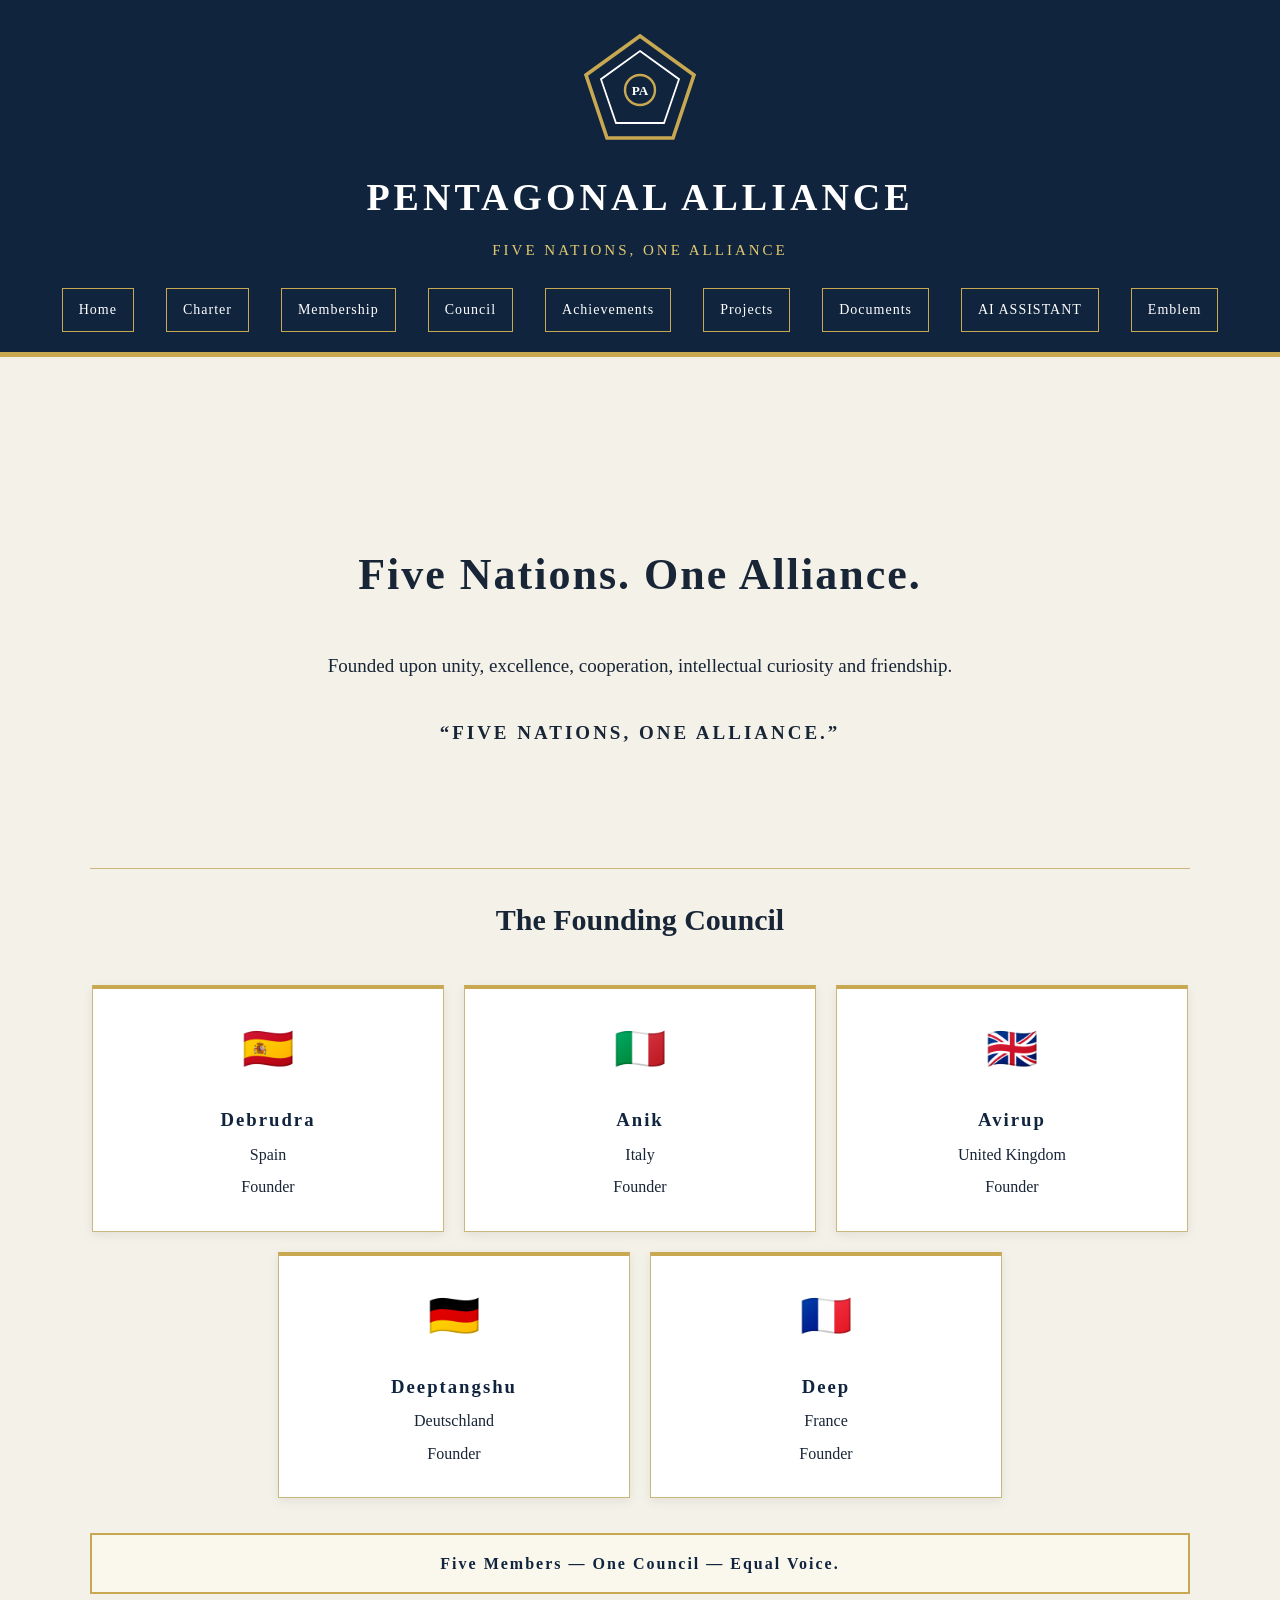
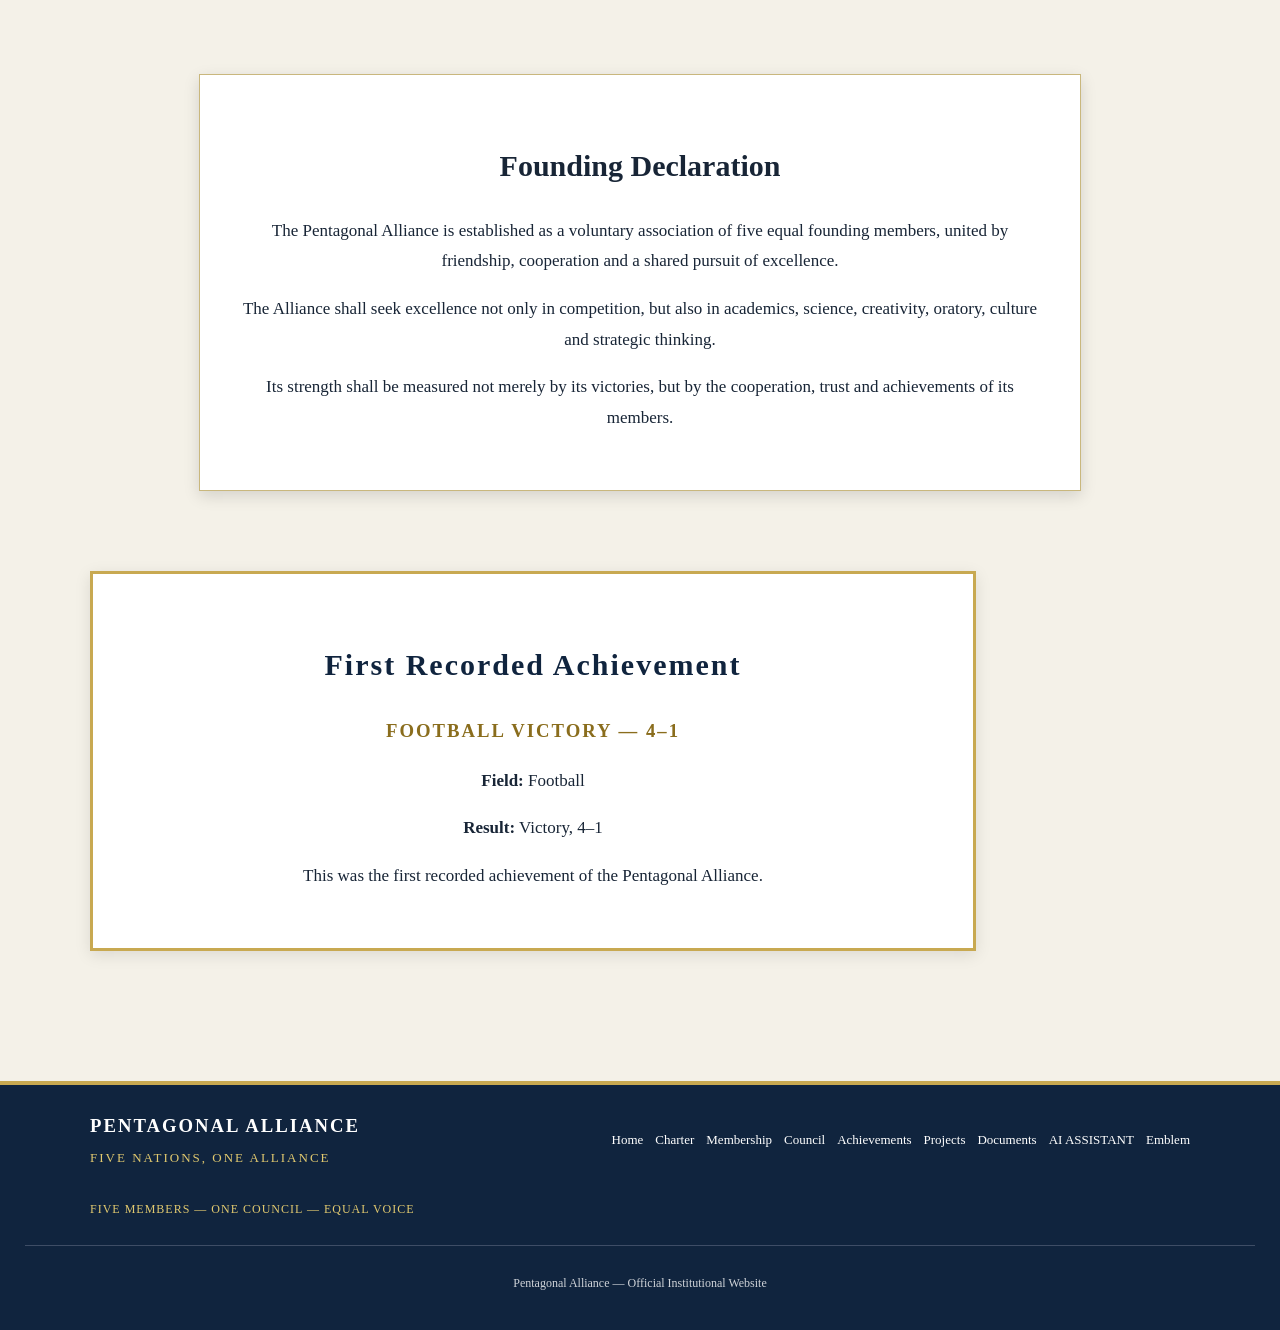
<file: index.html>
<!DOCTYPE html>
<html>

<head>
    <title>Pentagonal Alliance</title>
    <meta name="google-site-verification" content="V7TKDYLYKjox0ZuSymIshBcGemnYX03zlpI-O2CF2qI" />
    <link rel="stylesheet" href="style.css">
</head>

<body>

<header>
<div class="alliance-emblem">

    <svg viewBox="0 0 200 200" aria-label="Pentagonal Alliance emblem">

        <polygon
            points="100,10 190,75 155,180 45,180 10,75"
            fill="none"
            stroke="#c8a951"
            stroke-width="6"
        />

        <polygon
            points="100,35 165,82 140,155 60,155 35,82"
            fill="none"
            stroke="#ffffff"
            stroke-width="3"
        />

        <circle
            cx="100"
            cy="100"
            r="25"
            fill="none"
            stroke="#c8a951"
            stroke-width="4"
        />

        <text
            x="100"
            y="108"
            text-anchor="middle"
            fill="#ffffff"
            font-size="22"
            font-family="Georgia, serif"
            font-weight="bold">
            PA
        </text>

    </svg>

</div>
    <h1>PENTAGONAL ALLIANCE</h1>

    <p>FIVE NATIONS, ONE ALLIANCE</p>

    <nav>
        <a href="home.html">Home</a>
        <a href="charter.html">Charter</a>
        <a href="membership.html">Membership</a>
        <a href="council.html">Council</a>
        <a href="achievements.html">Achievements</a>
        <a href="projects.html">Projects</a>
        <a href="documents.html">Documents</a>
        <a href="ai.html">AI ASSISTANT</a>
        <a href="logo.html">Emblem</a>

    </nav>

</header>


<main>

    <!-- HERO SECTION -->

    <section class="hero">

        <h2>Five Nations. One Alliance.</h2>

        <p>
            Founded upon unity, excellence, cooperation,
            intellectual curiosity and friendship.
        </p>

        <p class="motto">
            “FIVE NATIONS, ONE ALLIANCE.”
        </p>

    </section>


    <!-- FOUNDING COUNCIL -->

    <section>

        <h2>The Founding Council</h2>

        <div class="founders">

            <div class="founder-card">
                <div class="flag">🇪🇸</div>
                <h3>Debrudra</h3>
                <p>Spain</p>
                <p>Founder</p>
            </div>

            <div class="founder-card">
                <div class="flag">🇮🇹</div>
                <h3>Anik</h3>
                <p>Italy</p>
                <p>Founder</p>
            </div>

            <div class="founder-card">
                <div class="flag">🇬🇧</div>
                <h3>Avirup</h3>
                <p>United Kingdom</p>
                <p>Founder</p>
            </div>

            <div class="founder-card">
                <div class="flag">🇩🇪</div>
                <h3>Deeptangshu</h3>
                <p>Deutschland</p>
                <p>Founder</p>
            </div>

            <div class="founder-card">
                <div class="flag">🇫🇷</div>
                <h3>Deep</h3>
                <p>France</p>
                <p>Founder</p>
            </div>

        </div>

        <p class="principle">
            Five Members — One Council — Equal Voice.
        </p>

    </section>


    <!-- FOUNDING DECLARATION -->

    <section class="declaration">

        <h2>Founding Declaration</h2>

        <p>
            The Pentagonal Alliance is established as a
            voluntary association of five equal founding members,
            united by friendship, cooperation and a shared pursuit
            of excellence.
        </p>

        <p>
            The Alliance shall seek excellence not only in
            competition, but also in academics, science,
            creativity, oratory, culture and strategic thinking.
        </p>

        <p>
            Its strength shall be measured not merely by its
            victories, but by the cooperation, trust and
            achievements of its members.
        </p>

    </section>


    <!-- FIRST ACHIEVEMENT -->

    <section class="achievement">

        <h2>First Recorded Achievement</h2>

        <h3>FOOTBALL VICTORY — 4–1</h3>

        <p>
            <strong>Field:</strong> Football
        </p>

        <p>
            <strong>Result:</strong> Victory, 4–1
        </p>

        <p>
            This was the first recorded achievement of the
            Pentagonal Alliance.
        </p>

    </section>

</main>


<footer>

    <div class="footer-inner">

        <div class="footer-brand">

            <h3>PENTAGONAL ALLIANCE</h3>

            <p>
                FIVE NATIONS, ONE ALLIANCE
            </p>

        </div>


        <div class="footer-links">

            <a href="home.html">Home</a>
            <a href="charter.html">Charter</a>
            <a href="membership.html">Membership</a>
            <a href="council.html">Council</a>
            <a href="achievements.html">Achievements</a>
            <a href="projects.html">Projects</a>
            <a href="documents.html">Documents</a>
            <a href="ai.html">AI ASSISTANT</a>
            <a href="logo.html">Emblem</a>

        </div>


        <div class="footer-principle">

            <p>
                FIVE MEMBERS — ONE COUNCIL — EQUAL VOICE
            </p>

        </div>

    </div>


    <div class="footer-bottom">

        <p>
             Pentagonal Alliance — Official Institutional Website
        </p>

    </div>

</footer>


</body>

</html>
</file>
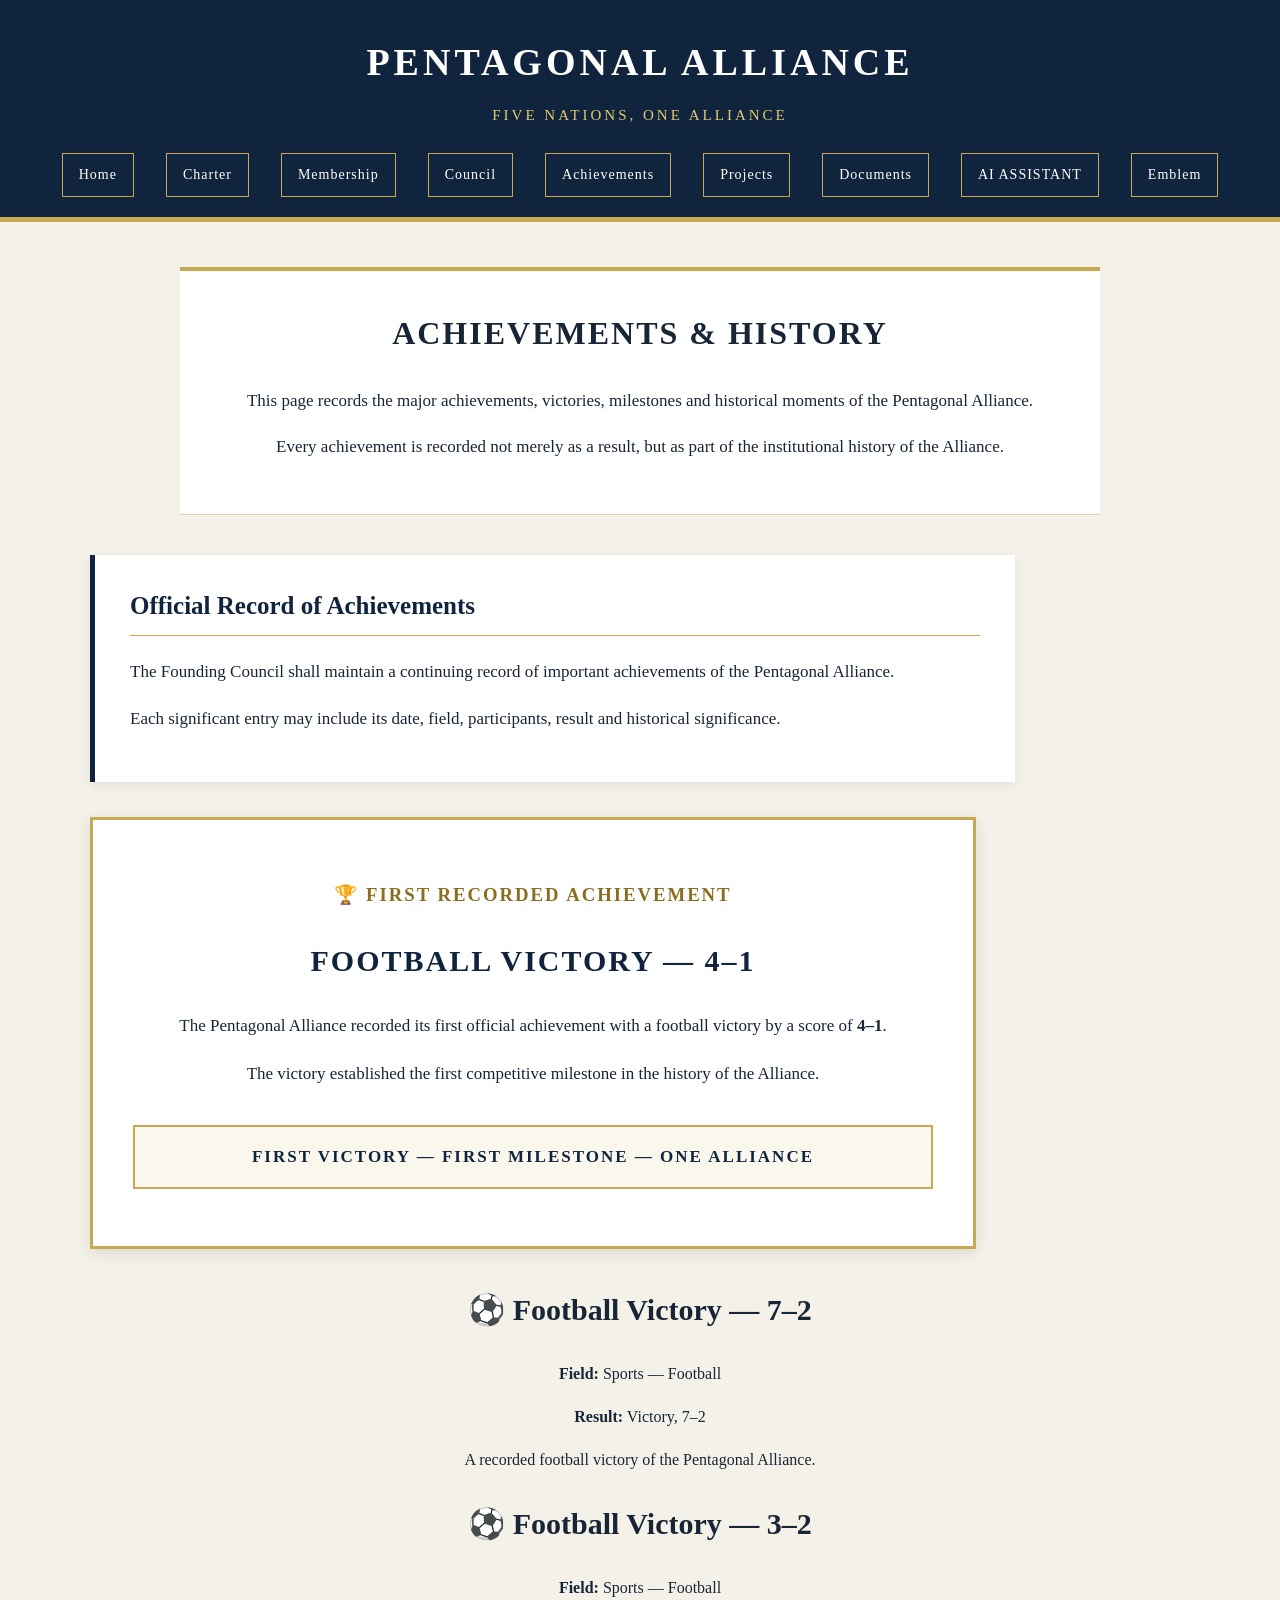
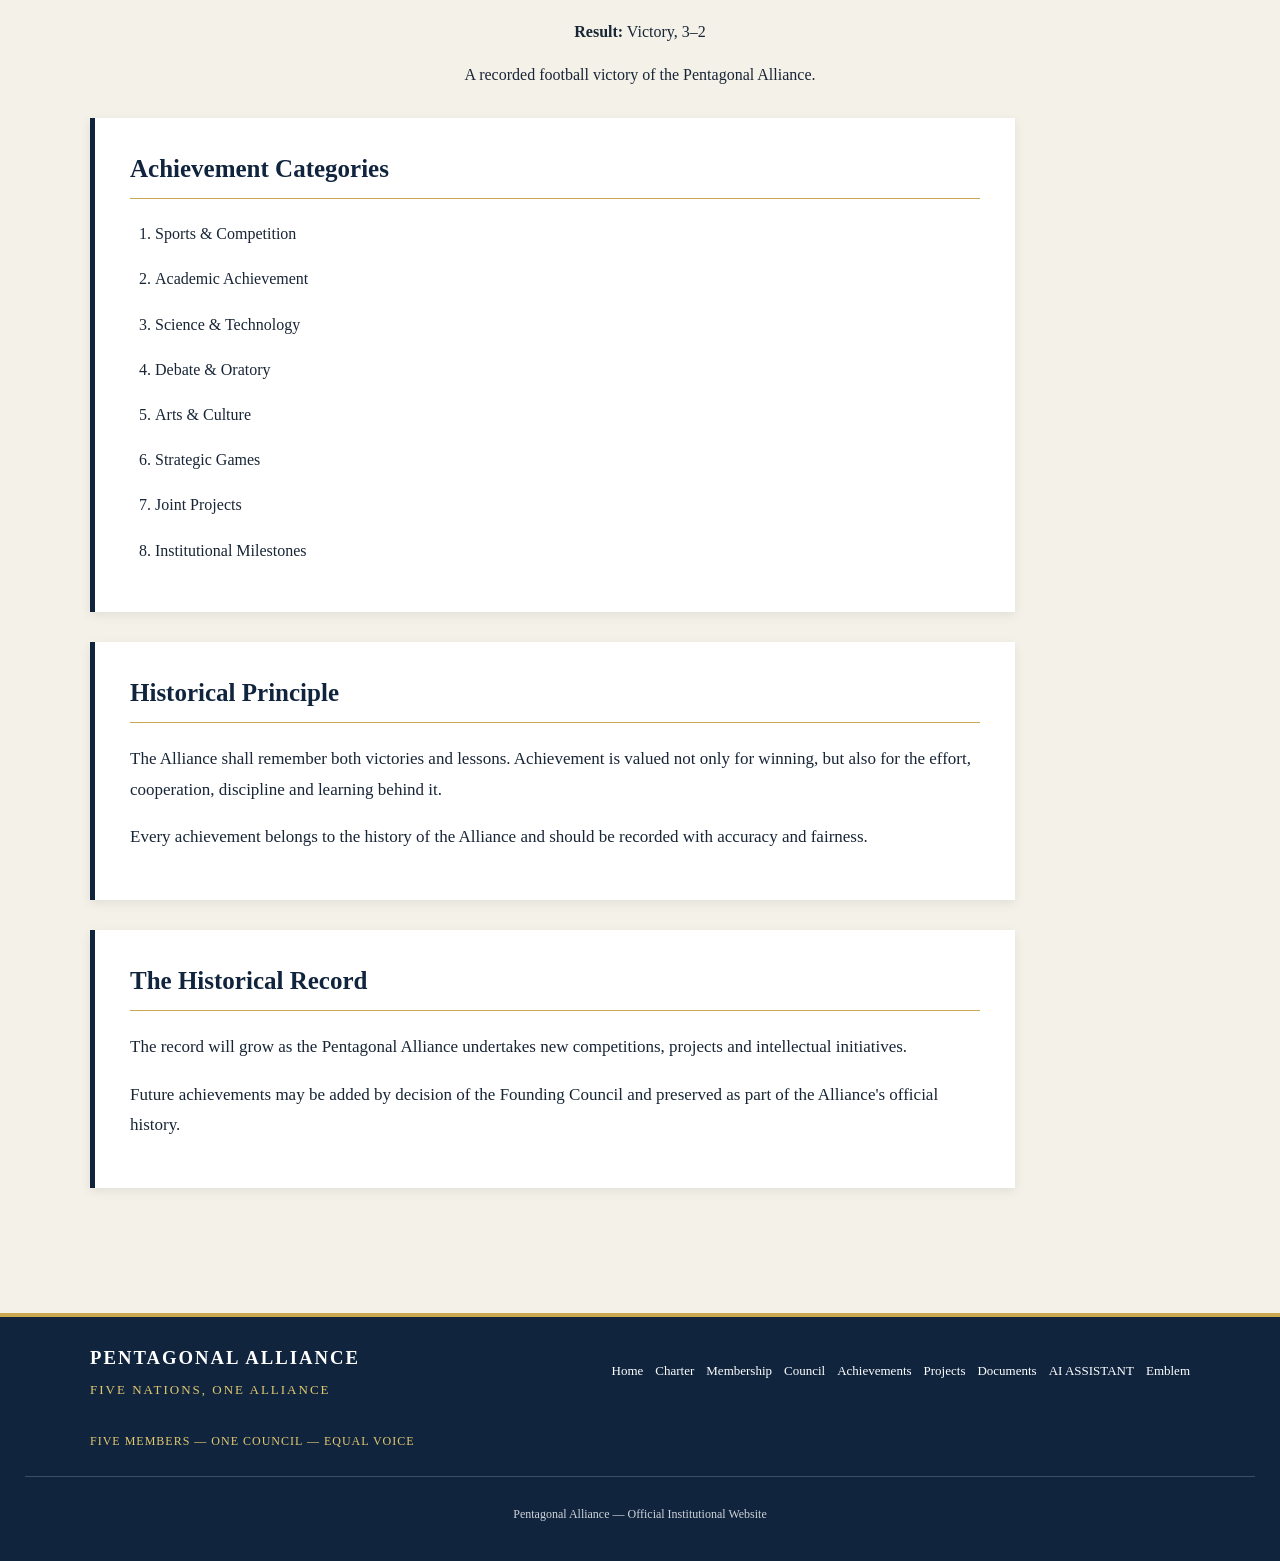
<file: achievements.html>
<!DOCTYPE html>
<html>
<head>
    <title>Achievements — Pentagonal Alliance</title>
    <link rel="stylesheet" href="style.css">
</head>

<body>

<header>
    <h1>PENTAGONAL ALLIANCE</h1>
    <p>FIVE NATIONS, ONE ALLIANCE</p>

    <nav>
        <a href="home.html">Home</a>
        <a href="charter.html">Charter</a>
        <a href="membership.html">Membership</a>
        <a href="council.html">Council</a>
        <a href="achievements.html">Achievements</a>
        <a href="projects.html">Projects</a>
        <a href="documents.html">Documents</a>
        <a href="ai.html">AI ASSISTANT</a>
        <a href="logo.html">Emblem</a>

    </nav>
</header>

<main>

    <section class="page-intro">

        <h2>ACHIEVEMENTS &amp; HISTORY</h2>

        <p>
            This page records the major achievements, victories,
            milestones and historical moments of the Pentagonal Alliance.
        </p>

        <p>
            Every achievement is recorded not merely as a result,
            but as part of the institutional history of the Alliance.
        </p>

    </section>


    <section class="article">

        <h2>Official Record of Achievements</h2>

        <p>
            The Founding Council shall maintain a continuing record of
            important achievements of the Pentagonal Alliance.
        </p>

        <p>
            Each significant entry may include its date, field,
            participants, result and historical significance.
        </p>

    </section>


    <section class="achievement">

        <h3>🏆 FIRST RECORDED ACHIEVEMENT</h3>

        <h2>FOOTBALL VICTORY — 4–1</h2>

        <p>
            The Pentagonal Alliance recorded its first official
            achievement with a football victory by a score of
            <strong>4–1</strong>.
        </p>

        <p>
            The victory established the first competitive milestone
            in the history of the Alliance.
        </p>

        <p class="principle">
            FIRST VICTORY — FIRST MILESTONE — ONE ALLIANCE
        </p>

    </section>
    <section class="achievement-card">
    <h2>⚽ Football Victory — 7–2</h2>
    <p><strong>Field:</strong> Sports — Football</p>
    <p><strong>Result:</strong> Victory, 7–2</p>
    <p>A recorded football victory of the Pentagonal Alliance.</p>
</section>

<section class="achievement-card">
    <h2>⚽ Football Victory — 3–2</h2>
    <p><strong>Field:</strong> Sports — Football</p>
    <p><strong>Result:</strong> Victory, 3–2</p>
    <p>A recorded football victory of the Pentagonal Alliance.</p>
</section>


    <section class="article">

        <h2>Achievement Categories</h2>

        <ol>
            <li>Sports &amp; Competition</li>
            <li>Academic Achievement</li>
            <li>Science &amp; Technology</li>
            <li>Debate &amp; Oratory</li>
            <li>Arts &amp; Culture</li>
            <li>Strategic Games</li>
            <li>Joint Projects</li>
            <li>Institutional Milestones</li>
        </ol>

    </section>


    <section class="article">

        <h2>Historical Principle</h2>

        <p>
            The Alliance shall remember both victories and lessons.
            Achievement is valued not only for winning, but also for
            the effort, cooperation, discipline and learning behind it.
        </p>

        <p>
            Every achievement belongs to the history of the Alliance
            and should be recorded with accuracy and fairness.
        </p>

    </section>


    <section class="article">

        <h2>The Historical Record</h2>

        <p>
            The record will grow as the Pentagonal Alliance undertakes
            new competitions, projects and intellectual initiatives.
        </p>

        <p>
            Future achievements may be added by decision of the
            Founding Council and preserved as part of the Alliance's
            official history.
        </p>

    </section>

</main>


<footer>

    <div class="footer-inner">

        <div class="footer-brand">

            <h3>PENTAGONAL ALLIANCE</h3>

            <p>
                FIVE NATIONS, ONE ALLIANCE
            </p>

        </div>


        <div class="footer-links">

            <a href="home.html">Home</a>
            <a href="charter.html">Charter</a>
            <a href="membership.html">Membership</a>
            <a href="council.html">Council</a>
            <a href="achievements.html">Achievements</a>
            <a href="projects.html">Projects</a>
            <a href="documents.html">Documents</a>
            <a href="ai.html">AI ASSISTANT</a>
            <a href="logo.html">Emblem</a>


        </div>


        <div class="footer-principle">

            <p>
                FIVE MEMBERS — ONE COUNCIL — EQUAL VOICE
            </p>

        </div>

    </div>


    <div class="footer-bottom">

        <p>
             Pentagonal Alliance — Official Institutional Website
        </p>

    </div>

</footer>

</body>
</html>
</file>
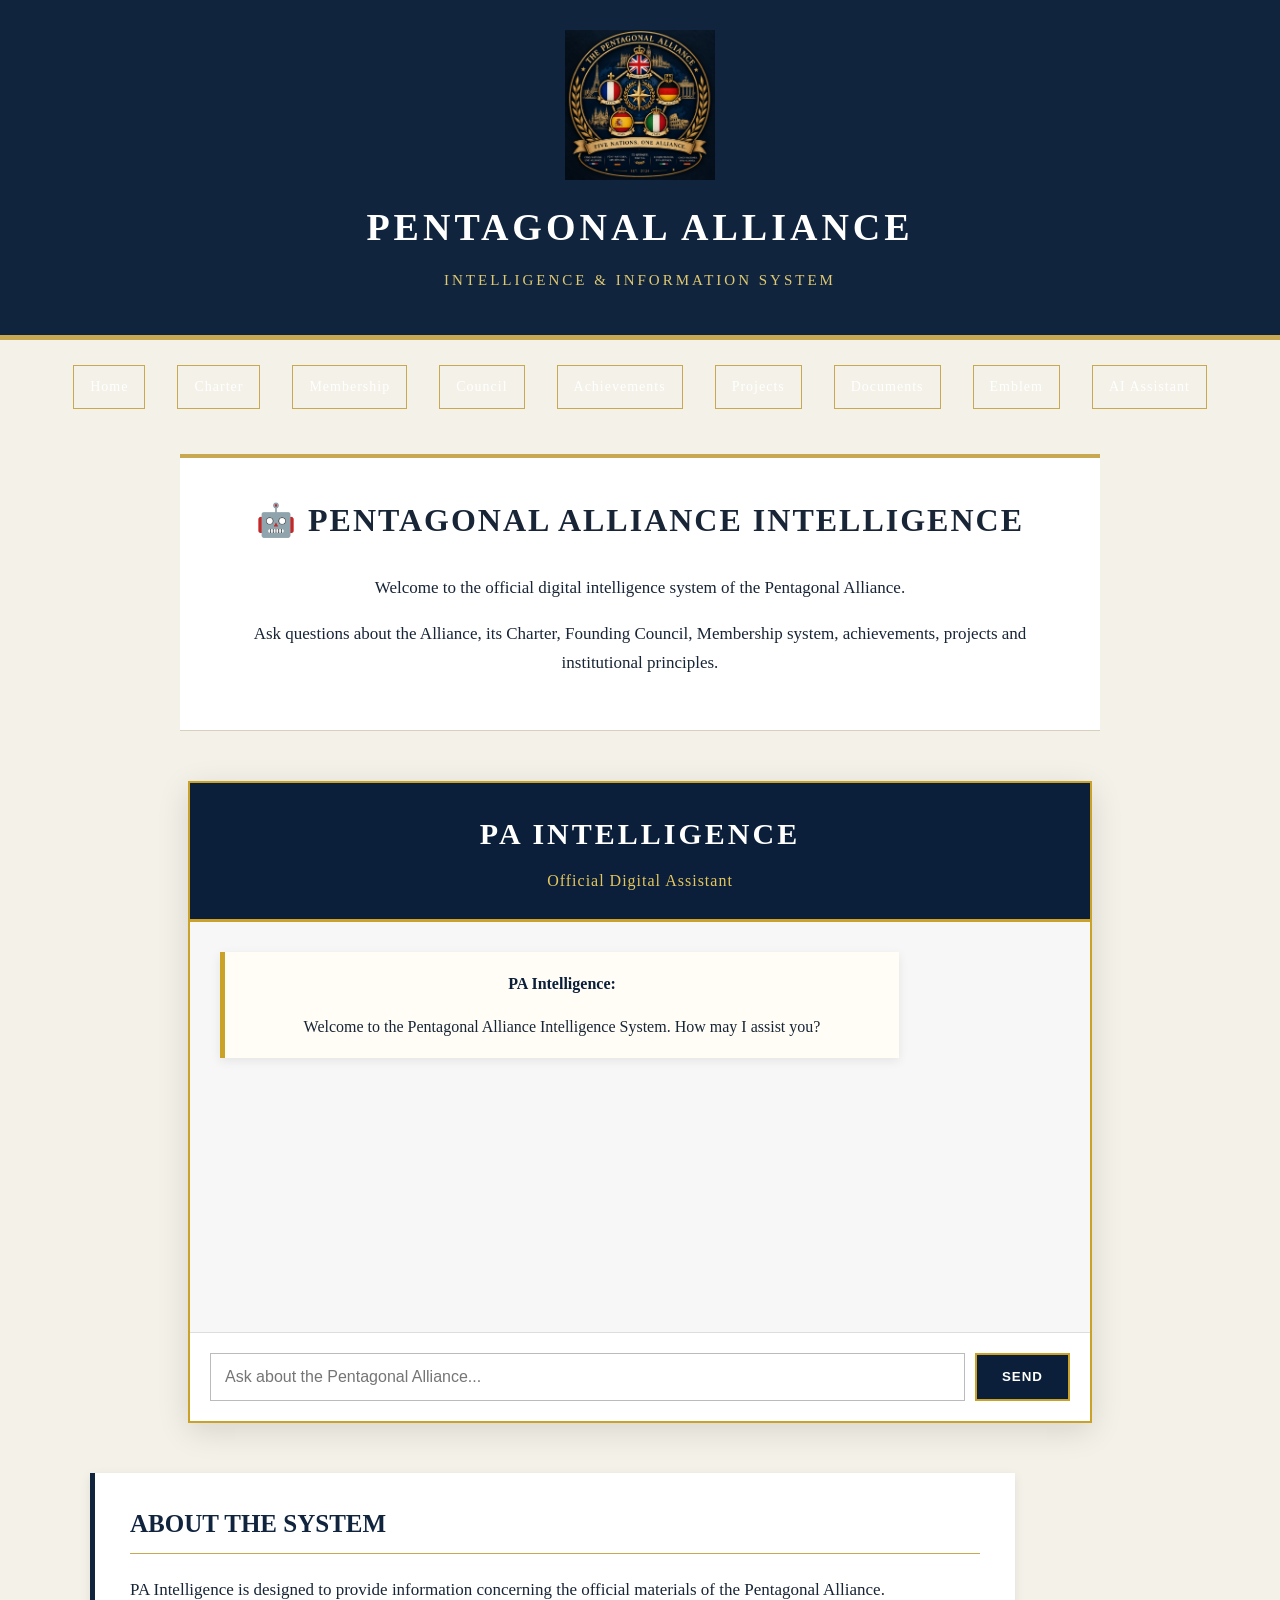
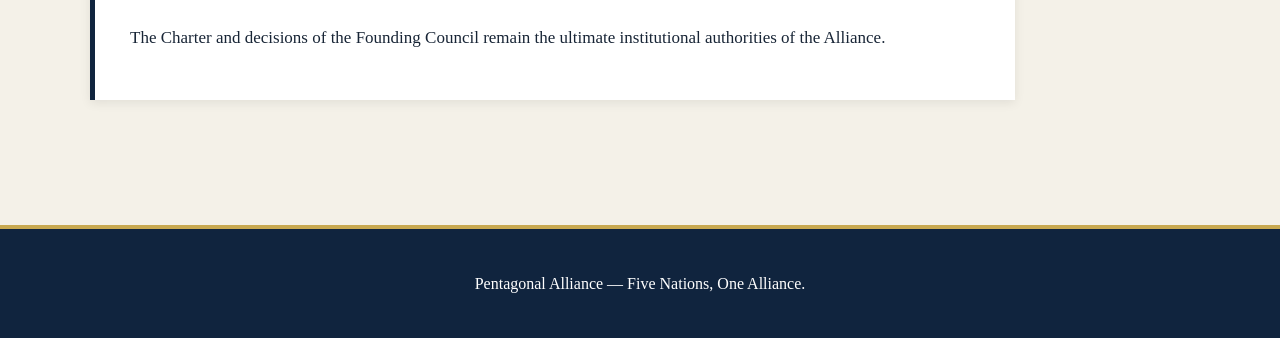
<file: ai.html>
<!DOCTYPE html>
<html lang="en">
<head>
    <meta charset="UTF-8">

    <title>Pentagonal Alliance Intelligence</title>

    <link rel="stylesheet" href="style.css">
</head>

<body>

<header class="site-header">

    <div class="official-logo">
        <img src="PENTAGONALALLIANCELOGO.png"
             alt="Official Pentagonal Alliance Logo">
    </div>

    <h1>PENTAGONAL ALLIANCE</h1>

    <p class="header-subtitle">
        INTELLIGENCE & INFORMATION SYSTEM
    </p>

</header>


<nav class="main-nav">

    <a href="home.html">Home</a>
    <a href="charter.html">Charter</a>
    <a href="membership.html">Membership</a>
    <a href="council.html">Council</a>
    <a href="achievements.html">Achievements</a>
    <a href="projects.html">Projects</a>
    <a href="documents.html">Documents</a>
    <a href="logo.html">Emblem</a>
    <a href="ai.html">AI Assistant</a>

</nav>


<main class="page-content">

    <section class="page-intro">

        <h2>🤖 PENTAGONAL ALLIANCE INTELLIGENCE</h2>

        <p>
            Welcome to the official digital intelligence system
            of the Pentagonal Alliance.
        </p>

        <p>
            Ask questions about the Alliance, its Charter,
            Founding Council, Membership system, achievements,
            projects and institutional principles.
        </p>

    </section>


    <section class="ai-panel">

        <div class="ai-header">
            <h2>PA INTELLIGENCE</h2>
            <p>Official Digital Assistant</p>
        </div>


        <div class="chat-window">

            <div class="bot-message">

                <strong>PA Intelligence:</strong>

                <p>
                    Welcome to the Pentagonal Alliance Intelligence
                    System. How may I assist you?
                </p>

            </div>

        </div>


        <div class="chat-input-area">

            <input
                type="text"
                id="userInput"
                placeholder="Ask about the Pentagonal Alliance..."
            >

            <button id="sendButton">
                SEND
            </button>

        </div>

    </section>


    <section class="article">

        <h2>ABOUT THE SYSTEM</h2>

        <p>
            PA Intelligence is designed to provide information
            concerning the official materials of the Pentagonal
            Alliance.
        </p>

        <p>
            The Charter and decisions of the Founding Council remain
            the ultimate institutional authorities of the Alliance.
        </p>

    </section>

</main>


<footer class="site-footer">

    <p>
         Pentagonal Alliance — Five Nations, One Alliance.
    </p>

</footer>
<script src="knowledge.js"></script>
<script>

const input = document.getElementById("userInput");
const sendButton = document.getElementById("sendButton");
const chatWindow = document.querySelector(".chat-window");

function addUserMessage(text) {

    const message = document.createElement("div");

    message.className = "user-message";

    message.textContent = text;

    chatWindow.appendChild(message);

    chatWindow.scrollTop = chatWindow.scrollHeight;
}


function addBotMessage(text) {

    const message = document.createElement("div");

    message.className = "bot-message";

    message.innerHTML = "<strong>PA Intelligence:</strong><p>" + text + "</p>";

    chatWindow.appendChild(message);

    chatWindow.scrollTop = chatWindow.scrollHeight;
}


function getResponse(question) {

    const q = question.toLowerCase().trim();

    // BASIC IDENTITY
    if (
        q.includes("what is the pentagonal alliance") ||
        q.includes("what is pentagonal alliance") ||
        q.includes("tell me about the alliance")
    ) {
        return `The Pentagonal Alliance is an alliance founded by five members: ${PA_KNOWLEDGE.identity.founders.join(", ")}. Its official motto is "${PA_KNOWLEDGE.identity.motto}".`;
    }

    // FOUNDERS
    if (
        q.includes("founders") ||
        q.includes("founding members") ||
        q.includes("five founders")
    ) {
        return "The five Founding Members are: " +
            PA_KNOWLEDGE.identity.founders.join("; ") + ".";
    }

    // MOTTO
    if (q.includes("motto")) {
        return `The official motto of the Pentagonal Alliance is: "${PA_KNOWLEDGE.identity.motto}"`;
    }

    // FOOTBALL ACHIEVEMENTS
if (
    q.includes("football achievements") ||
    q.includes("football victories") ||
    q.includes("football wins") ||
    q.includes("football matches won")
) {
    return "The recorded football victories of the Pentagonal Alliance are: " +
        PA_KNOWLEDGE.achievements.footballVictories.join(" ");
}
// FIRST ACHIEVEMENT
    if (
        q.includes("first achievement") ||
        q.includes("first victory") ||
        q.includes("4-1") ||
        q.includes("4–1")
    ) {
        return PA_KNOWLEDGE.achievements.first;
    }

    // COUNCIL
    if (
        q.includes("founding council") ||
        q.includes("council")
    ) {
        return PA_KNOWLEDGE.governance.council;
    }

    // PRINCIPLES
    if (
        q.includes("principles") ||
        q.includes("values")
    ) {
        return "The Alliance's principles are: " +
            PA_KNOWLEDGE.principles.join(", ") + ".";
    }

    // OBJECTIVES
    if (
        q.includes("objectives") ||
        q.includes("goals")
    ) {
        return "The Alliance's objectives include: " +
            PA_KNOWLEDGE.objectives.join("; ") + ".";
    }

    // MEMBERSHIP
    if (q.includes("membership")) {
        return PA_KNOWLEDGE.membership.generalRule +
            " The three stages are " +
            PA_KNOWLEDGE.membership.stages.join(", ") +
            ". Final admission requires unanimous approval of all five Founding Council members.";
    }

    // JOINING
    if (
        q.includes("join the alliance") ||
        q.includes("become a member") ||
        q.includes("how to join")
    ) {
        return PA_KNOWLEDGE.membership.selfNomination +
            " The process consists of Nomination, Scrutiny and Formal Decision. " +
            PA_KNOWLEDGE.membership.unanimity;
    }

    // NOMINATION
    if (
        q.includes("nomination") ||
        q.includes("nominate")
    ) {
        return "The nomination standards include: " +
            PA_KNOWLEDGE.membership.nominationCriteria.join(", ") + ".";
    }

    // SCRUTINY
    if (
        q.includes("scrutiny") ||
        q.includes("scrutiny stage")
    ) {
        return "The Scrutiny Stage includes: " +
            PA_KNOWLEDGE.membership.scrutinyCriteria.join(", ") + ".";
    }

    // UNANIMITY
    if (
        q.includes("unanimous") ||
        q.includes("5/5") ||
        q.includes("five out of five")
    ) {
        return PA_KNOWLEDGE.membership.unanimity;
    }

    // AUTOMATIC MEMBERSHIP
    if (
        q.includes("automatic membership") ||
        q.includes("automatic admission")
    ) {
        return PA_KNOWLEDGE.membership.automaticAdmission;
    }

    // AREAS OF COOPERATION
    if (
        q.includes("areas of cooperation") ||
        q.includes("areas") ||
        q.includes("cooperation")
    ) {
        return "The official areas of cooperation are: " +
            PA_KNOWLEDGE.cooperation.areas.join(", ") + ".";
    }

    // SPORTS
    if (q.includes("sports")) {
        return PA_KNOWLEDGE.cooperation.sports;
    }

    // SCIENCE
    if (
        q.includes("science") ||
        q.includes("technology")
    ) {
        return PA_KNOWLEDGE.cooperation.science;
    }

    // GOVERNANCE
    if (
        q.includes("governance") ||
        q.includes("how is the alliance governed")
    ) {
        return PA_KNOWLEDGE.governance.council +
            " " +
            PA_KNOWLEDGE.governance.voting +
            " " +
            PA_KNOWLEDGE.governance.presidency;
    }

    // PRESIDENCY
    if (
        q.includes("president") ||
        q.includes("presidency") ||
        q.includes("chairperson")
    ) {
        return PA_KNOWLEDGE.governance.presidency;
    }

    // SECRETARIAT
    if (q.includes("secretariat")) {
        return PA_KNOWLEDGE.governance.secretariat;
    }

    // SUMMIT
    if (
        q.includes("summit") ||
        q.includes("official meeting")
    ) {
        return PA_KNOWLEDGE.governance.summit;
    }

    // VOTING
    if (
        q.includes("vote") ||
        q.includes("voting")
    ) {
        return PA_KNOWLEDGE.governance.voting;
    }

    // DISPUTES
    if (
        q.includes("dispute") ||
        q.includes("argument") ||
        q.includes("conflict")
    ) {
        return PA_KNOWLEDGE.charter.articleVI;
    }

    // PROJECTS
    if (
        q.includes("project") ||
        q.includes("projects")
    ) {
        return PA_KNOWLEDGE.projects.rule +
            " A project should identify: " +
            PA_KNOWLEDGE.projects.recommendedStructure.join(", ") + ".";
    }

    // SYMBOLS
    if (
        q.includes("symbol") ||
        q.includes("emblem") ||
        q.includes("flag")
    ) {
        return PA_KNOWLEDGE.symbols.official +
            " " +
            PA_KNOWLEDGE.symbols.approval;
    }

    // ANNUAL REVIEW
    if (q.includes("annual review")) {
        return PA_KNOWLEDGE.continuity.annualReview;
    }

    // CONTINUITY
    if (
        q.includes("dissolve") ||
        q.includes("dissolution") ||
        q.includes("end the alliance")
    ) {
        return PA_KNOWLEDGE.continuity.rule;
    }

    // ARTICLE QUESTIONS

let articleNumber = null;

// Numeric articles: Article 6, Article 17, etc.
const numericMatch = q.match(/article\s+(\d+)/i);

if (numericMatch) {
    articleNumber = Number(numericMatch[1]);
}

// Roman-numeral articles: Article VI, Article XVII, etc.
if (!articleNumber) {
    const romanMatch = q.match(/article\s+([ivxlcdm]+)/i);

    if (romanMatch) {
        articleNumber = romanToNumber(romanMatch[1]);
    }
}

// Convert number to Roman numeral
const romanNumerals = [
    "", "I", "II", "III", "IV", "V", "VI", "VII", "VIII", "IX", "X",
    "XI", "XII", "XIII", "XIV", "XV", "XVI", "XVII", "XVIII", "XIX", "XX",
    "XXI", "XXII", "XXIII", "XXIV", "XXV", "XXVI", "XXVII", "XXVIII",
    "XXIX", "XXX", "XXXI"
];

if (
    articleNumber &&
    articleNumber >= 1 &&
    articleNumber <= 31
) {

    const romanNumeral = romanNumerals[articleNumber];
    const articleKey = "article" + romanNumeral;

    if (PA_KNOWLEDGE.charter[articleKey]) {
        return `Article ${romanNumeral}: ${PA_KNOWLEDGE.charter[articleKey]}`;
    }
}
    // GREETINGS
    if (
        q === "hello" ||
        q === "hi" ||
        q === "hey" ||
        q === "greetings"
    ) {
        return "Greetings. Welcome to the Pentagonal Alliance Intelligence System. How may I assist you?";
    }

    // DEFAULT
    return "I could not find a specific answer in the current Pentagonal Alliance knowledge base. Try asking about the Charter, Founding Council, Membership, Motto, Governance, Projects, Achievements, Symbols or Articles I–XXXI.";
}
function romanToNumber(roman) {

    const values = {
        i: 1,
        v: 5,
        x: 10,
        l: 50,
        c: 100
    };

    roman = roman.toLowerCase();

    let total = 0;
    let previous = 0;

    for (let i = roman.length - 1; i >= 0; i--) {

        const value = values[roman[i]];

        if (!value) {
            return null;
        }

        if (value < previous) {
            total -= value;
        } else {
            total += value;
        }

        previous = value;
    }

    return total;
}

function sendMessage() {

    const question = input.value.trim();

    if (question === "") {
        return;
    }

    addUserMessage(question);

    const response = getResponse(question);

    setTimeout(function() {
        addBotMessage(response);
    }, 400);

    input.value = "";

    input.focus();
}


sendButton.addEventListener("click", sendMessage);


input.addEventListener("keydown", function(event) {

    if (event.key === "Enter") {

        sendMessage();

    }

});

</script>
</body>
</html>
</file>
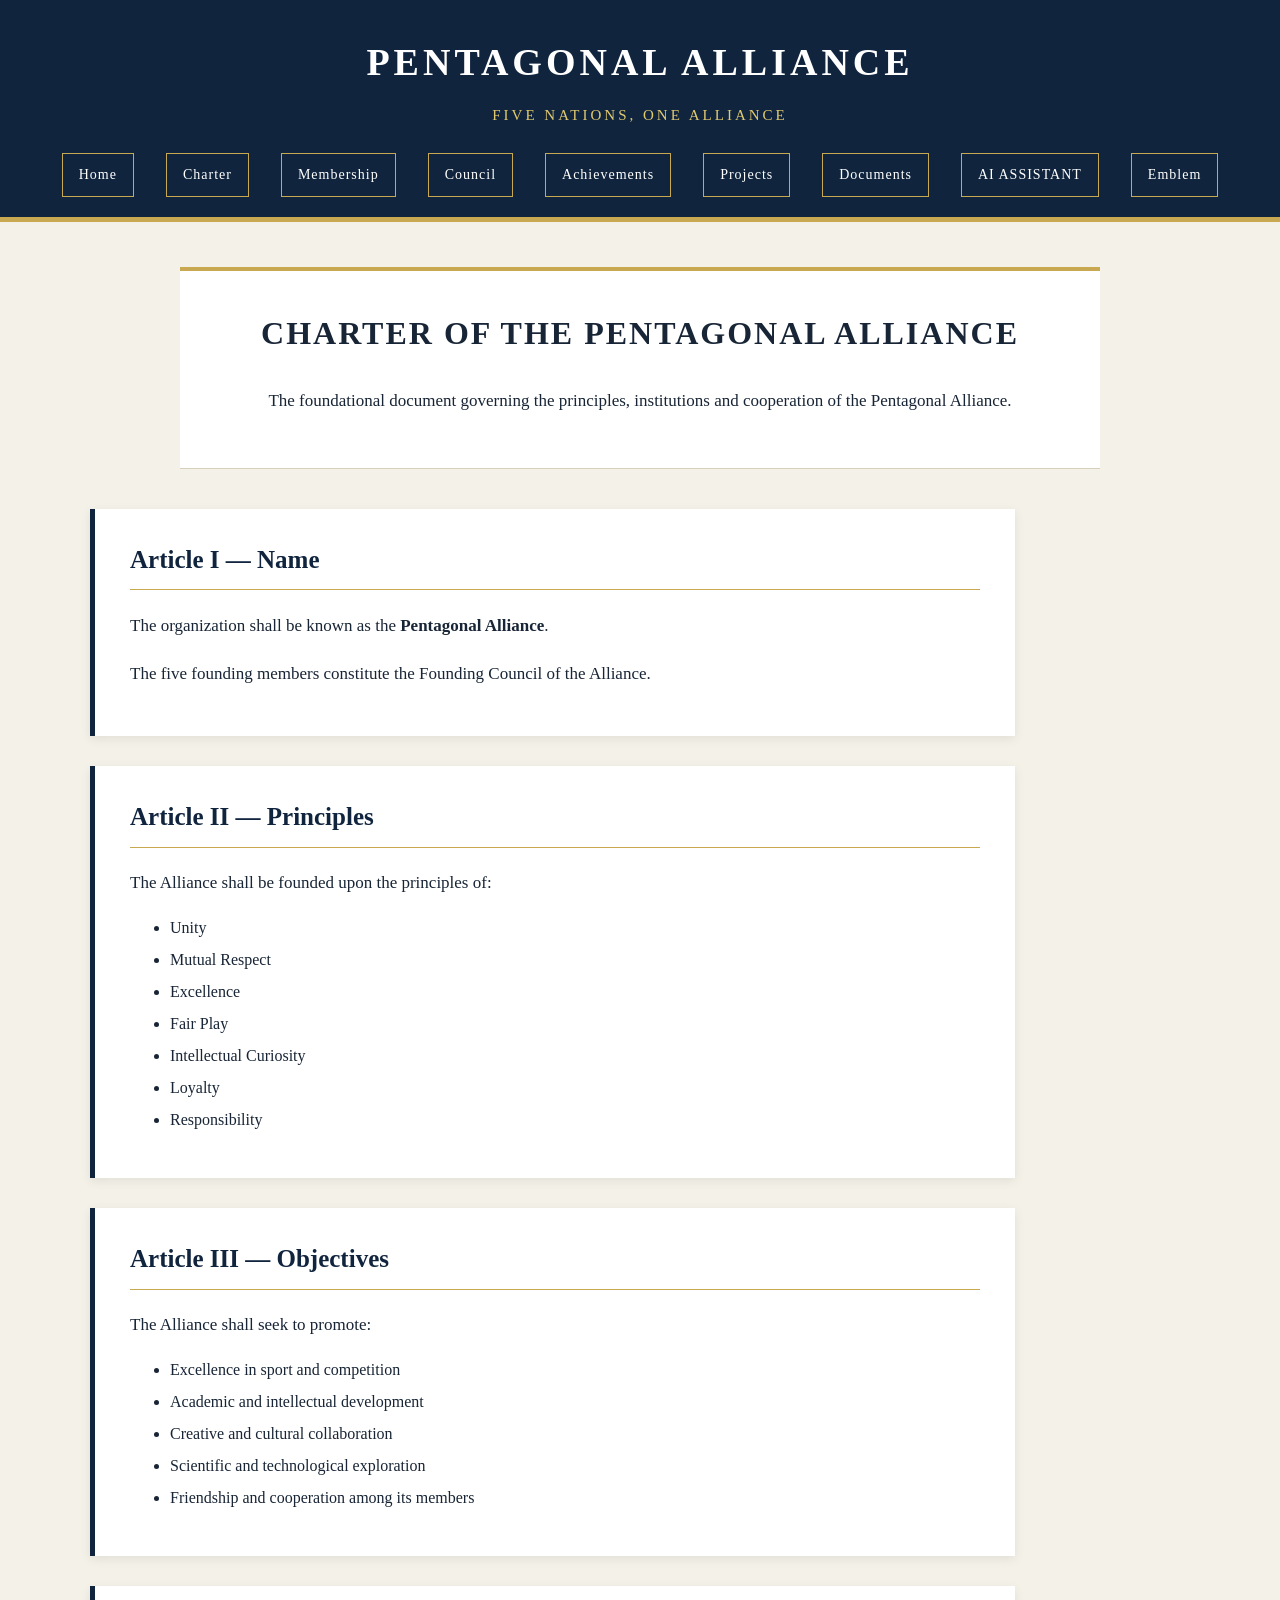
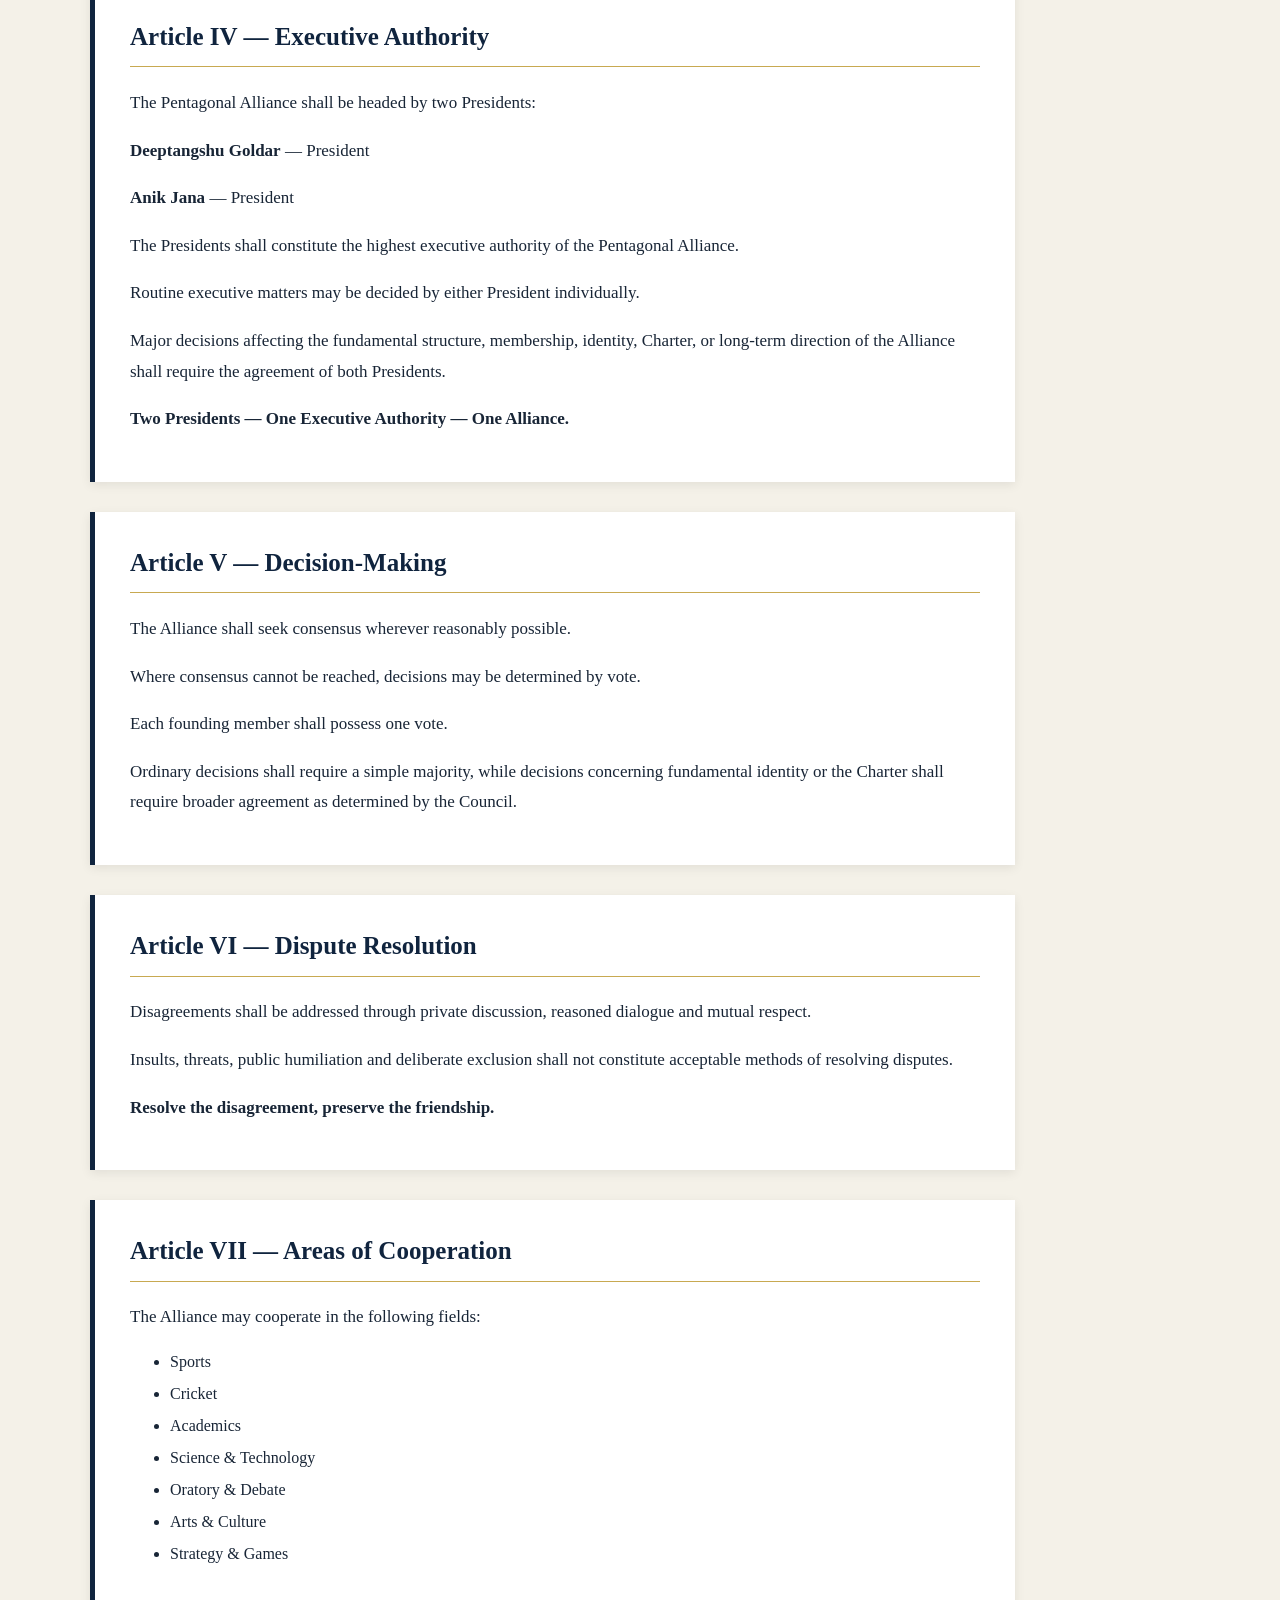
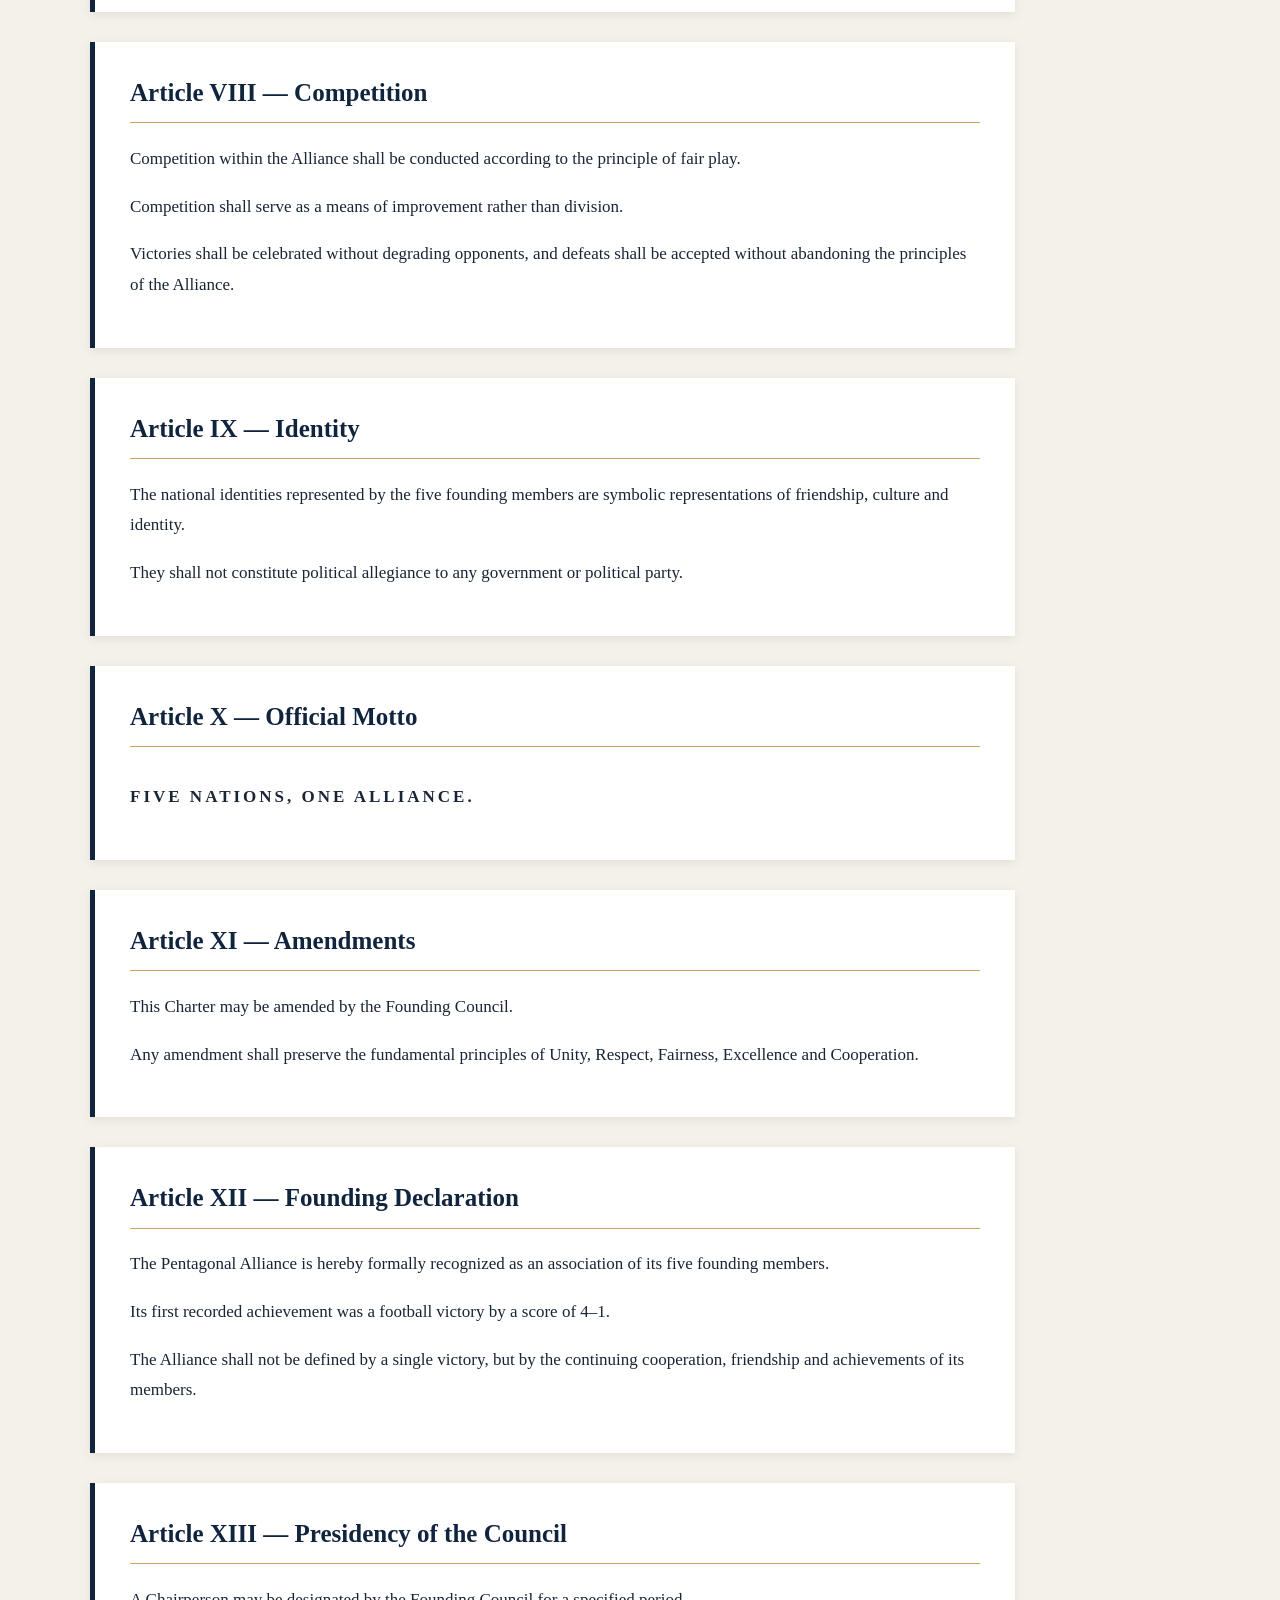
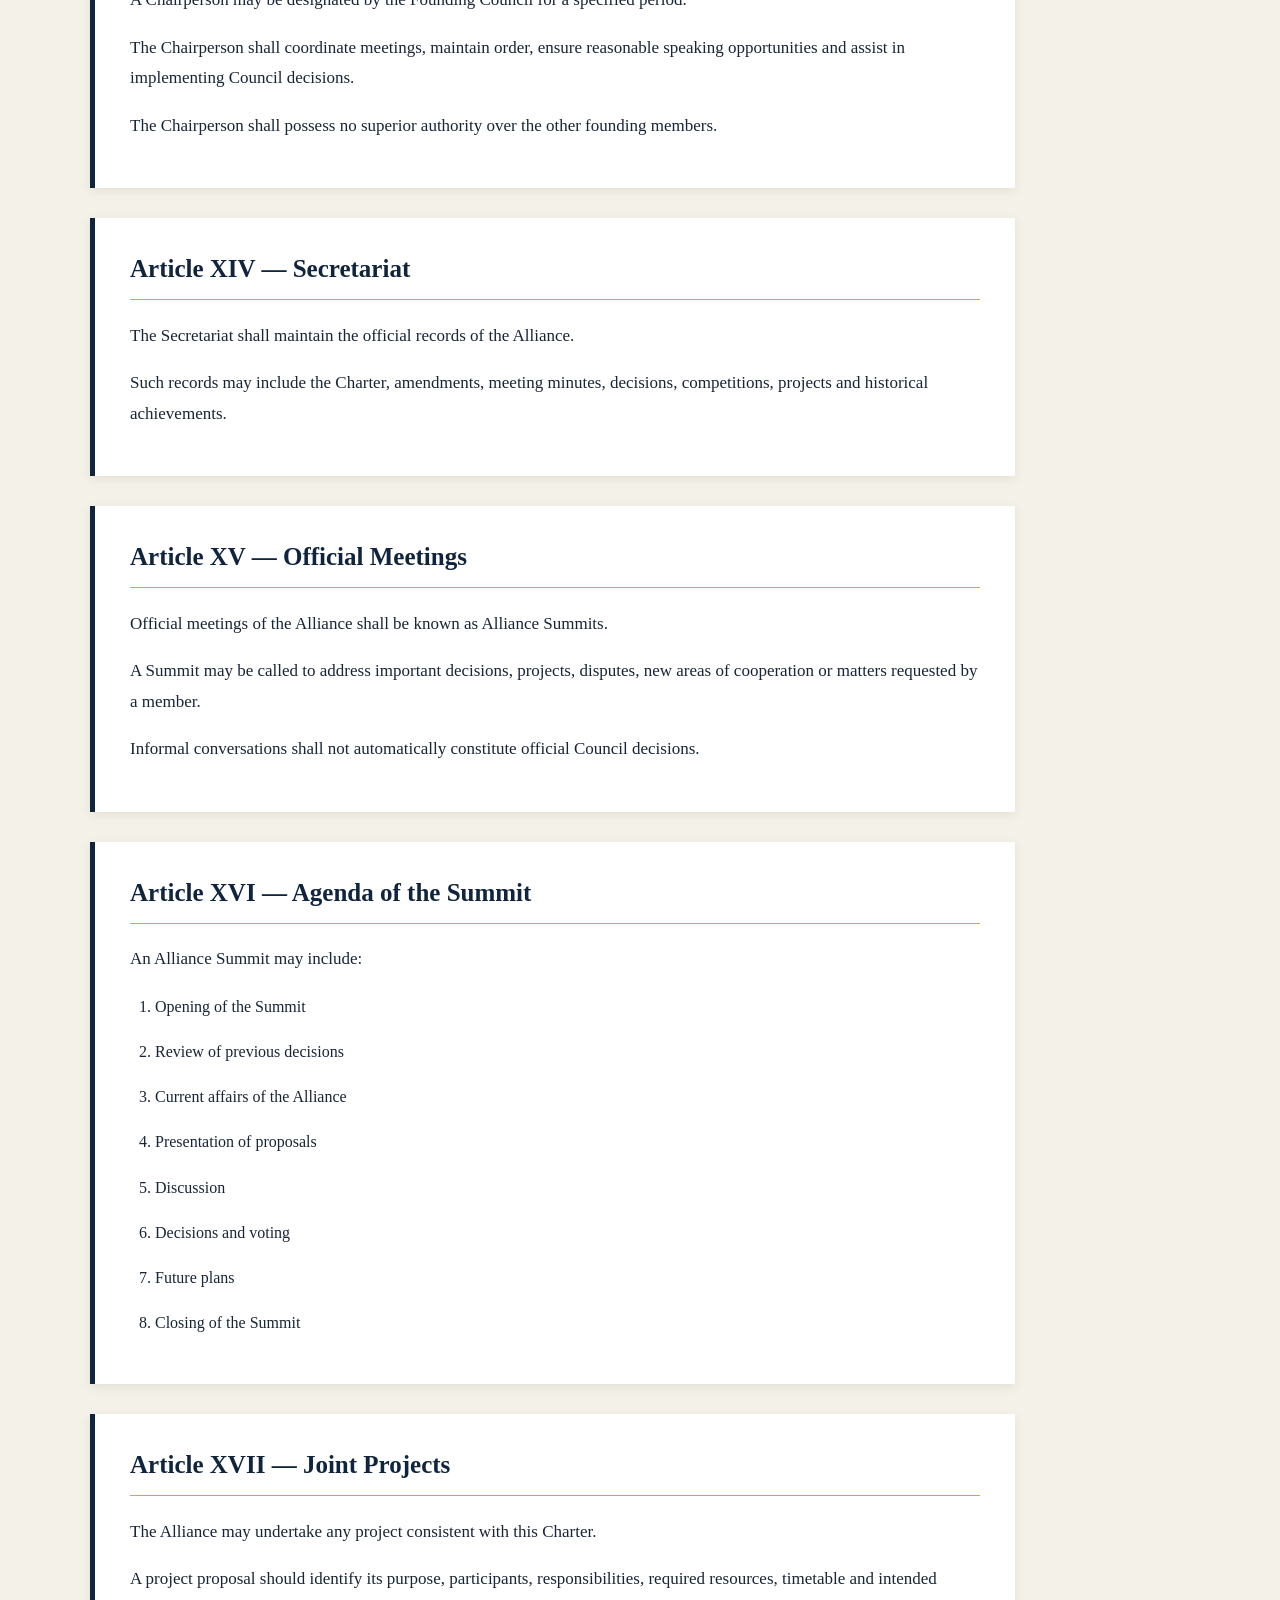
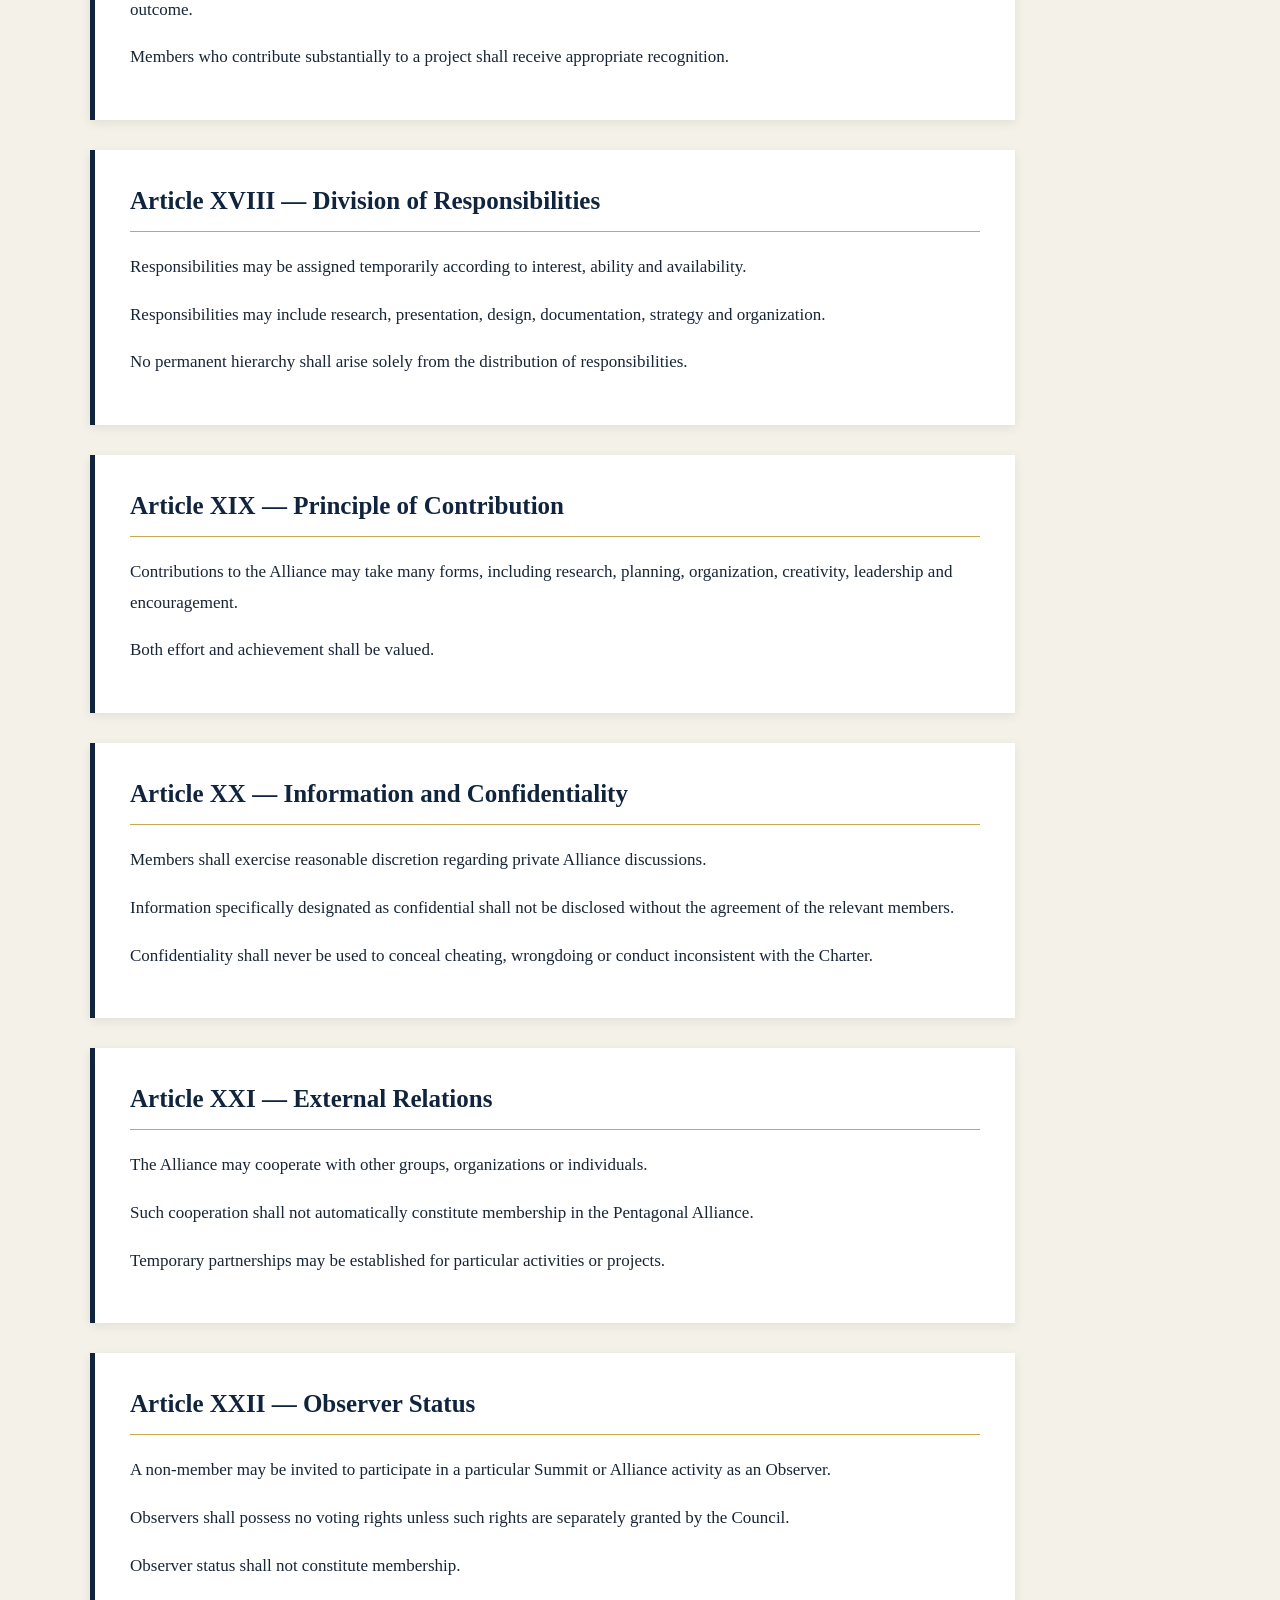
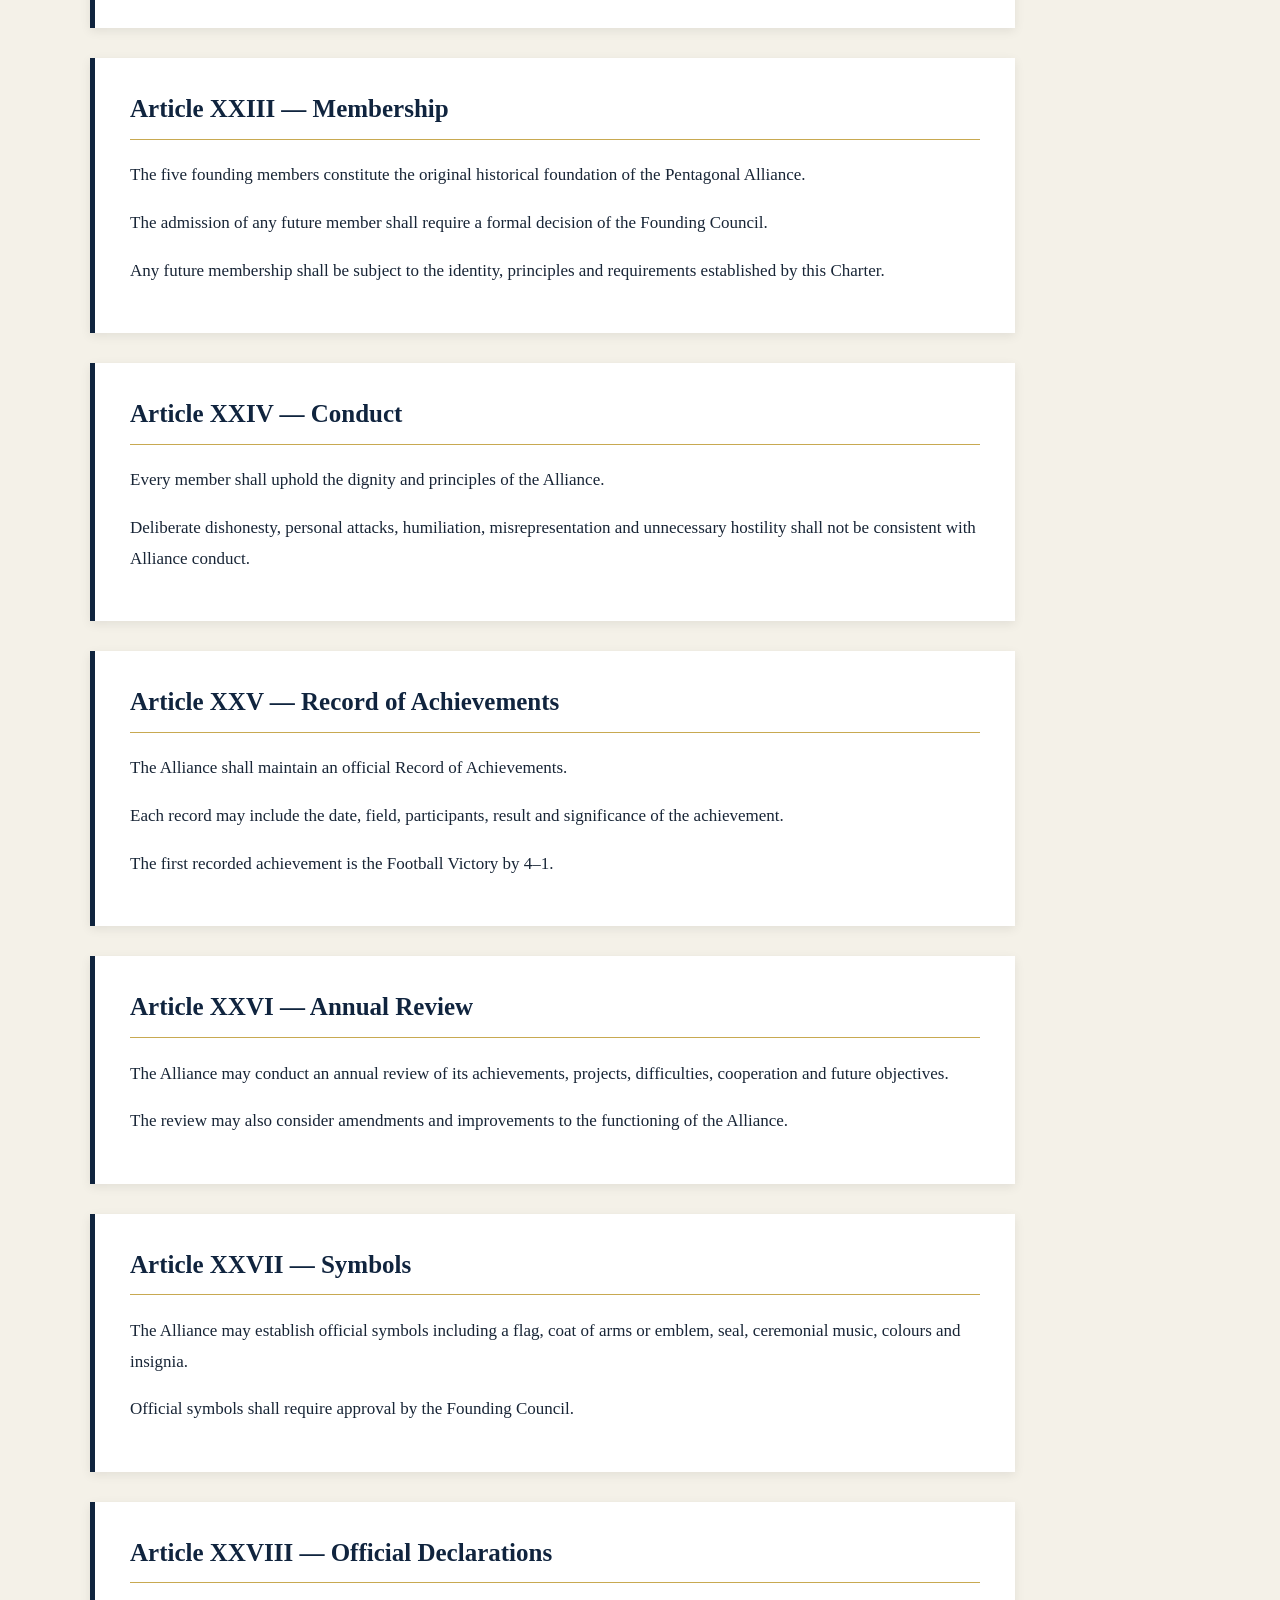
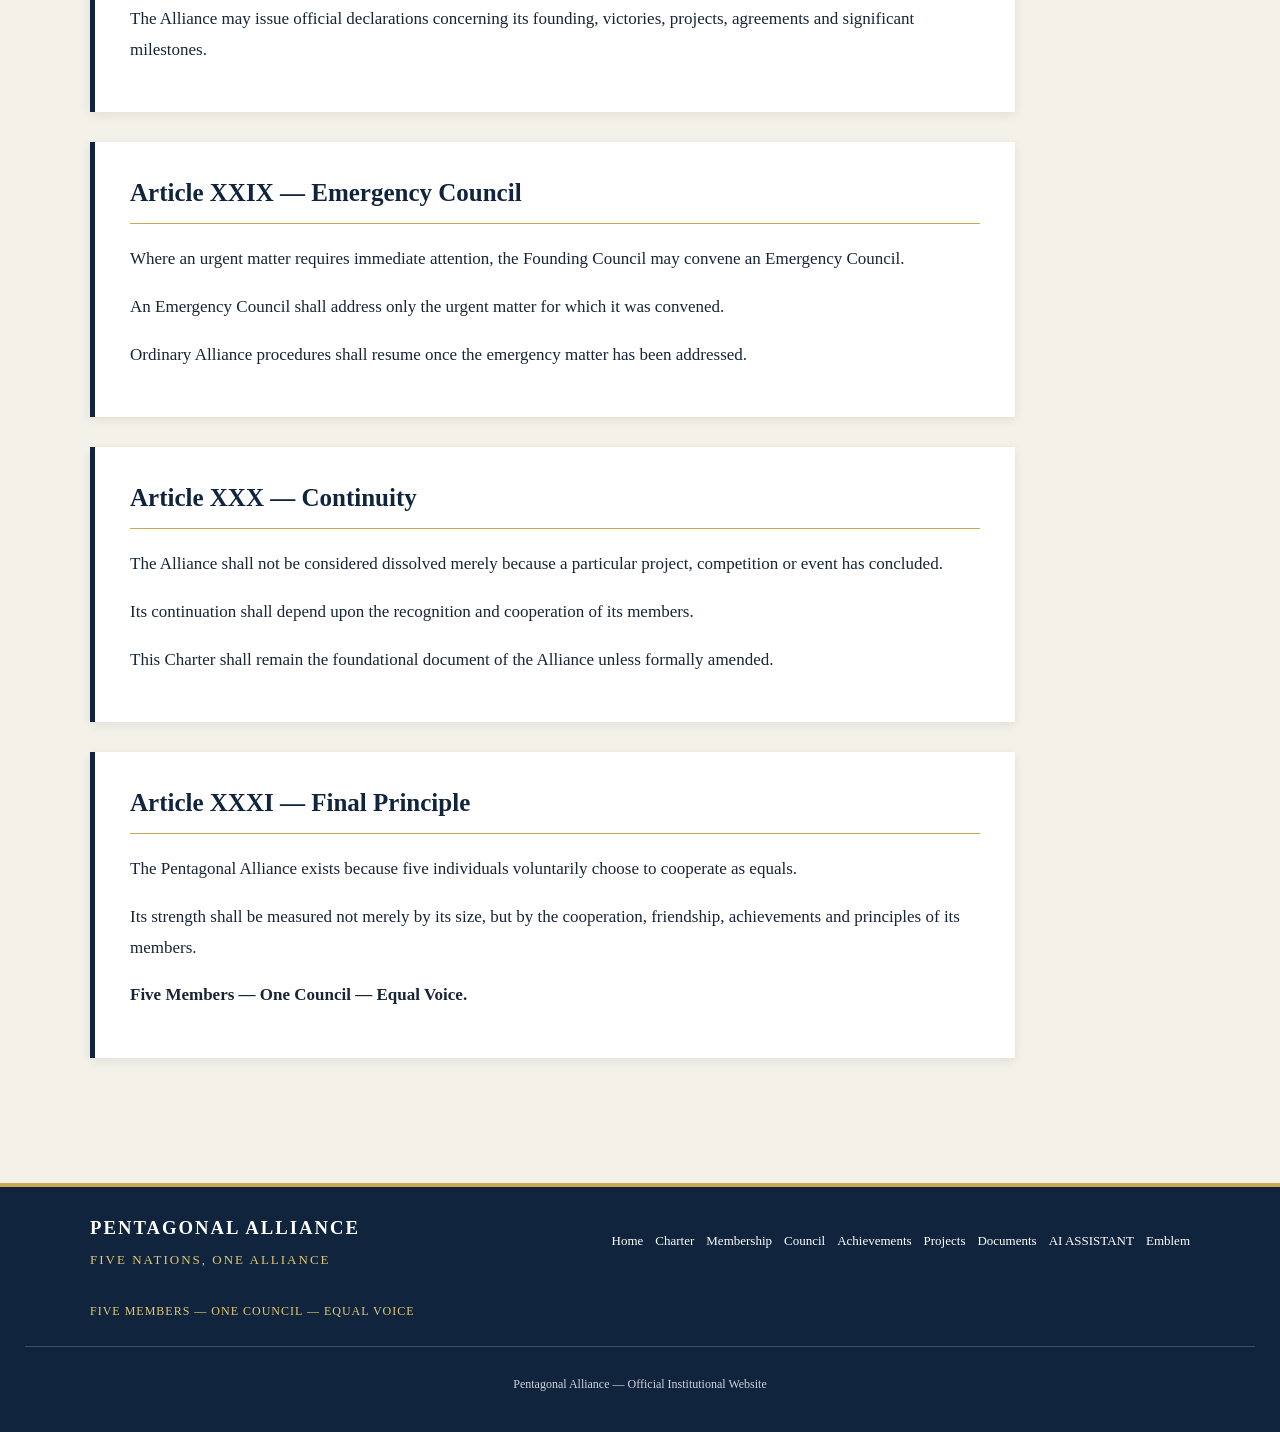
<file: charter.html>
<!DOCTYPE html>
<html>

<head>
    <title>Charter — Pentagonal Alliance</title>
    <link rel="stylesheet" href="style.css">
</head>

<body>

<header>

    <h1>PENTAGONAL ALLIANCE</h1>

    <p>FIVE NATIONS, ONE ALLIANCE</p>

    <nav>
        <a href="home.html">Home</a>
        <a href="charter.html">Charter</a>
        <a href="membership.html">Membership</a>
        <a href="council.html">Council</a>
        <a href="achievements.html">Achievements</a>
        <a href="projects.html">Projects</a>
        <a href="documents.html">Documents</a>
        <a href="ai.html">AI ASSISTANT</a>
        <a href="logo.html">Emblem</a>

    </nav>

</header>


<main>

    <section class="page-intro">

        <h2>CHARTER OF THE PENTAGONAL ALLIANCE</h2>

        <p>
            The foundational document governing the principles,
            institutions and cooperation of the Pentagonal Alliance.
        </p>

    </section>


    <!-- ARTICLE I -->

    <section class="article">

        <h2>Article I — Name</h2>

        <p>
            The organization shall be known as the
            <strong>Pentagonal Alliance</strong>.
        </p>

        <p>
            The five founding members constitute the
            Founding Council of the Alliance.
        </p>

    </section>


    <!-- ARTICLE II -->

    <section class="article">

        <h2>Article II — Principles</h2>

        <p>
            The Alliance shall be founded upon the principles of:
        </p>

        <ul>
            <li>Unity</li>
            <li>Mutual Respect</li>
            <li>Excellence</li>
            <li>Fair Play</li>
            <li>Intellectual Curiosity</li>
            <li>Loyalty</li>
            <li>Responsibility</li>
        </ul>

    </section>


    <!-- ARTICLE III -->

    <section class="article">

        <h2>Article III — Objectives</h2>

        <p>
            The Alliance shall seek to promote:
        </p>

        <ul>
            <li>Excellence in sport and competition</li>
            <li>Academic and intellectual development</li>
            <li>Creative and cultural collaboration</li>
            <li>Scientific and technological exploration</li>
            <li>Friendship and cooperation among its members</li>
        </ul>

    </section>


    <!-- ARTICLE IV -->

    <section class="article">

        <h2>Article IV — Executive Authority</h2>

<p>
    The Pentagonal Alliance shall be headed by two Presidents:
</p>

<p>
    <strong>Deeptangshu Goldar</strong> — President
</p>

<p>
    <strong>Anik Jana</strong> — President
</p>

<p>
    The Presidents shall constitute the highest executive authority
    of the Pentagonal Alliance.
</p>

<p>
    Routine executive matters may be decided by either President
    individually.
</p>

<p>
    Major decisions affecting the fundamental structure, membership,
    identity, Charter, or long-term direction of the Alliance shall
    require the agreement of both Presidents.
</p>

<p>
    <strong>
        Two Presidents — One Executive Authority — One Alliance.
    </strong>
</p>

    </section>


    <!-- ARTICLE V -->

    <section class="article">

        <h2>Article V — Decision-Making</h2>

        <p>
            The Alliance shall seek consensus wherever reasonably
            possible.
        </p>

        <p>
            Where consensus cannot be reached, decisions may be
            determined by vote.
        </p>

        <p>
            Each founding member shall possess one vote.
        </p>

        <p>
            Ordinary decisions shall require a simple majority,
            while decisions concerning fundamental identity or
            the Charter shall require broader agreement as
            determined by the Council.
        </p>

    </section>


    <!-- ARTICLE VI -->

    <section class="article">

        <h2>Article VI — Dispute Resolution</h2>

        <p>
            Disagreements shall be addressed through private
            discussion, reasoned dialogue and mutual respect.
        </p>

        <p>
            Insults, threats, public humiliation and deliberate
            exclusion shall not constitute acceptable methods of
            resolving disputes.
        </p>

        <p>
            <strong>
                Resolve the disagreement, preserve the friendship.
            </strong>
        </p>

    </section>


    <!-- ARTICLE VII -->

    <section class="article">

        <h2>Article VII — Areas of Cooperation</h2>

        <p>
            The Alliance may cooperate in the following fields:
        </p>

        <ul>
            <li>Sports</li>
            <li>Cricket</li>
            <li>Academics</li>
            <li>Science &amp; Technology</li>
            <li>Oratory &amp; Debate</li>
            <li>Arts &amp; Culture</li>
            <li>Strategy &amp; Games</li>
        </ul>

    </section>


    <!-- ARTICLE VIII -->

    <section class="article">

        <h2>Article VIII — Competition</h2>

        <p>
            Competition within the Alliance shall be conducted
            according to the principle of fair play.
        </p>

        <p>
            Competition shall serve as a means of improvement
            rather than division.
        </p>

        <p>
            Victories shall be celebrated without degrading
            opponents, and defeats shall be accepted without
            abandoning the principles of the Alliance.
        </p>

    </section>


    <!-- ARTICLE IX -->

    <section class="article">

        <h2>Article IX — Identity</h2>

        <p>
            The national identities represented by the five
            founding members are symbolic representations of
            friendship, culture and identity.
        </p>

        <p>
            They shall not constitute political allegiance to
            any government or political party.
        </p>

    </section>


    <!-- ARTICLE X -->

    <section class="article">

        <h2>Article X — Official Motto</h2>

        <p class="motto">
            FIVE NATIONS, ONE ALLIANCE.
        </p>

    </section>


    <!-- ARTICLE XI -->

    <section class="article">

        <h2>Article XI — Amendments</h2>

        <p>
            This Charter may be amended by the Founding Council.
        </p>

        <p>
            Any amendment shall preserve the fundamental
            principles of Unity, Respect, Fairness, Excellence
            and Cooperation.
        </p>

    </section>
        <!-- ARTICLE XII -->

    <section class="article">

        <h2>Article XII — Founding Declaration</h2>

        <p>
            The Pentagonal Alliance is hereby formally recognized
            as an association of its five founding members.
        </p>

        <p>
            Its first recorded achievement was a football victory
            by a score of 4–1.
        </p>

        <p>
            The Alliance shall not be defined by a single victory,
            but by the continuing cooperation, friendship and
            achievements of its members.
        </p>

    </section>


    <!-- ARTICLE XIII -->

    <section class="article">

        <h2>Article XIII — Presidency of the Council</h2>

        <p>
            A Chairperson may be designated by the Founding Council
            for a specified period.
        </p>

        <p>
            The Chairperson shall coordinate meetings, maintain
            order, ensure reasonable speaking opportunities and
            assist in implementing Council decisions.
        </p>

        <p>
            The Chairperson shall possess no superior authority
            over the other founding members.
        </p>

    </section>


    <!-- ARTICLE XIV -->

    <section class="article">

        <h2>Article XIV — Secretariat</h2>

        <p>
            The Secretariat shall maintain the official records
            of the Alliance.
        </p>

        <p>
            Such records may include the Charter, amendments,
            meeting minutes, decisions, competitions, projects
            and historical achievements.
        </p>

    </section>


    <!-- ARTICLE XV -->

    <section class="article">

        <h2>Article XV — Official Meetings</h2>

        <p>
            Official meetings of the Alliance shall be known as
            Alliance Summits.
        </p>

        <p>
            A Summit may be called to address important decisions,
            projects, disputes, new areas of cooperation or matters
            requested by a member.
        </p>

        <p>
            Informal conversations shall not automatically
            constitute official Council decisions.
        </p>

    </section>


    <!-- ARTICLE XVI -->

    <section class="article">

        <h2>Article XVI — Agenda of the Summit</h2>

        <p>
            An Alliance Summit may include:
        </p>

        <ol>
            <li>Opening of the Summit</li>
            <li>Review of previous decisions</li>
            <li>Current affairs of the Alliance</li>
            <li>Presentation of proposals</li>
            <li>Discussion</li>
            <li>Decisions and voting</li>
            <li>Future plans</li>
            <li>Closing of the Summit</li>
        </ol>

    </section>


    <!-- ARTICLE XVII -->

    <section class="article">

        <h2>Article XVII — Joint Projects</h2>

        <p>
            The Alliance may undertake any project consistent
            with this Charter.
        </p>

        <p>
            A project proposal should identify its purpose,
            participants, responsibilities, required resources,
            timetable and intended outcome.
        </p>

        <p>
            Members who contribute substantially to a project
            shall receive appropriate recognition.
        </p>

    </section>


    <!-- ARTICLE XVIII -->

    <section class="article">

        <h2>Article XVIII — Division of Responsibilities</h2>

        <p>
            Responsibilities may be assigned temporarily according
            to interest, ability and availability.
        </p>

        <p>
            Responsibilities may include research, presentation,
            design, documentation, strategy and organization.
        </p>

        <p>
            No permanent hierarchy shall arise solely from the
            distribution of responsibilities.
        </p>

    </section>


    <!-- ARTICLE XIX -->

    <section class="article">

        <h2>Article XIX — Principle of Contribution</h2>

        <p>
            Contributions to the Alliance may take many forms,
            including research, planning, organization, creativity,
            leadership and encouragement.
        </p>

        <p>
            Both effort and achievement shall be valued.
        </p>

    </section>


    <!-- ARTICLE XX -->

    <section class="article">

        <h2>Article XX — Information and Confidentiality</h2>

        <p>
            Members shall exercise reasonable discretion regarding
            private Alliance discussions.
        </p>

        <p>
            Information specifically designated as confidential
            shall not be disclosed without the agreement of the
            relevant members.
        </p>

        <p>
            Confidentiality shall never be used to conceal cheating,
            wrongdoing or conduct inconsistent with the Charter.
        </p>

    </section>


    <!-- ARTICLE XXI -->

    <section class="article">

        <h2>Article XXI — External Relations</h2>

        <p>
            The Alliance may cooperate with other groups,
            organizations or individuals.
        </p>

        <p>
            Such cooperation shall not automatically constitute
            membership in the Pentagonal Alliance.
        </p>

        <p>
            Temporary partnerships may be established for
            particular activities or projects.
        </p>

    </section>


    <!-- ARTICLE XXII -->

    <section class="article">

        <h2>Article XXII — Observer Status</h2>

        <p>
            A non-member may be invited to participate in a
            particular Summit or Alliance activity as an Observer.
        </p>

        <p>
            Observers shall possess no voting rights unless such
            rights are separately granted by the Council.
        </p>

        <p>
            Observer status shall not constitute membership.
        </p>

    </section>


    <!-- ARTICLE XXIII -->

    <section class="article">

        <h2>Article XXIII — Membership</h2>

        <p>
            The five founding members constitute the original
            historical foundation of the Pentagonal Alliance.
        </p>

        <p>
            The admission of any future member shall require a
            formal decision of the Founding Council.
        </p>

        <p>
            Any future membership shall be subject to the identity,
            principles and requirements established by this Charter.
        </p>

    </section>


    <!-- ARTICLE XXIV -->

    <section class="article">

        <h2>Article XXIV — Conduct</h2>

        <p>
            Every member shall uphold the dignity and principles
            of the Alliance.
        </p>

        <p>
            Deliberate dishonesty, personal attacks, humiliation,
            misrepresentation and unnecessary hostility shall not
            be consistent with Alliance conduct.
        </p>

    </section>


    <!-- ARTICLE XXV -->

    <section class="article">

        <h2>Article XXV — Record of Achievements</h2>

        <p>
            The Alliance shall maintain an official Record of
            Achievements.
        </p>

        <p>
            Each record may include the date, field, participants,
            result and significance of the achievement.
        </p>

        <p>
            The first recorded achievement is the Football Victory
            by 4–1.
        </p>

    </section>


    <!-- ARTICLE XXVI -->

    <section class="article">

        <h2>Article XXVI — Annual Review</h2>

        <p>
            The Alliance may conduct an annual review of its
            achievements, projects, difficulties, cooperation
            and future objectives.
        </p>

        <p>
            The review may also consider amendments and improvements
            to the functioning of the Alliance.
        </p>

    </section>


    <!-- ARTICLE XXVII -->

    <section class="article">

        <h2>Article XXVII — Symbols</h2>

        <p>
            The Alliance may establish official symbols including
            a flag, coat of arms or emblem, seal, ceremonial music,
            colours and insignia.
        </p>

        <p>
            Official symbols shall require approval by the
            Founding Council.
        </p>

    </section>


    <!-- ARTICLE XXVIII -->

    <section class="article">

        <h2>Article XXVIII — Official Declarations</h2>

        <p>
            The Alliance may issue official declarations concerning
            its founding, victories, projects, agreements and
            significant milestones.
        </p>

    </section>


    <!-- ARTICLE XXIX -->

    <section class="article">

        <h2>Article XXIX — Emergency Council</h2>

        <p>
            Where an urgent matter requires immediate attention,
            the Founding Council may convene an Emergency Council.
        </p>

        <p>
            An Emergency Council shall address only the urgent
            matter for which it was convened.
        </p>

        <p>
            Ordinary Alliance procedures shall resume once the
            emergency matter has been addressed.
        </p>

    </section>


    <!-- ARTICLE XXX -->

    <section class="article">

        <h2>Article XXX — Continuity</h2>

        <p>
            The Alliance shall not be considered dissolved merely
            because a particular project, competition or event
            has concluded.
        </p>

        <p>
            Its continuation shall depend upon the recognition
            and cooperation of its members.
        </p>

        <p>
            This Charter shall remain the foundational document
            of the Alliance unless formally amended.
        </p>

    </section>


    <!-- ARTICLE XXXI -->

    <section class="article">

        <h2>Article XXXI — Final Principle</h2>

        <p>
            The Pentagonal Alliance exists because five individuals
            voluntarily choose to cooperate as equals.
        </p>

        <p>
            Its strength shall be measured not merely by its size,
            but by the cooperation, friendship, achievements and
            principles of its members.
        </p>

        <p>
            <strong>
                Five Members — One Council — Equal Voice.
            </strong>
        </p>

    </section>


</main>


<footer>

    <div class="footer-inner">

        <div class="footer-brand">

            <h3>PENTAGONAL ALLIANCE</h3>

            <p>
                FIVE NATIONS, ONE ALLIANCE
            </p>

        </div>


        <div class="footer-links">

            <a href="home.html">Home</a>
            <a href="charter.html">Charter</a>
            <a href="membership.html">Membership</a>
            <a href="council.html">Council</a>
            <a href="achievements.html">Achievements</a>
            <a href="projects.html">Projects</a>
            <a href="documents.html">Documents</a>
            <a href="ai.html">AI ASSISTANT</a>
            <a href="logo.html">Emblem</a>


        </div>


        <div class="footer-principle">

            <p>
                FIVE MEMBERS — ONE COUNCIL — EQUAL VOICE
            </p>

        </div>

    </div>


    <div class="footer-bottom">

        <p>
             Pentagonal Alliance — Official Institutional Website
        </p>

    </div>

</footer>


</body>

</html>
</file>
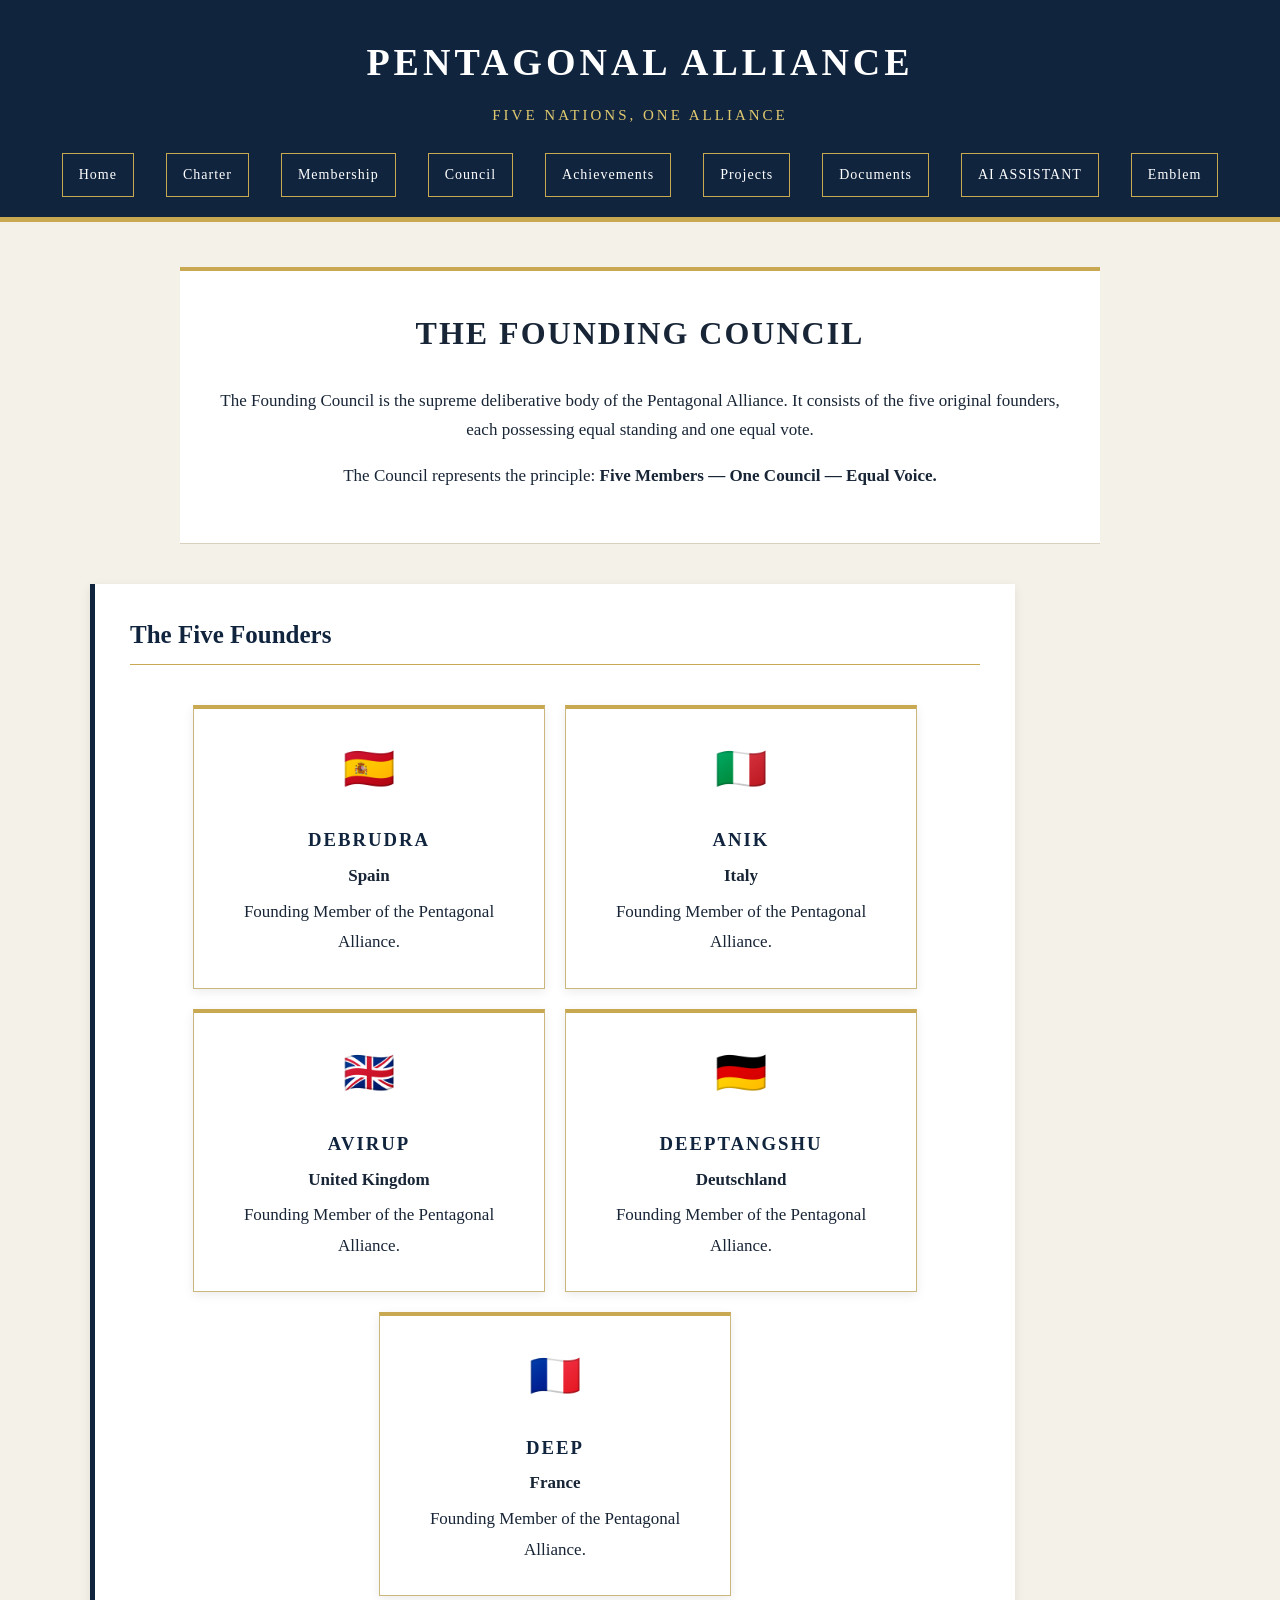
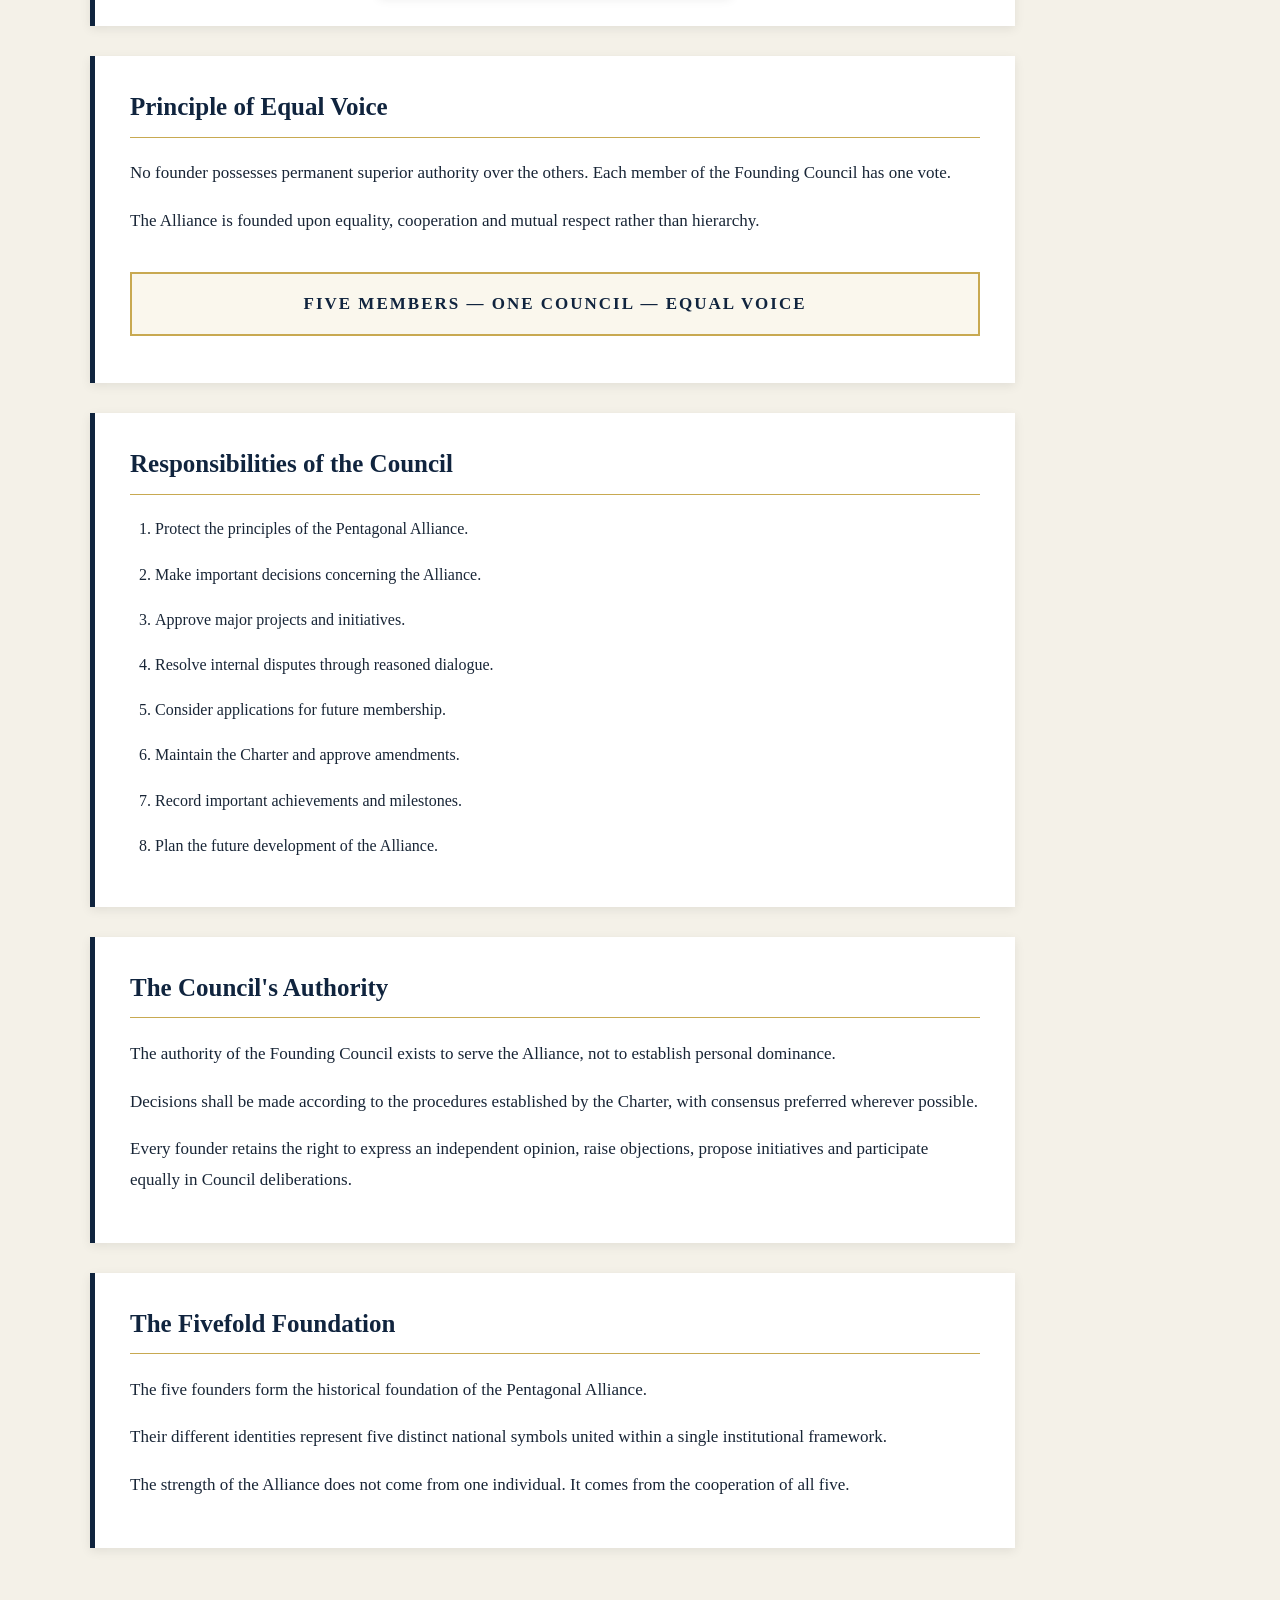
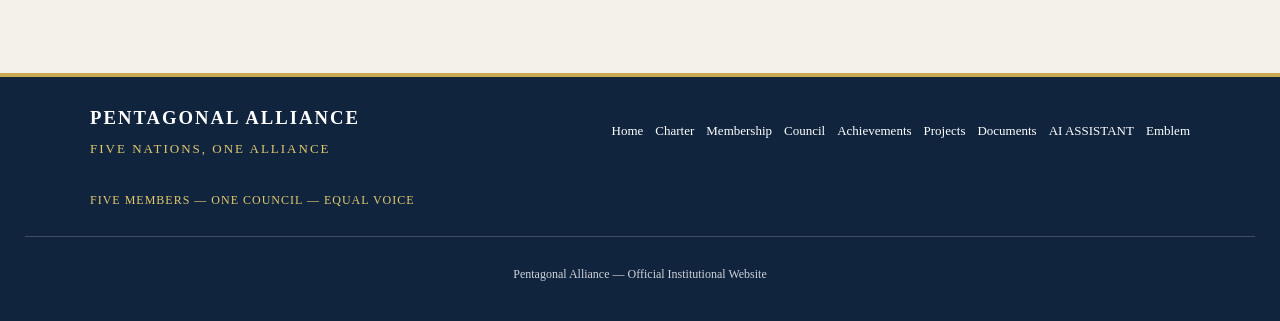
<file: council.html>
<!DOCTYPE html>
<html>
<head>
    <title>Founding Council — Pentagonal Alliance</title>
    <link rel="stylesheet" href="style.css">
</head>

<body>

<header>
    <h1>PENTAGONAL ALLIANCE</h1>
    <p>FIVE NATIONS, ONE ALLIANCE</p>

    <nav>
        <a href="home.html">Home</a>
        <a href="charter.html">Charter</a>
        <a href="membership.html">Membership</a>
        <a href="council.html">Council</a>
        <a href="achievements.html">Achievements</a>
        <a href="projects.html">Projects</a>
        <a href="documents.html">Documents</a>
        <a href="ai.html">AI ASSISTANT</a>
        <a href="logo.html">Emblem</a>
    </nav>
</header>

<main>

    <section class="page-intro">
        <h2>THE FOUNDING COUNCIL</h2>

        <p>
            The Founding Council is the supreme deliberative body of the
            Pentagonal Alliance. It consists of the five original founders,
            each possessing equal standing and one equal vote.
        </p>

        <p>
            The Council represents the principle:
            <strong>Five Members — One Council — Equal Voice.</strong>
        </p>
    </section>


    <section class="article">

        <h2>The Five Founders</h2>

        <div class="founders">

            <div class="founder-card">
                <div class="flag">🇪🇸</div>
                <h3>DEBRUDRA</h3>
                <p><strong>Spain</strong></p>
                <p>Founding Member of the Pentagonal Alliance.</p>
            </div>


            <div class="founder-card">
                <div class="flag">🇮🇹</div>
                <h3>ANIK</h3>
                <p><strong>Italy</strong></p>
                <p>Founding Member of the Pentagonal Alliance.</p>
            </div>


            <div class="founder-card">
                <div class="flag">🇬🇧</div>
                <h3>AVIRUP</h3>
                <p><strong>United Kingdom</strong></p>
                <p>Founding Member of the Pentagonal Alliance.</p>
            </div>


            <div class="founder-card">
                <div class="flag">🇩🇪</div>
                <h3>DEEPTANGSHU</h3>
                <p><strong>Deutschland</strong></p>
                <p>Founding Member of the Pentagonal Alliance.</p>
            </div>


            <div class="founder-card">
                <div class="flag">🇫🇷</div>
                <h3>DEEP</h3>
                <p><strong>France</strong></p>
                <p>Founding Member of the Pentagonal Alliance.</p>
            </div>

        </div>

    </section>


    <section class="article">

        <h2>Principle of Equal Voice</h2>

        <p>
            No founder possesses permanent superior authority over the
            others. Each member of the Founding Council has one vote.
        </p>

        <p>
            The Alliance is founded upon equality, cooperation and mutual
            respect rather than hierarchy.
        </p>

        <p class="principle">
            FIVE MEMBERS — ONE COUNCIL — EQUAL VOICE
        </p>

    </section>


    <section class="article">

        <h2>Responsibilities of the Council</h2>

        <ol>
            <li>Protect the principles of the Pentagonal Alliance.</li>
            <li>Make important decisions concerning the Alliance.</li>
            <li>Approve major projects and initiatives.</li>
            <li>Resolve internal disputes through reasoned dialogue.</li>
            <li>Consider applications for future membership.</li>
            <li>Maintain the Charter and approve amendments.</li>
            <li>Record important achievements and milestones.</li>
            <li>Plan the future development of the Alliance.</li>
        </ol>

    </section>


    <section class="article">

        <h2>The Council's Authority</h2>

        <p>
            The authority of the Founding Council exists to serve the
            Alliance, not to establish personal dominance.
        </p>

        <p>
            Decisions shall be made according to the procedures established
            by the Charter, with consensus preferred wherever possible.
        </p>

        <p>
            Every founder retains the right to express an independent
            opinion, raise objections, propose initiatives and participate
            equally in Council deliberations.
        </p>

    </section>


    <section class="article">

        <h2>The Fivefold Foundation</h2>

        <p>
            The five founders form the historical foundation of the
            Pentagonal Alliance.
        </p>

        <p>
            Their different identities represent five distinct national
            symbols united within a single institutional framework.
        </p>

        <p>
            The strength of the Alliance does not come from one individual.
            It comes from the cooperation of all five.
        </p>

    </section>

</main>


<footer>

    <div class="footer-inner">

        <div class="footer-brand">

            <h3>PENTAGONAL ALLIANCE</h3>

            <p>
                FIVE NATIONS, ONE ALLIANCE
            </p>

        </div>


        <div class="footer-links">

            <a href="home.html">Home</a>
            <a href="charter.html">Charter</a>
            <a href="membership.html">Membership</a>
            <a href="council.html">Council</a>
            <a href="achievements.html">Achievements</a>
            <a href="projects.html">Projects</a>
            <a href="documents.html">Documents</a>
            <a href="ai.html">AI ASSISTANT</a>
            <a href="logo.html">Emblem</a>

        </div>


        <div class="footer-principle">

            <p>
                FIVE MEMBERS — ONE COUNCIL — EQUAL VOICE
            </p>

        </div>

    </div>


    <div class="footer-bottom">

        <p>
             Pentagonal Alliance — Official Institutional Website
        </p>

    </div>

</footer>

</body>
</html>
</file>
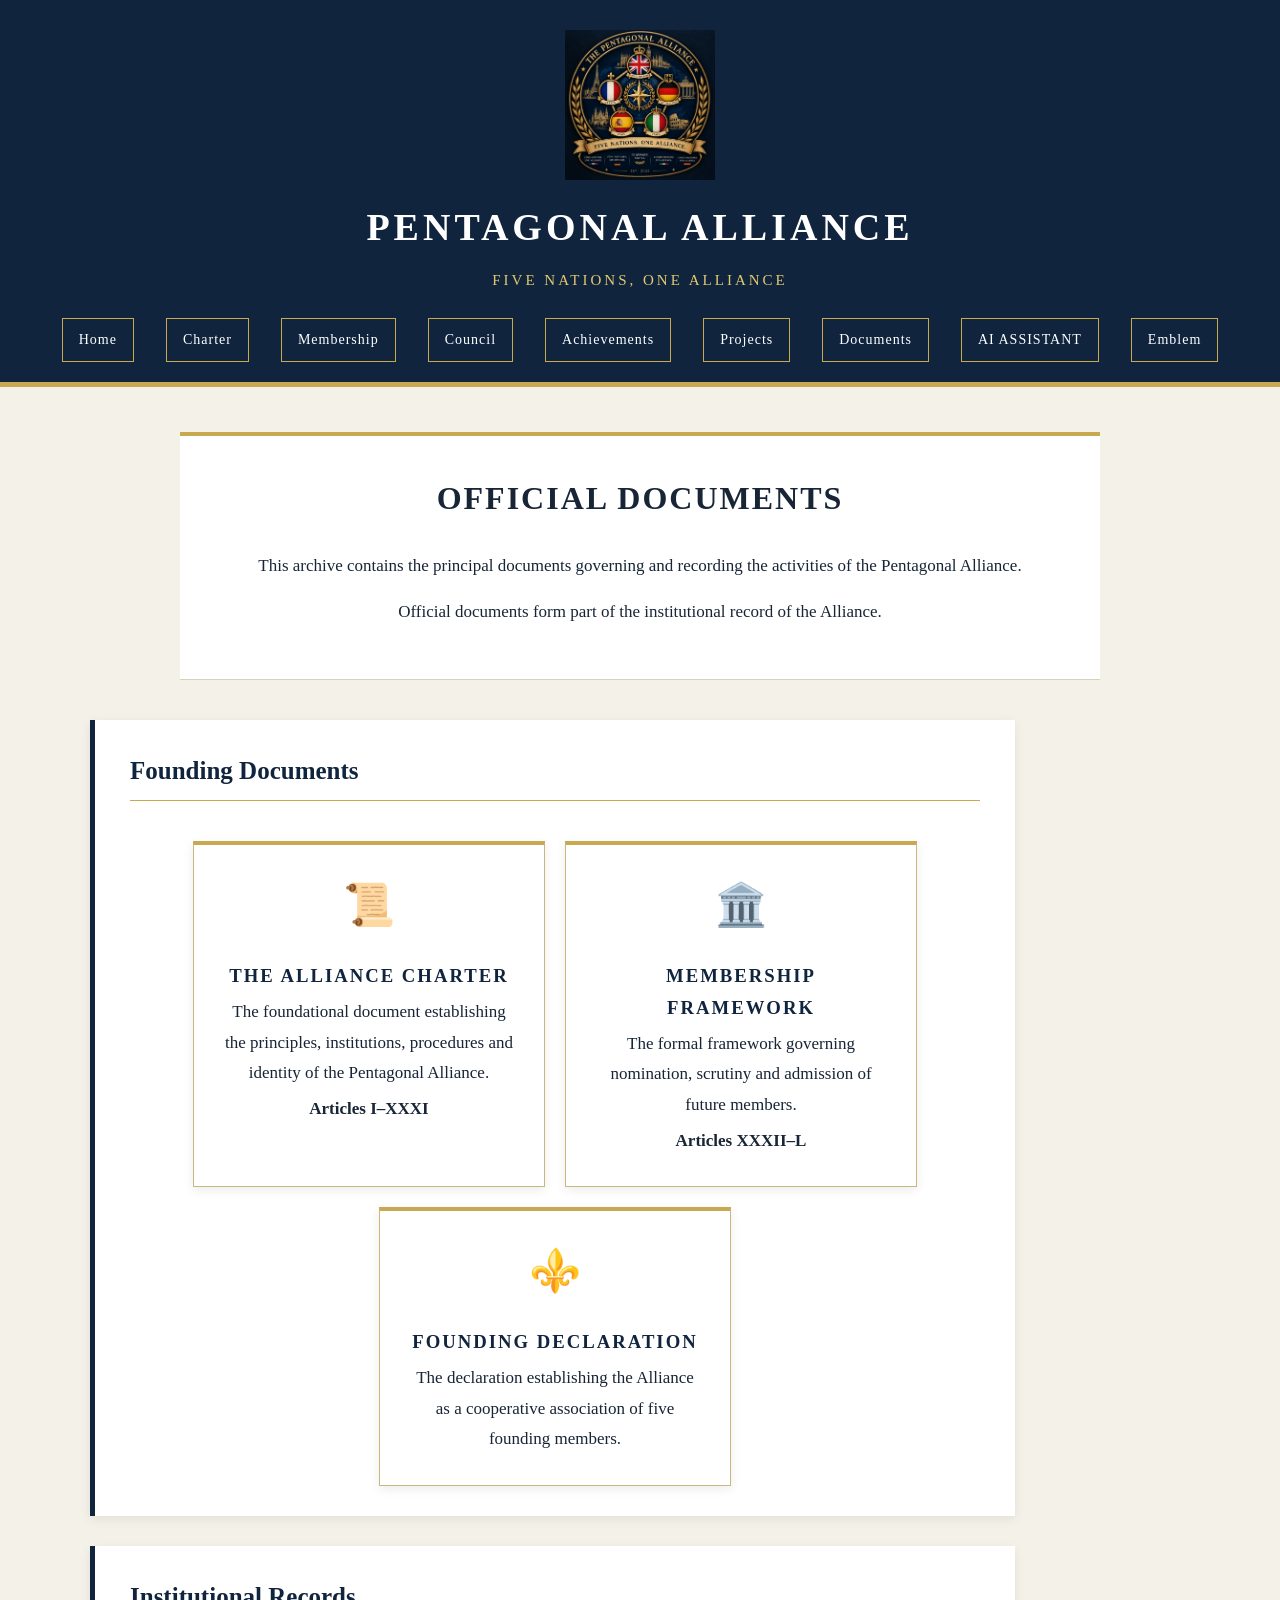
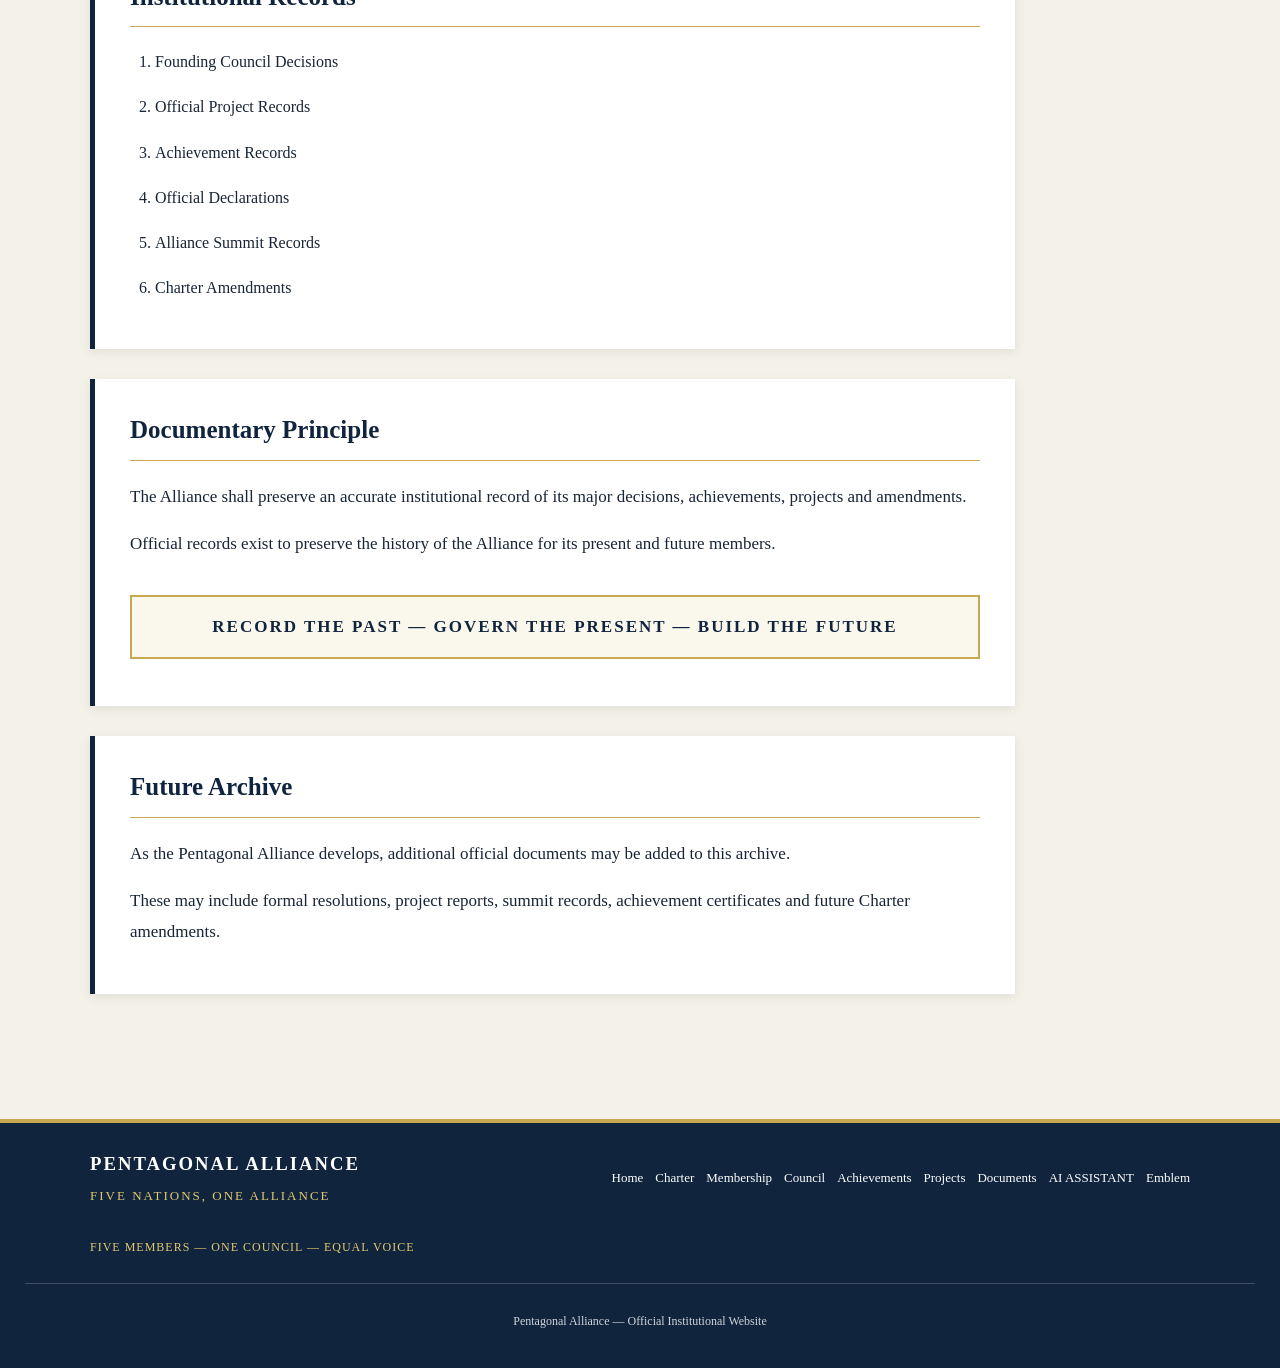
<file: documents.html>
<!DOCTYPE html>
<html>
<head>
    <title>Official Documents — Pentagonal Alliance</title>
    <link rel="stylesheet" href="style.css">
</head>

<body>

<header>

    <div class="official-logo">
        <img src="PENTAGONALALLIANCELOGO.png"
             alt="Official Pentagonal Alliance Logo">
    </div>

    <h1>PENTAGONAL ALLIANCE</h1>
    <p>FIVE NATIONS, ONE ALLIANCE</p>

    <nav>
        <a href="home.html">Home</a>
        <a href="charter.html">Charter</a>
        <a href="membership.html">Membership</a>
        <a href="council.html">Council</a>
        <a href="achievements.html">Achievements</a>
        <a href="projects.html">Projects</a>
        <a href="documents.html">Documents</a>
        <a href="ai.html">AI ASSISTANT</a>
        <a href="logo.html">Emblem</a>
    </nav>

</header>


<main>

    <section class="page-intro">

        <h2>OFFICIAL DOCUMENTS</h2>

        <p>
            This archive contains the principal documents governing
            and recording the activities of the Pentagonal Alliance.
        </p>

        <p>
            Official documents form part of the institutional record
            of the Alliance.
        </p>

    </section>


    <section class="article">

        <h2>Founding Documents</h2>

        <div class="founders">

            <div class="founder-card">

                <div class="flag">📜</div>

                <h3>THE ALLIANCE CHARTER</h3>

                <p>
                    The foundational document establishing the
                    principles, institutions, procedures and identity
                    of the Pentagonal Alliance.
                </p>

                <p>
                    <strong>Articles I–XXXI</strong>
                </p>

            </div>


            <div class="founder-card">

                <div class="flag">🏛️</div>

                <h3>MEMBERSHIP FRAMEWORK</h3>

                <p>
                    The formal framework governing nomination,
                    scrutiny and admission of future members.
                </p>

                <p>
                    <strong>Articles XXXII–L</strong>
                </p>

            </div>


            <div class="founder-card">

                <div class="flag">⚜️</div>

                <h3>FOUNDING DECLARATION</h3>

                <p>
                    The declaration establishing the Alliance as a
                    cooperative association of five founding members.
                </p>

            </div>

        </div>

    </section>


    <section class="article">

        <h2>Institutional Records</h2>

        <ol>

            <li>
                Founding Council Decisions
            </li>

            <li>
                Official Project Records
            </li>

            <li>
                Achievement Records
            </li>

            <li>
                Official Declarations
            </li>

            <li>
                Alliance Summit Records
            </li>

            <li>
                Charter Amendments
            </li>

        </ol>

    </section>


    <section class="article">

        <h2>Documentary Principle</h2>

        <p>
            The Alliance shall preserve an accurate institutional
            record of its major decisions, achievements, projects
            and amendments.
        </p>

        <p>
            Official records exist to preserve the history of the
            Alliance for its present and future members.
        </p>

        <p class="principle">
            RECORD THE PAST — GOVERN THE PRESENT — BUILD THE FUTURE
        </p>

    </section>


    <section class="article">

        <h2>Future Archive</h2>

        <p>
            As the Pentagonal Alliance develops, additional official
            documents may be added to this archive.
        </p>

        <p>
            These may include formal resolutions, project reports,
            summit records, achievement certificates and future
            Charter amendments.
        </p>

    </section>

</main>


<footer>

    <div class="footer-inner">

        <div class="footer-brand">

            <h3>PENTAGONAL ALLIANCE</h3>

            <p>
                FIVE NATIONS, ONE ALLIANCE
            </p>

        </div>


        <div class="footer-links">

            <a href="home.html">Home</a>
            <a href="charter.html">Charter</a>
            <a href="membership.html">Membership</a>
            <a href="council.html">Council</a>
            <a href="achievements.html">Achievements</a>
            <a href="projects.html">Projects</a>
            <a href="documents.html">Documents</a>
            <a href="ai.html">AI ASSISTANT</a>
            <a href="logo.html">Emblem</a>

        </div>


        <div class="footer-principle">

            <p>
                FIVE MEMBERS — ONE COUNCIL — EQUAL VOICE
            </p>

        </div>

    </div>


    <div class="footer-bottom">

        <p>
             Pentagonal Alliance — Official Institutional Website
        </p>

    </div>

</footer>

</body>
</html>
</file>
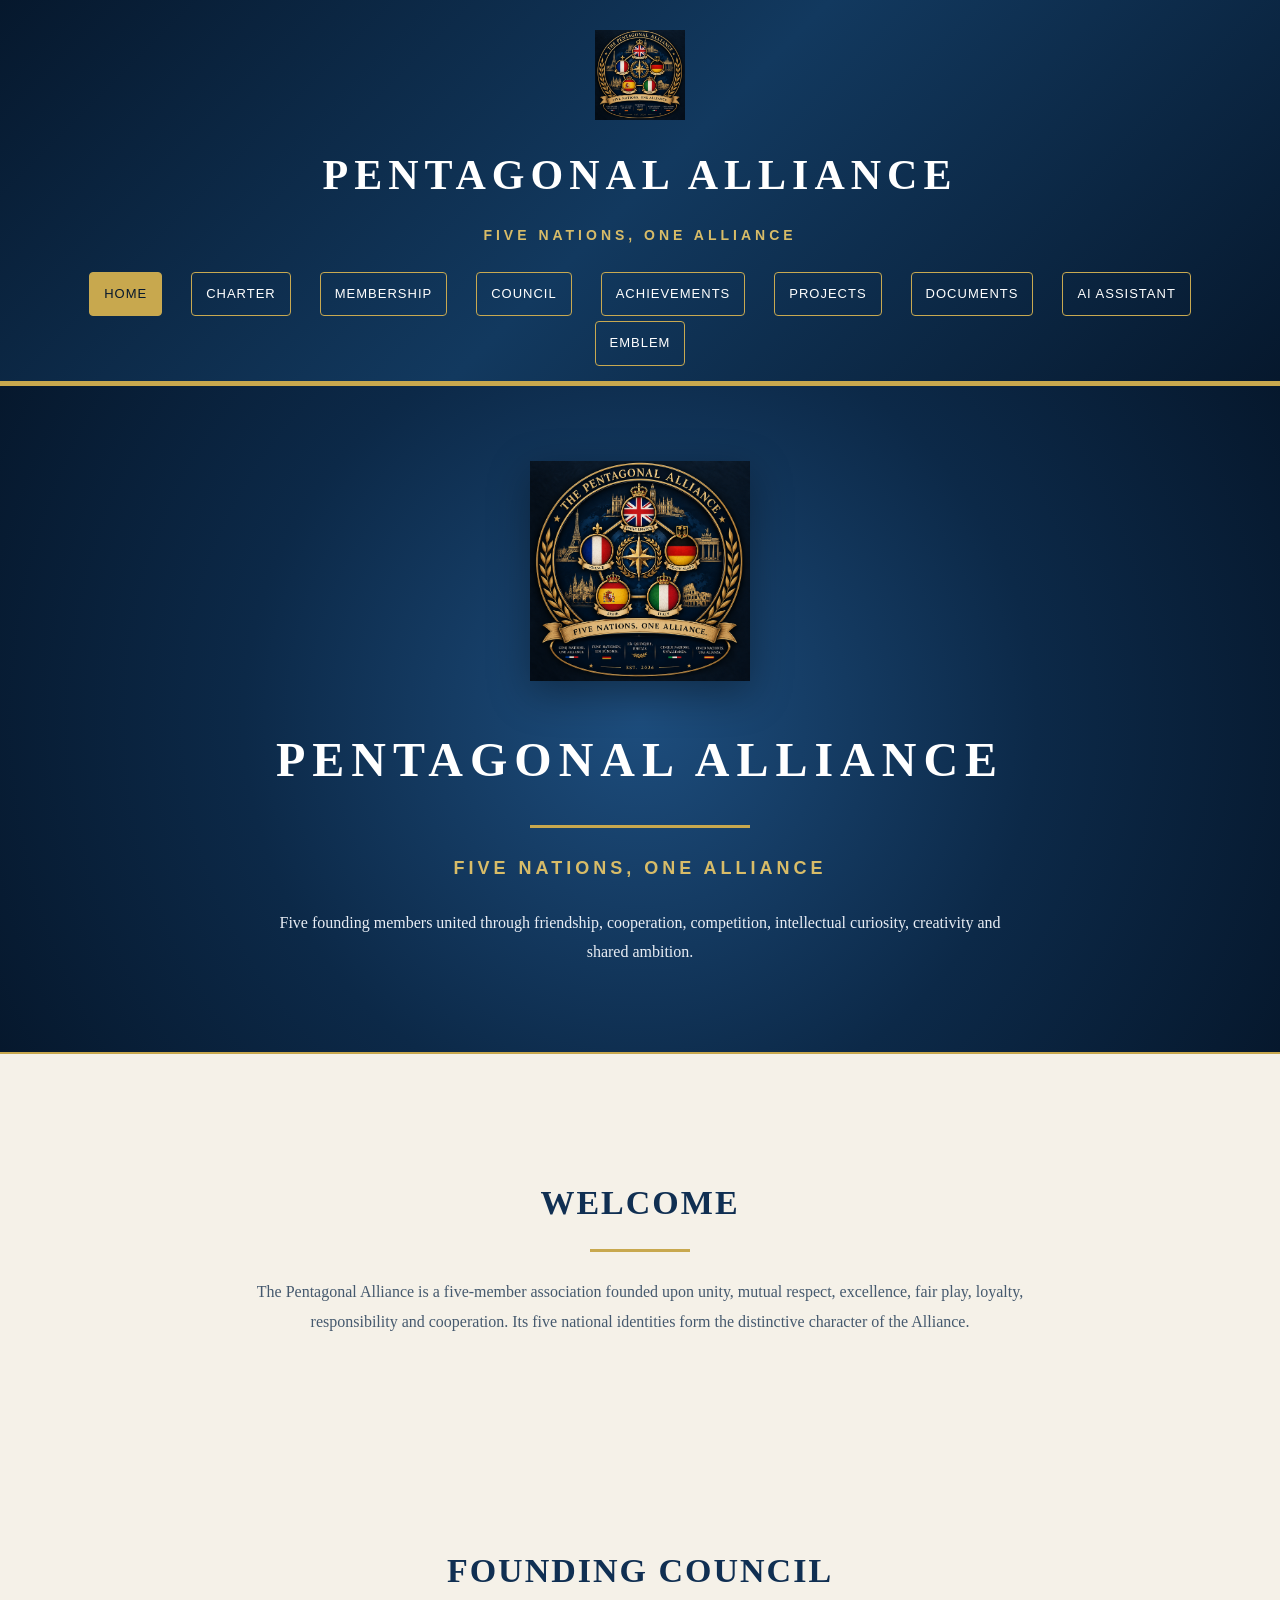
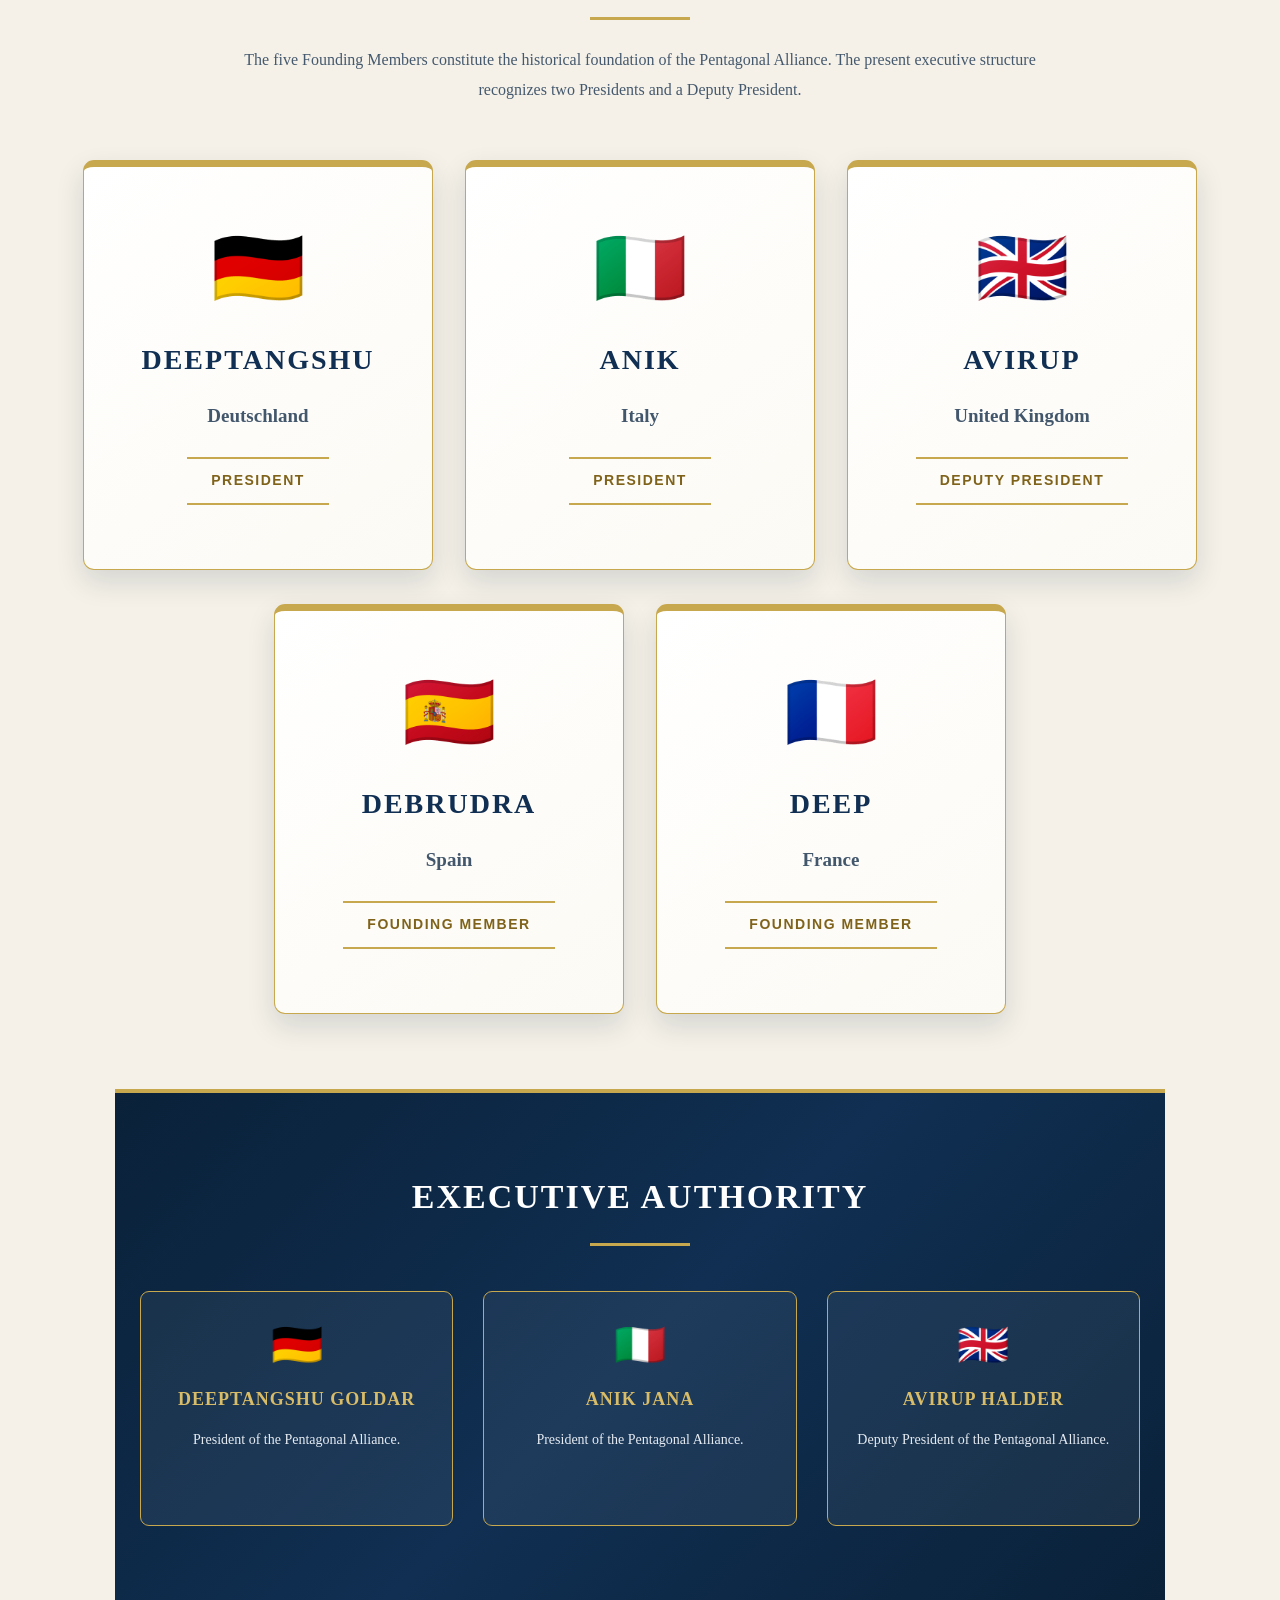
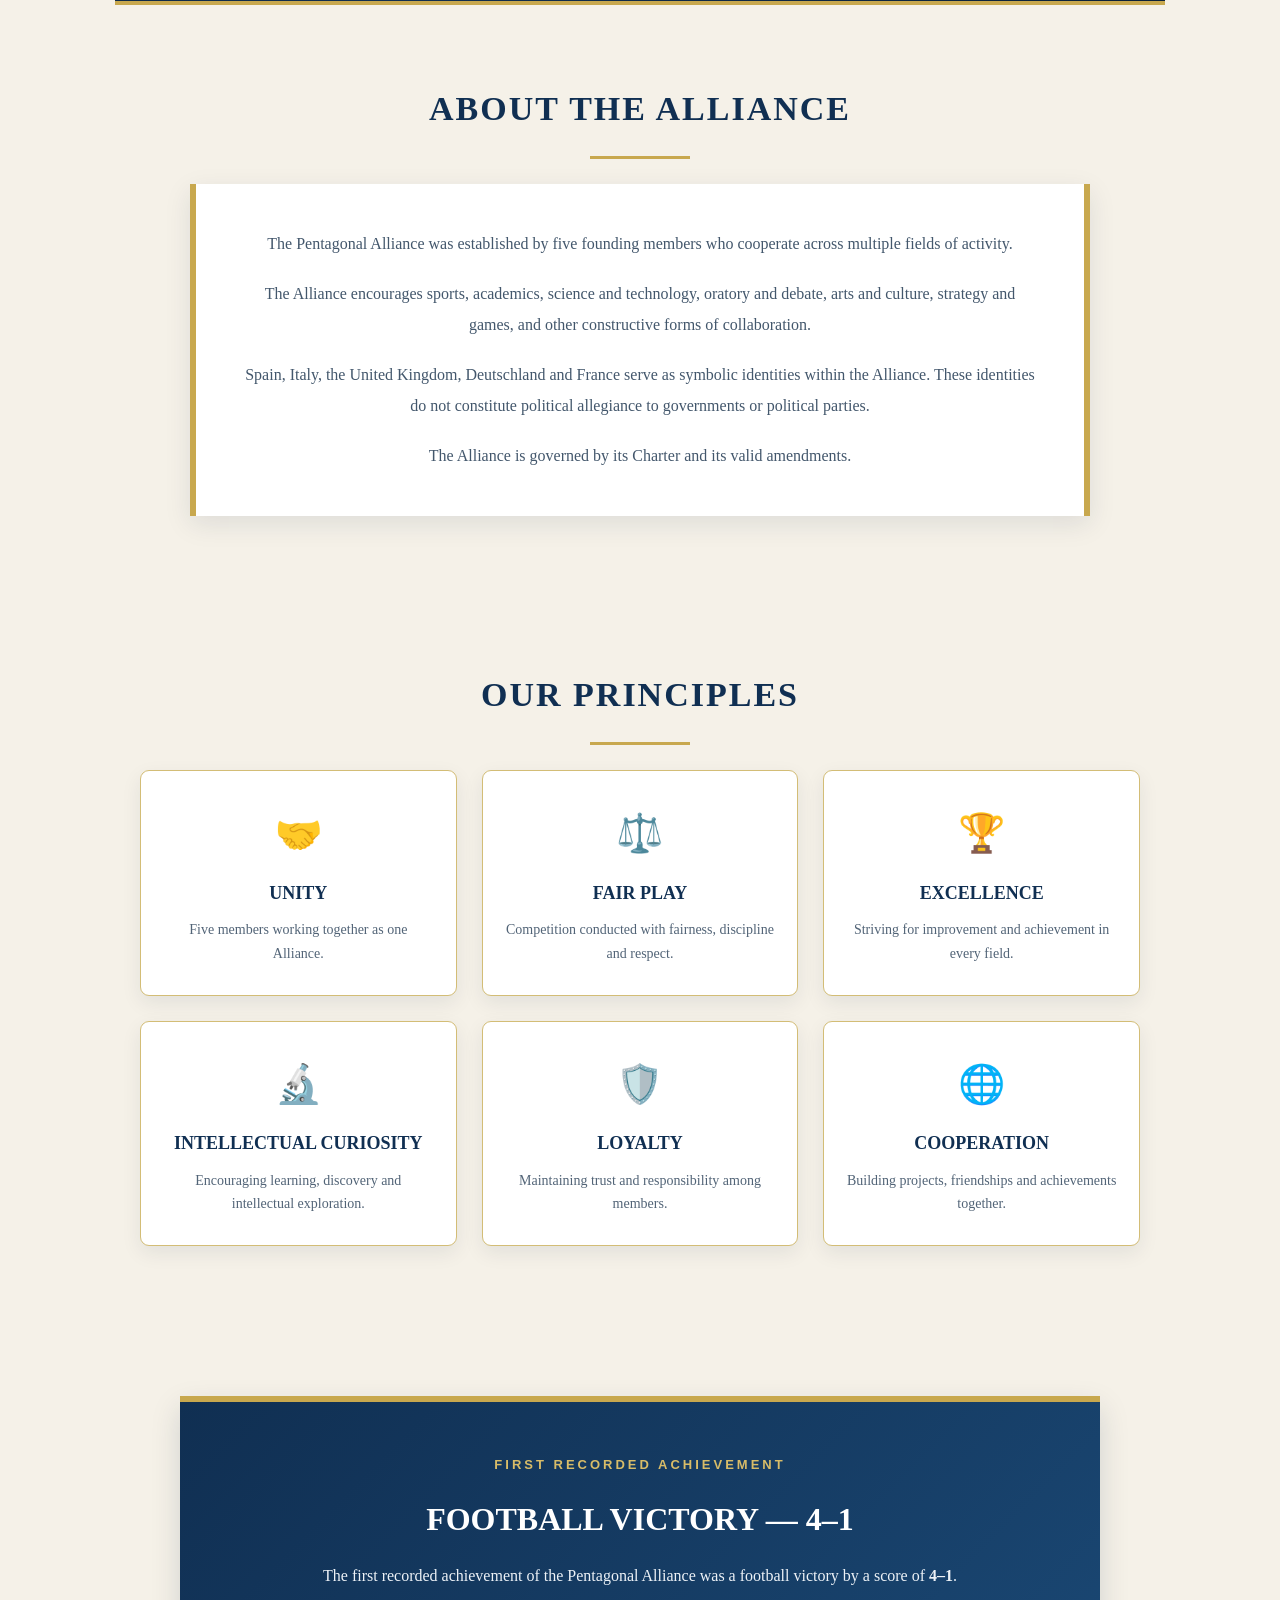
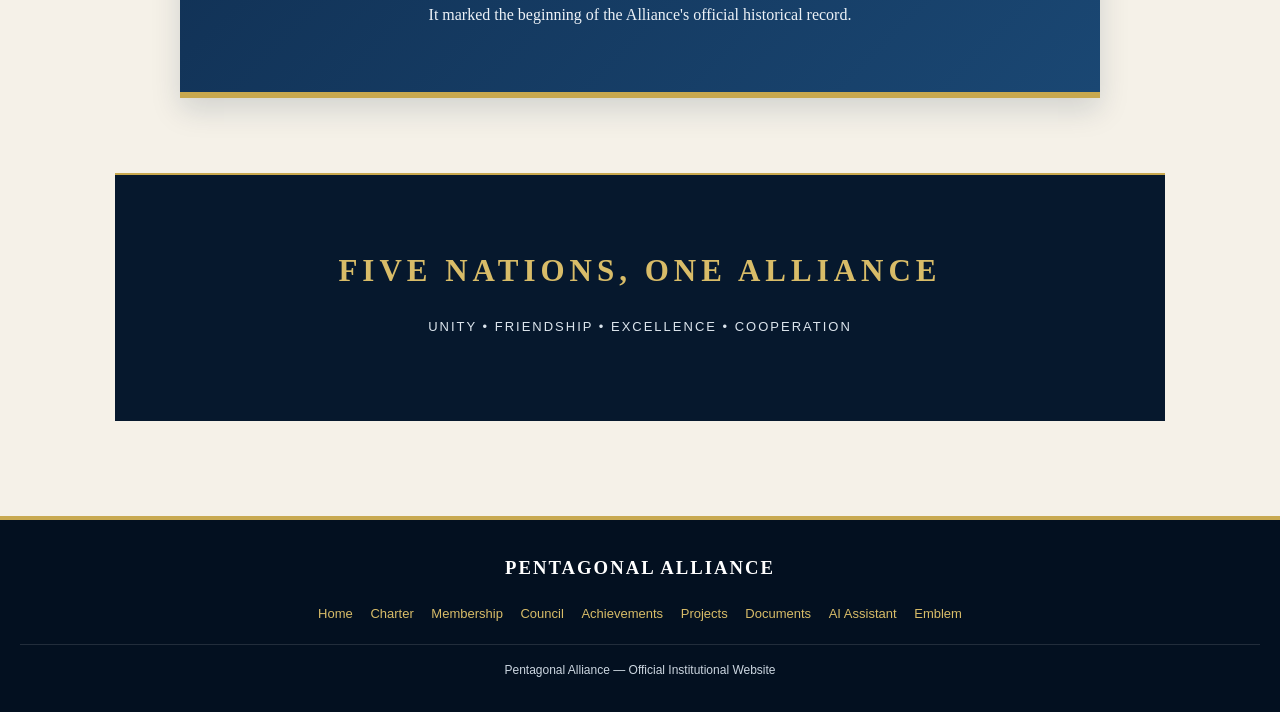
<file: home.html>
<!DOCTYPE html>
<html lang="en">

<head>

    <meta charset="UTF-8">

    <meta name="viewport" content="width=device-width, initial-scale=1.0">

    <title>Home — Pentagonal Alliance</title>

    <link rel="stylesheet" href="style.css">

    <style>

        /* =====================================================
           PENTAGONAL ALLIANCE — HOME PAGE
           ===================================================== */

        .pa-home {
            margin: 0;
            padding: 0;
            background: #f5f1e8;
            color: #102a43;
            font-family: Georgia, "Times New Roman", serif;
        }

        .pa-home *,
        .pa-home *::before,
        .pa-home *::after {
            box-sizing: border-box;
        }


        /* =====================================================
           HEADER
           ===================================================== */

        .pa-header {
            background: linear-gradient(
                135deg,
                #06182d,
                #12395f,
                #06182d
            );

            color: white;
            text-align: center;

            padding: 30px 20px 0;

            border-bottom: 5px solid #c8a84e;

            box-shadow:
                0 5px 20px rgba(0, 0, 0, 0.20);
        }

        .pa-header img {
            width: 90px;
            height: 90px;

            object-fit: contain;

            margin-bottom: 12px;
        }

        .pa-header h1 {
            margin: 0;

            font-size: 42px;

            letter-spacing: 6px;
        }

        .pa-subtitle {
            margin: 12px 0 25px;

            color: #d8bc68;

            font-family: Arial, Helvetica, sans-serif;

            font-size: 14px;

            letter-spacing: 4px;

            font-weight: bold;
        }


        /* =====================================================
           NAVIGATION
           ===================================================== */

        .pa-nav {
            display: flex;

            justify-content: center;

            align-items: center;

            flex-wrap: wrap;

            gap: 5px;

            padding-bottom: 15px;
        }

        .pa-nav a {
            color: white;

            text-decoration: none;

            padding: 10px 14px;

            border-radius: 4px;

            font-family: Arial, Helvetica, sans-serif;

            font-size: 13px;

            transition: 0.2s ease;
        }

        .pa-nav a:hover,
        .pa-nav a.active {
            background: #c8a84e;

            color: #06182d;
        }


        /* =====================================================
           HERO
           ===================================================== */

        .pa-hero {
            background:
                radial-gradient(
                    circle at center,
                    #1d4d7d 0%,
                    #0c2948 55%,
                    #06182d 100%
                );

            color: white;

            text-align: center;

            padding: 75px 25px 85px;

            border-bottom: 2px solid #c8a84e;
        }

        .pa-hero img {
            width: 220px;
            max-width: 70%;

            margin-bottom: 30px;

            filter:
                drop-shadow(
                    0 12px 20px rgba(0,0,0,0.35)
                );
        }

        .pa-hero h2 {
            margin: 0;

            font-size: 48px;

            letter-spacing: 7px;
        }

        .pa-hero-line {
            width: 220px;

            height: 3px;

            background: #c8a84e;

            margin: 25px auto;
        }

        .pa-hero-motto {
            color: #d8bc68;

            font-family: Arial, Helvetica, sans-serif;

            font-size: 18px;

            letter-spacing: 4px;

            font-weight: bold;
        }

        .pa-hero-description {
            max-width: 760px;

            margin: 25px auto 0;

            color: #e8edf4;

            line-height: 1.8;

            font-size: 16px;
        }


        /* =====================================================
           GENERAL SECTIONS
           ===================================================== */

        .pa-section {
            max-width: 1200px;

            margin: 0 auto;

            padding: 75px 25px;
        }

        .pa-section-title {
            margin: 0;

            text-align: center;

            color: #102f52;

            font-size: 34px;

            letter-spacing: 2px;
        }

        .pa-section-line {
            width: 100px;

            height: 3px;

            background: #c8a84e;

            margin: 18px auto 25px;
        }

        .pa-section-intro {
            max-width: 820px;

            margin: 0 auto 55px;

            text-align: center;

            color: #45596e;

            line-height: 1.85;

            font-size: 16px;
        }


        /* =====================================================
           FOUNDING COUNCIL
           ===================================================== */

        .pa-founder-container {
            width: 100%;

            display: flex;

            flex-direction: column;

            gap: 34px;
        }


        /*
           ROW ONE
           Deeptangshu → Anik → Avirup
        */

        .pa-founder-row-one {
            width: 100%;

            display: flex;

            justify-content: center;

            align-items: stretch;

            gap: 32px;
        }


        /*
           ROW TWO
           Debrudra → Deep
        */

        .pa-founder-row-two {
            width: 100%;

            display: flex;

            justify-content: center;

            align-items: stretch;

            gap: 32px;
        }


        /* =====================================================
           LARGE FOUNDER CARDS
           ===================================================== */

        .pa-founder-card {
            width: 350px;

            min-height: 410px;

            flex: 0 0 350px;

            display: flex;

            flex-direction: column;

            justify-content: center;

            align-items: center;

            text-align: center;

            padding: 42px 30px;

            background:
                linear-gradient(
                    145deg,
                    #ffffff 0%,
                    #fcfaf4 100%
                );

            border: 1px solid #c8a84e;

            border-top: 7px solid #c8a84e;

            border-radius: 11px;

            box-shadow:
                0 12px 28px
                rgba(16, 42, 67, 0.14);

            transition:
                transform 0.25s ease,
                box-shadow 0.25s ease;
        }

        .pa-founder-card:hover {
            transform: translateY(-9px);

            box-shadow:
                0 20px 38px
                rgba(16, 42, 67, 0.22);
        }


        /* =====================================================
           FLAGS

           IMPORTANT:
           Uses the same .flag class structure as index.html.
           No custom emoji font is imposed here.
           ===================================================== */

        .pa-founder-card .flag {
            font-size: 76px;

            line-height: 1;

            margin-bottom: 30px;

            display: block;
        }


        /* =====================================================
           FOUNDER NAME
           ===================================================== */

        .pa-founder-card h3 {
            margin: 0 0 16px;

            color: #102f52;

            font-size: 28px;

            letter-spacing: 2px;

            text-transform: uppercase;
        }


        /* =====================================================
           COUNTRY
           ===================================================== */

        .pa-founder-country {
            margin: 0 0 25px;

            color: #43576c;

            font-size: 19px;

            font-weight: bold;
        }


        /* =====================================================
           POSITION
           ===================================================== */

        .pa-founder-position {
            margin: 0;

            padding: 10px 24px;

            color: #80631b;

            border-top: 2px solid #c8a84e;

            border-bottom: 2px solid #c8a84e;

            font-family:
                Arial,
                Helvetica,
                sans-serif;

            font-size: 14px;

            font-weight: bold;

            letter-spacing: 1.5px;

            text-transform: uppercase;
        }


        /* =====================================================
           EXECUTIVE AUTHORITY
           ===================================================== */

        .pa-executive {
            background:
                linear-gradient(
                    135deg,
                    #0a2139,
                    #102f52,
                    #0a2139
                );

            color: white;

            border-top: 4px solid #c8a84e;

            border-bottom: 4px solid #c8a84e;
        }

        .pa-executive .pa-section-title {
            color: white;
        }

        .pa-executive-grid {
            max-width: 1100px;

            margin: 45px auto 0;

            display: flex;

            justify-content: center;

            gap: 30px;
        }

        .pa-executive-card {
            width: 320px;

            min-height: 235px;

            padding: 32px 25px;

            text-align: center;

            background:
                rgba(255,255,255,0.06);

            border: 1px solid #c8a84e;

            border-radius: 9px;
        }

        .pa-executive-card .icon {
            font-size: 42px;

            line-height: 1;

            margin-bottom: 18px;
        }

        .pa-executive-card h3 {
            margin: 0 0 13px;

            color: #d8bc68;

            font-size: 18px;

            letter-spacing: 1px;
        }

        .pa-executive-card p {
            margin: 0;

            color: #e5ebf2;

            line-height: 1.7;

            font-size: 14px;
        }


        /* =====================================================
           ABOUT
           ===================================================== */

        .pa-about-box {
            max-width: 900px;

            margin: 0 auto;

            padding: 45px;

            background: white;

            border-left: 6px solid #c8a84e;

            border-right: 6px solid #c8a84e;

            box-shadow:
                0 8px 25px
                rgba(16,42,67,0.10);
        }

        .pa-about-box p {
            margin: 0 0 20px;

            color: #43576c;

            line-height: 1.9;

            font-size: 16px;
        }

        .pa-about-box p:last-child {
            margin-bottom: 0;
        }


        /* =====================================================
           PRINCIPLES
           ===================================================== */

        .pa-principles {
            max-width: 1100px;

            margin: 0 auto;

            display: grid;

            grid-template-columns:
                repeat(3, 1fr);

            gap: 25px;
        }

        .pa-principle {
            min-height: 190px;

            padding: 30px 22px;

            background: white;

            border: 1px solid #d3bd76;

            border-radius: 9px;

            text-align: center;

            box-shadow:
                0 7px 20px
                rgba(16,42,67,0.08);
        }

        .pa-principle .icon {
            font-size: 38px;

            margin-bottom: 12px;
        }

        .pa-principle h3 {
            margin: 0 0 10px;

            color: #102f52;

            font-size: 18px;
        }

        .pa-principle p {
            margin: 0;

            color: #526477;

            line-height: 1.65;

            font-size: 14px;
        }


        /* =====================================================
           FIRST ACHIEVEMENT
           ===================================================== */

        .pa-achievement {
            max-width: 920px;

            margin: 0 auto;

            padding: 52px 35px;

            background:
                linear-gradient(
                    135deg,
                    #102f52,
                    #1a4773
                );

            color: white;

            text-align: center;

            border-top: 6px solid #c8a84e;

            border-bottom: 6px solid #c8a84e;

            box-shadow:
                0 12px 28px
                rgba(16,42,67,0.15);
        }

        .pa-achievement-label {
            color: #d8bc68;

            font-family:
                Arial,
                Helvetica,
                sans-serif;

            font-size: 13px;

            letter-spacing: 3px;

            font-weight: bold;
        }

        .pa-achievement h2 {
            margin: 16px 0;

            font-size: 32px;
        }

        .pa-achievement p {
            max-width: 720px;

            margin: 10px auto;

            color: #edf2f7;

            line-height: 1.8;
        }


        /* =====================================================
           FINAL MOTTO
           ===================================================== */

        .pa-final {
            padding: 70px 20px;

            background: #06182d;

            color: white;

            text-align: center;

            border-top: 2px solid #c8a84e;
        }

        .pa-final h2 {
            margin: 0;

            color: #d8bc68;

            font-size: 31px;

            letter-spacing: 5px;
        }

        .pa-final p {
            margin-top: 18px;

            color: #dce5ed;

            font-family:
                Arial,
                Helvetica,
                sans-serif;

            font-size: 13px;

            letter-spacing: 2px;
        }


        /* =====================================================
           FOOTER
           ===================================================== */

        .pa-footer {
            padding: 32px 20px;

            background: #031020;

            color: #ccd6e0;

            text-align: center;

            font-family:
                Arial,
                Helvetica,
                sans-serif;
        }

        .pa-footer h3 {
            margin: 0 0 15px;

            color: white;

            font-family:
                Georgia,
                "Times New Roman",
                serif;

            letter-spacing: 2px;
        }

        .pa-footer a {
            color: #d8bc68;

            text-decoration: none;

            margin: 0 7px;

            font-size: 13px;
        }

        .pa-footer a:hover {
            text-decoration: underline;
        }

        .pa-footer-bottom {
            margin-top: 18px;

            padding-top: 15px;

            border-top:
                1px solid
                rgba(255,255,255,0.12);

            font-size: 12px;
        }


        /* =====================================================
           TABLET
           ===================================================== */

        @media (max-width: 1150px) {

            .pa-founder-card {
                width: 310px;

                flex-basis: 310px;
            }

            .pa-founder-row-one,
            .pa-founder-row-two {
                gap: 22px;
            }

        }


        /* =====================================================
           MOBILE
           ===================================================== */

        @media (max-width: 750px) {

            .pa-header h1 {
                font-size: 29px;

                letter-spacing: 3px;
            }

            .pa-subtitle {
                font-size: 11px;

                letter-spacing: 2px;
            }

            .pa-hero {
                padding:
                    50px
                    18px
                    60px;
            }

            .pa-hero img {
                width: 165px;
            }

            .pa-hero h2 {
                font-size: 31px;

                letter-spacing: 3px;
            }

            .pa-founder-row-one,
            .pa-founder-row-two {
                flex-direction: column;

                align-items: center;

                gap: 25px;
            }

            .pa-founder-card {
                width: min(390px, 100%);

                flex-basis: auto;

                min-height: 390px;
            }

            .pa-principles {
                grid-template-columns: 1fr;
            }

            .pa-executive-grid {
                flex-direction: column;

                align-items: center;
            }

            .pa-executive-card {
                width: min(390px, 100%);
            }

            .pa-about-box {
                padding: 30px 22px;
            }

            .pa-final h2 {
                font-size: 23px;

                letter-spacing: 3px;
            }

        }

    </style>

</head>


<body class="pa-home">


<!-- =====================================================
     HEADER
     ===================================================== -->

<header class="pa-header">

    <img
        src="PENTAGONALALLIANCELOGO.png"
        alt="Pentagonal Alliance Official Emblem"
    >

    <h1>
        PENTAGONAL ALLIANCE
    </h1>

    <div class="pa-subtitle">
        FIVE NATIONS, ONE ALLIANCE
    </div>


    <nav class="pa-nav">

        <a href="home.html" class="active">
            HOME
        </a>

        <a href="charter.html">
            CHARTER
        </a>

        <a href="membership.html">
            MEMBERSHIP
        </a>

        <a href="council.html">
            COUNCIL
        </a>

        <a href="achievements.html">
            ACHIEVEMENTS
        </a>

        <a href="projects.html">
            PROJECTS
        </a>

        <a href="documents.html">
            DOCUMENTS
        </a>

        <a href="ai.html">
            AI ASSISTANT
        </a>

        <a href="logo.html">
            EMBLEM
        </a>

    </nav>

</header>



<!-- =====================================================
     HERO
     ===================================================== -->

<section class="pa-hero">

    <img
        src="PENTAGONALALLIANCELOGO.png"
        alt="Pentagonal Alliance Emblem"
    >

    <h2>
        PENTAGONAL ALLIANCE
    </h2>

    <div class="pa-hero-line"></div>

    <div class="pa-hero-motto">
        FIVE NATIONS, ONE ALLIANCE
    </div>

    <p class="pa-hero-description">

        Five founding members united through friendship,
        cooperation, competition, intellectual curiosity,
        creativity and shared ambition.

    </p>

</section>



<main>


<!-- =====================================================
     WELCOME
     ===================================================== -->

<section class="pa-section">

    <h2 class="pa-section-title">
        WELCOME
    </h2>

    <div class="pa-section-line"></div>

    <p class="pa-section-intro">

        The Pentagonal Alliance is a five-member association
        founded upon unity, mutual respect, excellence,
        fair play, loyalty, responsibility and cooperation.

        Its five national identities form the distinctive
        character of the Alliance.

    </p>

</section>



<!-- =====================================================
     FOUNDING COUNCIL
     ===================================================== -->

<section class="pa-section">

    <h2 class="pa-section-title">
        FOUNDING COUNCIL
    </h2>

    <div class="pa-section-line"></div>

    <p class="pa-section-intro">

        The five Founding Members constitute the historical
        foundation of the Pentagonal Alliance.

        The present executive structure recognizes two
        Presidents and a Deputy President.

    </p>


    <div class="pa-founder-container">


        <!-- =================================================
             ROW ONE
             ================================================= -->

        <div class="pa-founder-row-one">


            <!-- DEEPTANGSHU -->

            <div class="pa-founder-card">

                <div class="flag">
                    🇩🇪
                </div>

                <h3>
                    DEEPTANGSHU
                </h3>

                <p class="pa-founder-country">
                    Deutschland
                </p>

                <p class="pa-founder-position">
                    President
                </p>

            </div>



            <!-- ANIK -->

            <div class="pa-founder-card">

                <div class="flag">
                    🇮🇹
                </div>

                <h3>
                    ANIK
                </h3>

                <p class="pa-founder-country">
                    Italy
                </p>

                <p class="pa-founder-position">
                    President
                </p>

            </div>



            <!-- AVIRUP -->

            <div class="pa-founder-card">

                <div class="flag">
                    🇬🇧
                </div>

                <h3>
                    AVIRUP
                </h3>

                <p class="pa-founder-country">
                    United Kingdom
                </p>

                <p class="pa-founder-position">
                    Deputy President
                </p>

            </div>

        </div>



        <!-- =================================================
             ROW TWO
             ================================================= -->

        <div class="pa-founder-row-two">


            <!-- DEBRUDRA -->

            <div class="pa-founder-card">

                <div class="flag">
                    🇪🇸
                </div>

                <h3>
                    DEBRUDRA
                </h3>

                <p class="pa-founder-country">
                    Spain
                </p>

                <p class="pa-founder-position">
                    Founding Member
                </p>

            </div>



            <!-- DEEP -->

            <div class="pa-founder-card">

                <div class="flag">
                    🇫🇷
                </div>

                <h3>
                    DEEP
                </h3>

                <p class="pa-founder-country">
                    France
                </p>

                <p class="pa-founder-position">
                    Founding Member
                </p>

            </div>

        </div>

    </div>

</section>



<!-- =====================================================
     EXECUTIVE AUTHORITY
     ===================================================== -->

<section class="pa-executive">

    <div class="pa-section">

        <h2 class="pa-section-title">
            EXECUTIVE AUTHORITY
        </h2>

        <div class="pa-section-line"></div>


        <div class="pa-executive-grid">


            <!-- DEEPTANGSHU -->

            <div class="pa-executive-card">

                <div class="icon">
                    🇩🇪
                </div>

                <h3>
                    DEEPTANGSHU GOLDAR
                </h3>

                <p>
                    President of the Pentagonal Alliance.
                </p>

            </div>



            <!-- ANIK -->

            <div class="pa-executive-card">

                <div class="icon">
                    🇮🇹
                </div>

                <h3>
                    ANIK JANA
                </h3>

                <p>
                    President of the Pentagonal Alliance.
                </p>

            </div>



            <!-- AVIRUP -->

            <div class="pa-executive-card">

                <div class="icon">
                    🇬🇧
                </div>

                <h3>
                    AVIRUP HALDER
                </h3>

                <p>
                    Deputy President of the
                    Pentagonal Alliance.
                </p>

            </div>


        </div>

    </div>

</section>



<!-- =====================================================
     ABOUT THE ALLIANCE
     ===================================================== -->

<section class="pa-section">

    <h2 class="pa-section-title">
        ABOUT THE ALLIANCE
    </h2>

    <div class="pa-section-line"></div>


    <div class="pa-about-box">

        <p>

            The Pentagonal Alliance was established by five
            founding members who cooperate across multiple
            fields of activity.

        </p>

        <p>

            The Alliance encourages sports, academics,
            science and technology, oratory and debate,
            arts and culture, strategy and games, and other
            constructive forms of collaboration.

        </p>

        <p>

            Spain, Italy, the United Kingdom, Deutschland
            and France serve as symbolic identities within
            the Alliance. These identities do not constitute
            political allegiance to governments or political
            parties.

        </p>

        <p>

            The Alliance is governed by its Charter and its
            valid amendments.

        </p>

    </div>

</section>



<!-- =====================================================
     PRINCIPLES
     ===================================================== -->

<section class="pa-section">

    <h2 class="pa-section-title">
        OUR PRINCIPLES
    </h2>

    <div class="pa-section-line"></div>


    <div class="pa-principles">


        <div class="pa-principle">

            <div class="icon">
                🤝
            </div>

            <h3>
                UNITY
            </h3>

            <p>
                Five members working together as one Alliance.
            </p>

        </div>


        <div class="pa-principle">

            <div class="icon">
                ⚖️
            </div>

            <h3>
                FAIR PLAY
            </h3>

            <p>
                Competition conducted with fairness,
                discipline and respect.
            </p>

        </div>


        <div class="pa-principle">

            <div class="icon">
                🏆
            </div>

            <h3>
                EXCELLENCE
            </h3>

            <p>
                Striving for improvement and achievement
                in every field.
            </p>

        </div>


        <div class="pa-principle">

            <div class="icon">
                🔬
            </div>

            <h3>
                INTELLECTUAL CURIOSITY
            </h3>

            <p>
                Encouraging learning, discovery and
                intellectual exploration.
            </p>

        </div>


        <div class="pa-principle">

            <div class="icon">
                🛡️
            </div>

            <h3>
                LOYALTY
            </h3>

            <p>
                Maintaining trust and responsibility
                among members.
            </p>

        </div>


        <div class="pa-principle">

            <div class="icon">
                🌐
            </div>

            <h3>
                COOPERATION
            </h3>

            <p>
                Building projects, friendships and
                achievements together.
            </p>

        </div>


    </div>

</section>



<!-- =====================================================
     FIRST RECORDED ACHIEVEMENT
     ===================================================== -->

<section class="pa-section">

    <div class="pa-achievement">

        <div class="pa-achievement-label">
            FIRST RECORDED ACHIEVEMENT
        </div>

        <h2>
            FOOTBALL VICTORY — 4–1
        </h2>

        <p>

            The first recorded achievement of the
            Pentagonal Alliance was a football victory
            by a score of <strong>4–1</strong>.

        </p>

        <p>

            It marked the beginning of the Alliance's
            official historical record.

        </p>

    </div>

</section>



<!-- =====================================================
     FINAL MOTTO
     ===================================================== -->

<section class="pa-final">

    <h2>
        FIVE NATIONS, ONE ALLIANCE
    </h2>

    <p>
        UNITY • FRIENDSHIP • EXCELLENCE • COOPERATION
    </p>

</section>


</main>



<!-- =====================================================
     FOOTER
     ===================================================== -->

<footer class="pa-footer">

    <h3>
        PENTAGONAL ALLIANCE
    </h3>

    <div>

        <a href="home.html">
            Home
        </a>

        <a href="charter.html">
            Charter
        </a>

        <a href="membership.html">
            Membership
        </a>

        <a href="council.html">
            Council
        </a>

        <a href="achievements.html">
            Achievements
        </a>

        <a href="projects.html">
            Projects
        </a>

        <a href="documents.html">
            Documents
        </a>

        <a href="ai.html">
            AI Assistant
        </a>

        <a href="logo.html">
            Emblem
        </a>

    </div>

    <div class="pa-footer-bottom">

        Pentagonal Alliance — Official Institutional Website

    </div>

</footer>


</body>

</html>
</file>
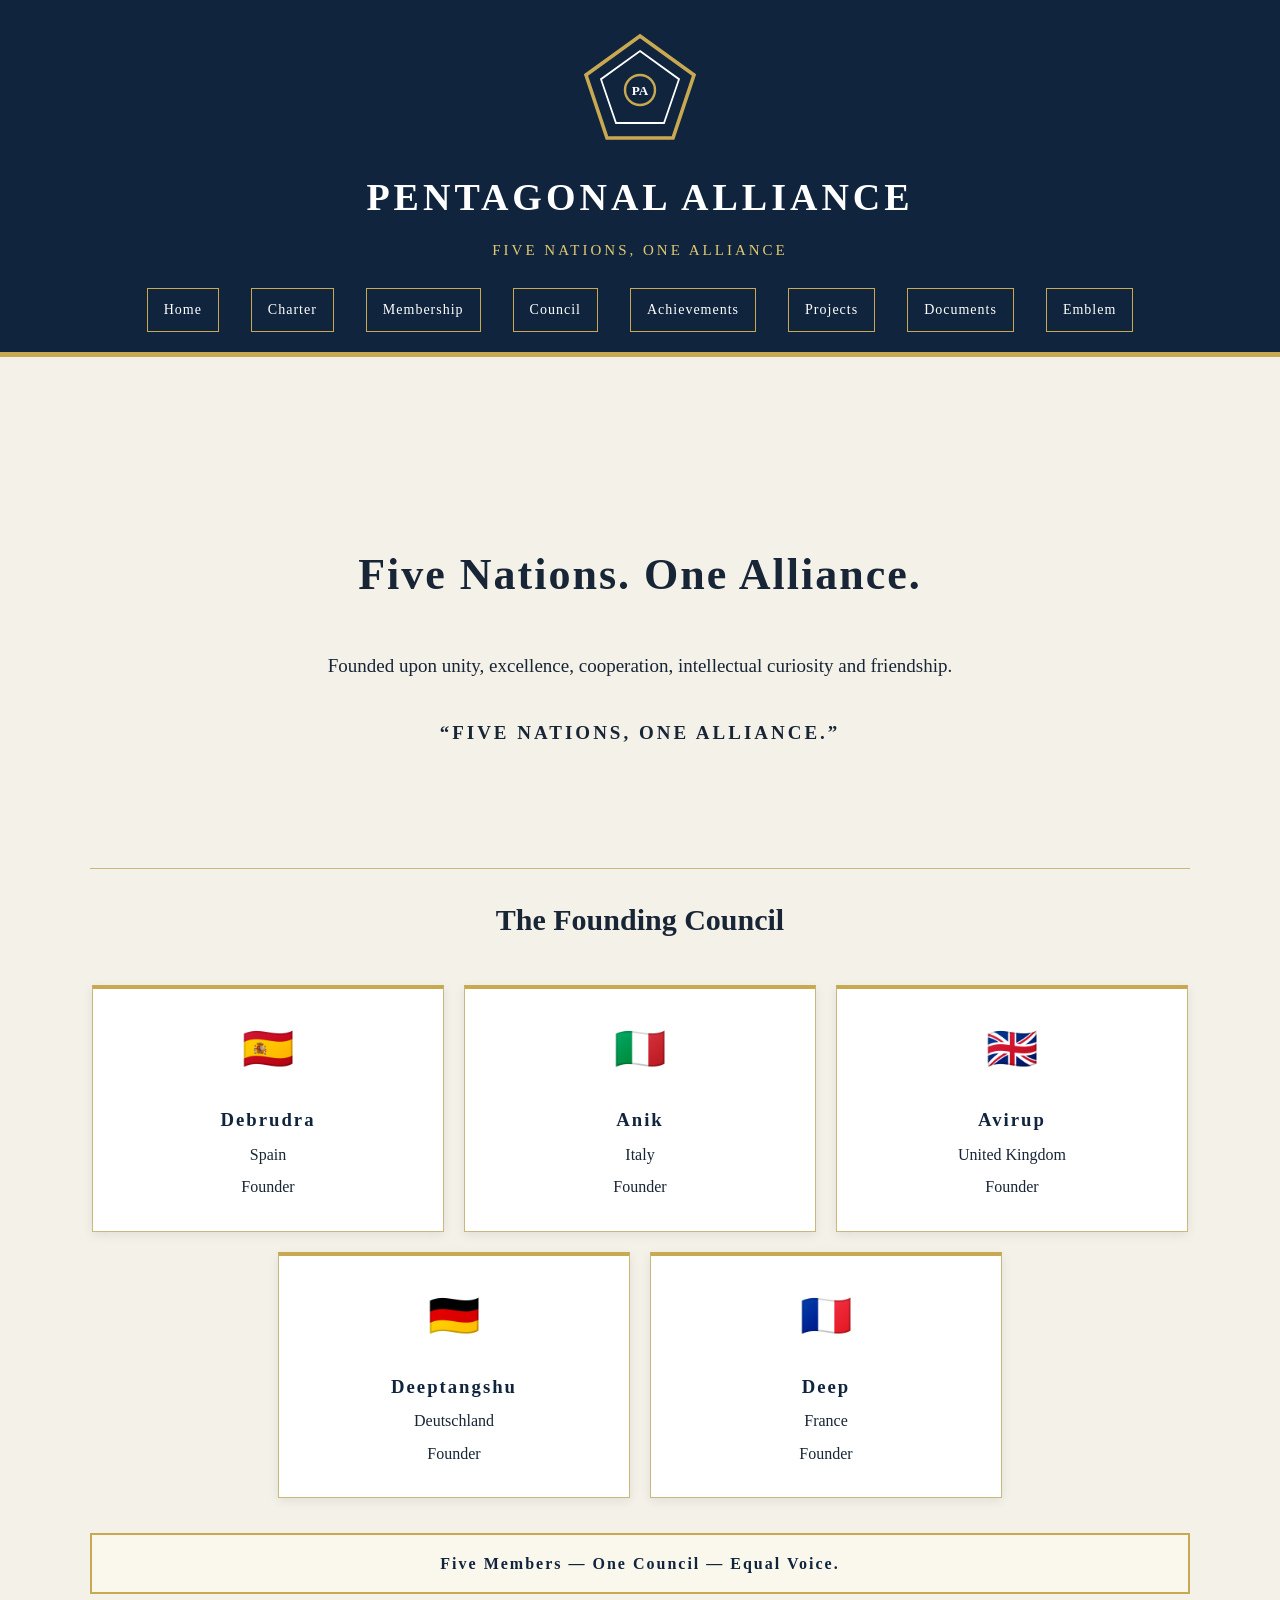
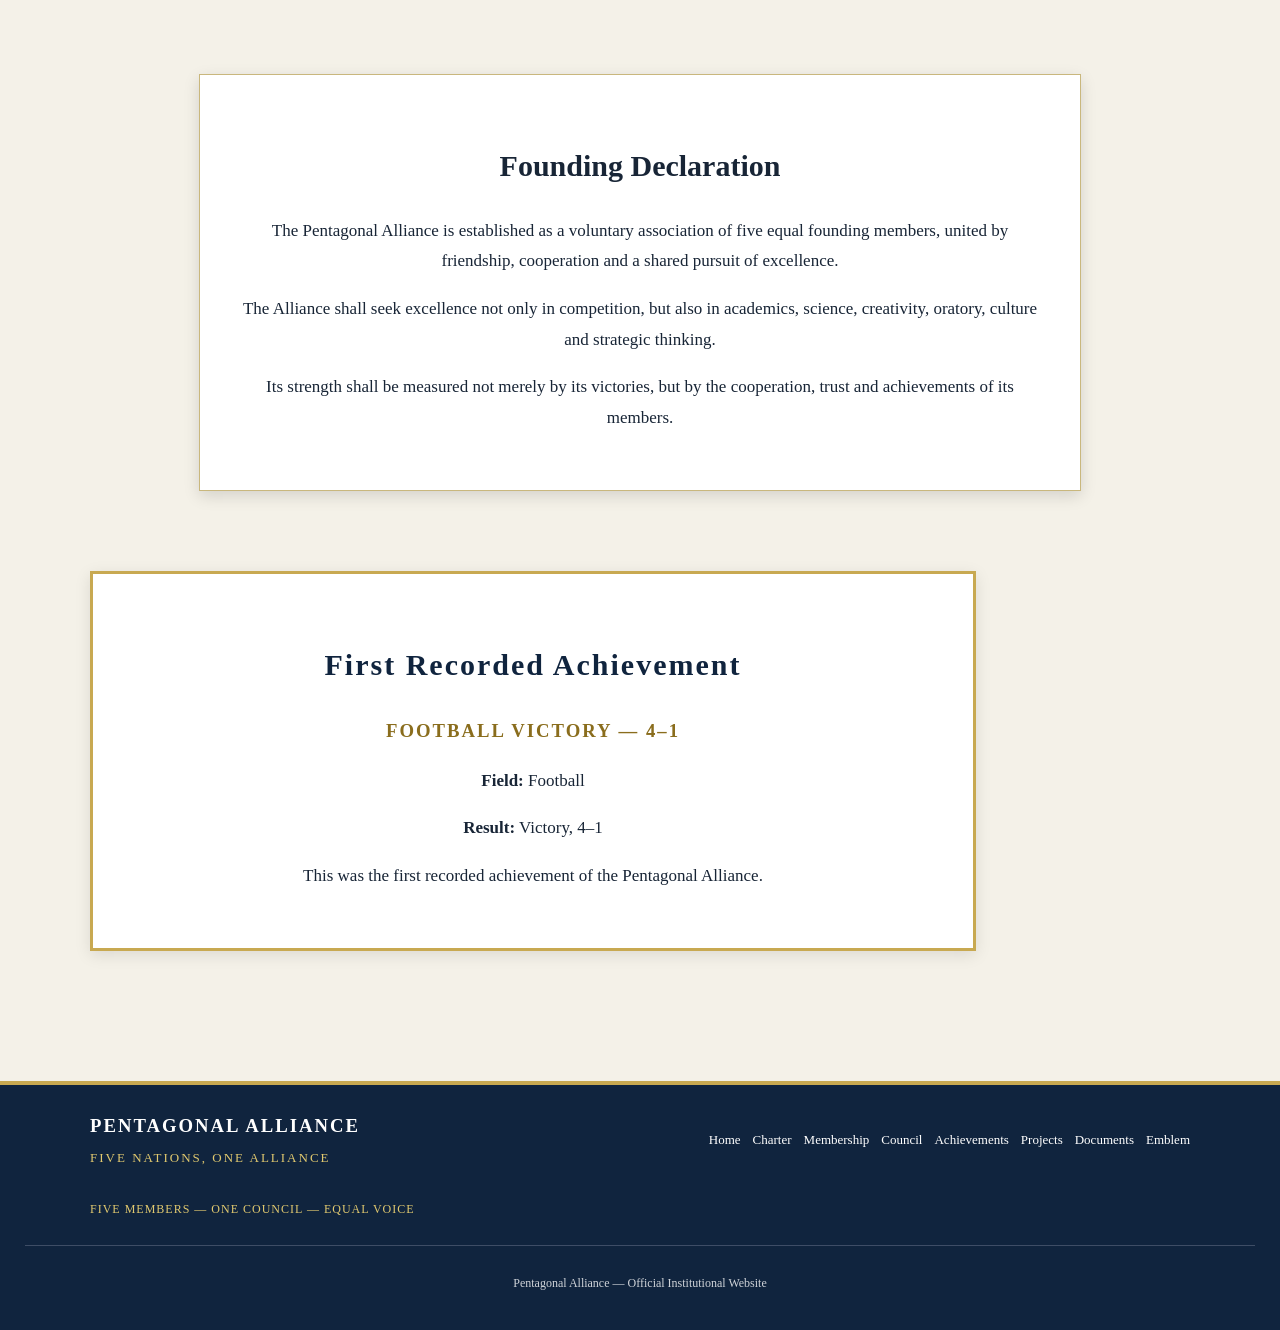
<file: index .html>
<!DOCTYPE html>
<html>

<head>
    <title>Pentagonal Alliance</title>
    <link rel="stylesheet" href="style.css">
</head>

<body>

<header>
<div class="alliance-emblem">

    <svg viewBox="0 0 200 200" aria-label="Pentagonal Alliance emblem">

        <polygon
            points="100,10 190,75 155,180 45,180 10,75"
            fill="none"
            stroke="#c8a951"
            stroke-width="6"
        />

        <polygon
            points="100,35 165,82 140,155 60,155 35,82"
            fill="none"
            stroke="#ffffff"
            stroke-width="3"
        />

        <circle
            cx="100"
            cy="100"
            r="25"
            fill="none"
            stroke="#c8a951"
            stroke-width="4"
        />

        <text
            x="100"
            y="108"
            text-anchor="middle"
            fill="#ffffff"
            font-size="22"
            font-family="Georgia, serif"
            font-weight="bold">
            PA
        </text>

    </svg>

</div>
    <h1>PENTAGONAL ALLIANCE</h1>

    <p>FIVE NATIONS, ONE ALLIANCE</p>

    <nav>
        <a href="home.html">Home</a>
        <a href="charter.html">Charter</a>
        <a href="membership.html">Membership</a>
        <a href="council.html">Council</a>
        <a href="achievements.html">Achievements</a>
        <a href="projects.html">Projects</a>
        <a href="documents.html">Documents</a>
        <a href="logo.html">Emblem</a>

    </nav>

</header>


<main>

    <!-- HERO SECTION -->

    <section class="hero">

        <h2>Five Nations. One Alliance.</h2>

        <p>
            Founded upon unity, excellence, cooperation,
            intellectual curiosity and friendship.
        </p>

        <p class="motto">
            “FIVE NATIONS, ONE ALLIANCE.”
        </p>

    </section>


    <!-- FOUNDING COUNCIL -->

    <section>

        <h2>The Founding Council</h2>

        <div class="founders">

            <div class="founder-card">
                <div class="flag">🇪🇸</div>
                <h3>Debrudra</h3>
                <p>Spain</p>
                <p>Founder</p>
            </div>

            <div class="founder-card">
                <div class="flag">🇮🇹</div>
                <h3>Anik</h3>
                <p>Italy</p>
                <p>Founder</p>
            </div>

            <div class="founder-card">
                <div class="flag">🇬🇧</div>
                <h3>Avirup</h3>
                <p>United Kingdom</p>
                <p>Founder</p>
            </div>

            <div class="founder-card">
                <div class="flag">🇩🇪</div>
                <h3>Deeptangshu</h3>
                <p>Deutschland</p>
                <p>Founder</p>
            </div>

            <div class="founder-card">
                <div class="flag">🇫🇷</div>
                <h3>Deep</h3>
                <p>France</p>
                <p>Founder</p>
            </div>

        </div>

        <p class="principle">
            Five Members — One Council — Equal Voice.
        </p>

    </section>


    <!-- FOUNDING DECLARATION -->

    <section class="declaration">

        <h2>Founding Declaration</h2>

        <p>
            The Pentagonal Alliance is established as a
            voluntary association of five equal founding members,
            united by friendship, cooperation and a shared pursuit
            of excellence.
        </p>

        <p>
            The Alliance shall seek excellence not only in
            competition, but also in academics, science,
            creativity, oratory, culture and strategic thinking.
        </p>

        <p>
            Its strength shall be measured not merely by its
            victories, but by the cooperation, trust and
            achievements of its members.
        </p>

    </section>


    <!-- FIRST ACHIEVEMENT -->

    <section class="achievement">

        <h2>First Recorded Achievement</h2>

        <h3>FOOTBALL VICTORY — 4–1</h3>

        <p>
            <strong>Field:</strong> Football
        </p>

        <p>
            <strong>Result:</strong> Victory, 4–1
        </p>

        <p>
            This was the first recorded achievement of the
            Pentagonal Alliance.
        </p>

    </section>

</main>


<footer>

    <div class="footer-inner">

        <div class="footer-brand">

            <h3>PENTAGONAL ALLIANCE</h3>

            <p>
                FIVE NATIONS, ONE ALLIANCE
            </p>

        </div>


        <div class="footer-links">

            <a href="home.html">Home</a>
            <a href="charter.html">Charter</a>
            <a href="membership.html">Membership</a>
            <a href="council.html">Council</a>
            <a href="achievements.html">Achievements</a>
            <a href="projects.html">Projects</a>
            <a href="documents.html">Documents</a>
            <a href="logo.html">Emblem</a>

        </div>


        <div class="footer-principle">

            <p>
                FIVE MEMBERS — ONE COUNCIL — EQUAL VOICE
            </p>

        </div>

    </div>


    <div class="footer-bottom">

        <p>
             Pentagonal Alliance — Official Institutional Website
        </p>

    </div>

</footer>


</body>

</html>
</file>
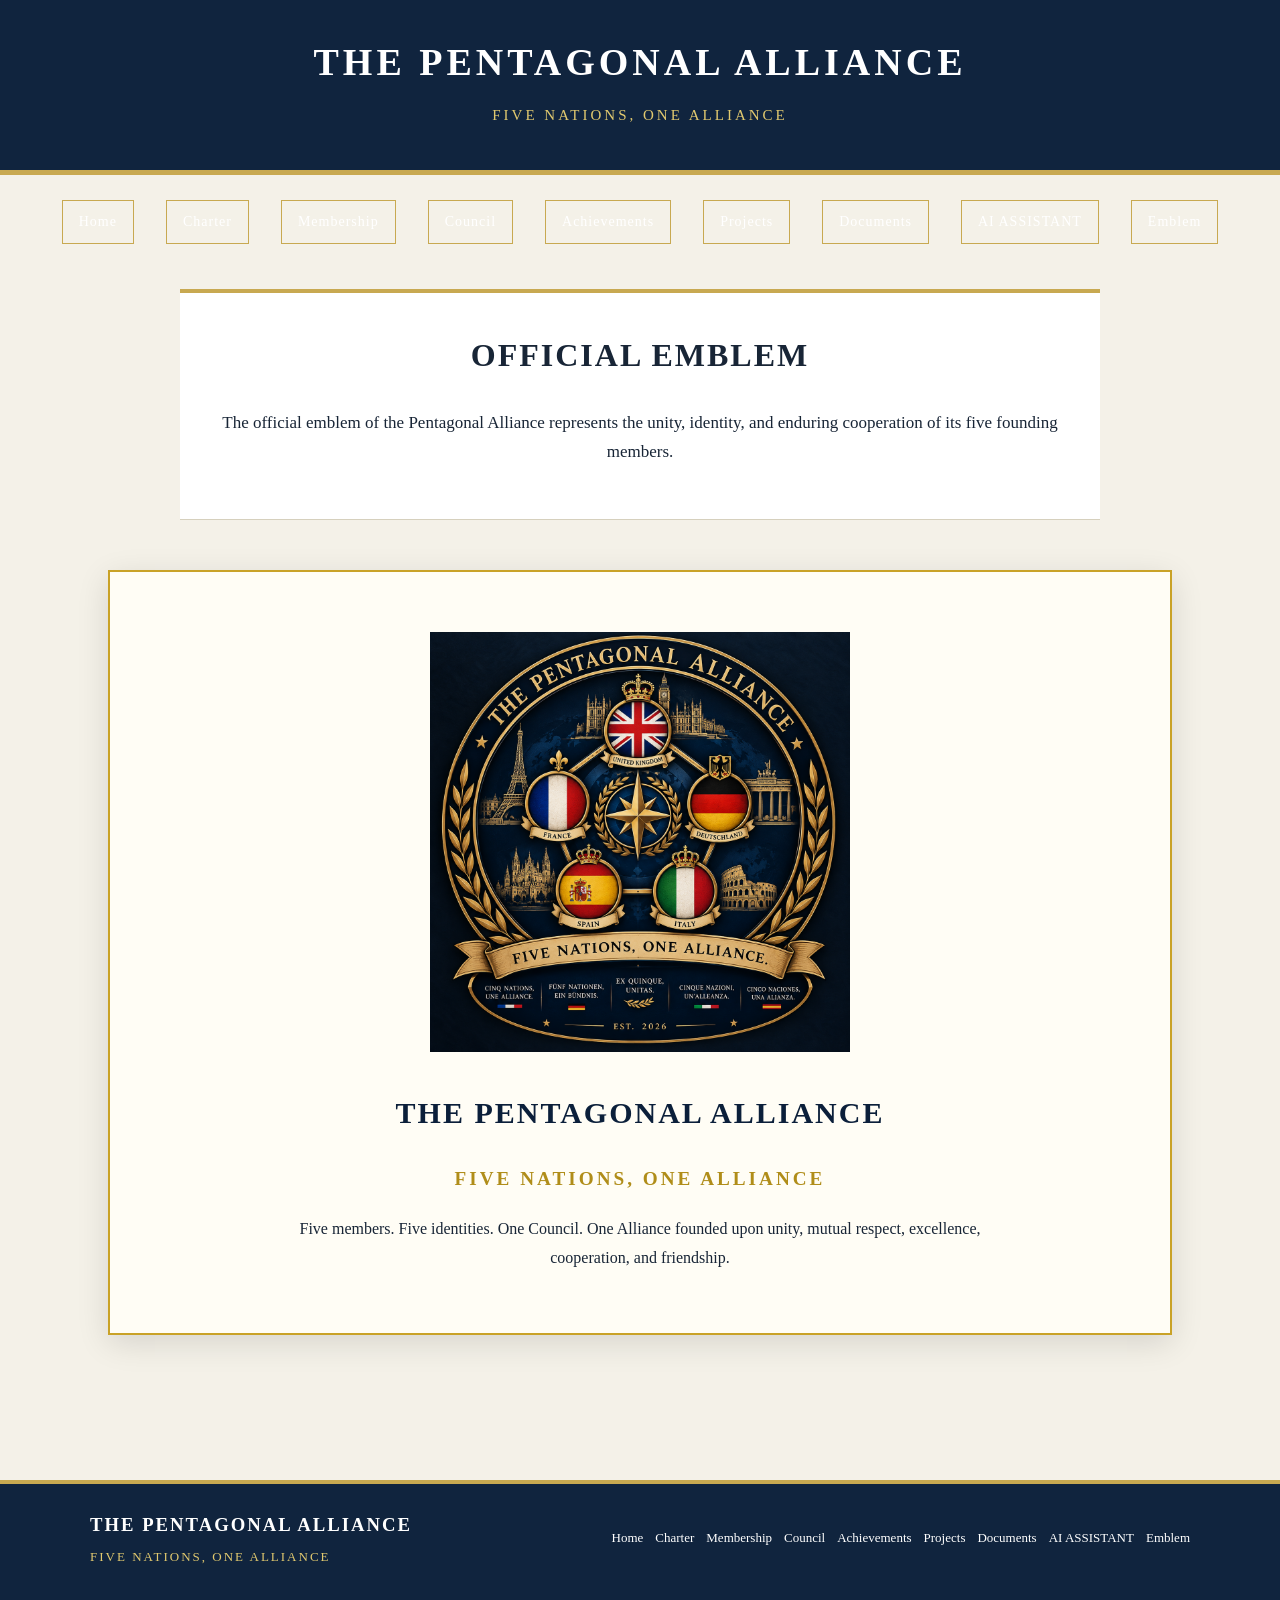
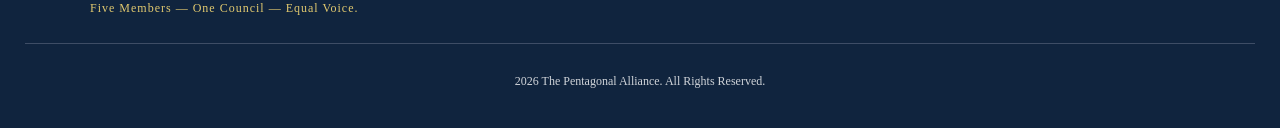
<file: logo.html>
<!DOCTYPE html>
<html lang="en">
<head>
    <meta charset="UTF-8">
    <meta name="viewport" content="width=device-width, initial-scale=1.0">
    <title>Official Emblem | The Pentagonal Alliance</title>
    <link rel="stylesheet" href="style.css">
</head>

<body>

<header>
    <h1>THE PENTAGONAL ALLIANCE</h1>
    <p>FIVE NATIONS, ONE ALLIANCE</p>
</header>

<nav>
    <a href="home.html">Home</a>
    <a href="charter.html">Charter</a>
    <a href="membership.html">Membership</a>
    <a href="council.html">Council</a>
    <a href="achievements.html">Achievements</a>
    <a href="projects.html">Projects</a>
    <a href="documents.html">Documents</a>
    <a href="ai.html">AI ASSISTANT</a>
    <a href="logo.html">Emblem</a>
</nav>

<main>

    <section class="page-intro">
        <h2>OFFICIAL EMBLEM</h2>
        <p>
            The official emblem of the Pentagonal Alliance represents
            the unity, identity, and enduring cooperation of its five
            founding members.
        </p>
    </section>

    <section class="logo-display">

        <div class="large-logo">
            <img src="PENTAGONALALLIANCELOGO.png"
                 alt="Official Pentagonal Alliance Emblem">
        </div>

        <h2>THE PENTAGONAL ALLIANCE</h2>

        <p class="logo-motto">
            FIVE NATIONS, ONE ALLIANCE
        </p>

        <p class="logo-description">
            Five members. Five identities. One Council.
            One Alliance founded upon unity, mutual respect,
            excellence, cooperation, and friendship.
        </p>

    </section>

</main>

<footer>

    <div class="footer-inner">

        <div class="footer-brand">
            <h3>THE PENTAGONAL ALLIANCE</h3>
            <p>FIVE NATIONS, ONE ALLIANCE</p>
        </div>

        <div class="footer-links">
            <a href="home.html">Home</a>
            <a href="charter.html">Charter</a>
            <a href="membership.html">Membership</a>
            <a href="council.html">Council</a>
            <a href="achievements.html">Achievements</a>
            <a href="projects.html">Projects</a>
            <a href="documents.html">Documents</a>
            <a href="ai.html">AI ASSISTANT</a>
            <a href="logo.html">Emblem</a>
        </div>

        <div class="footer-principle">
            <p>Five Members — One Council — Equal Voice.</p>
        </div>

    </div>

    <div class="footer-bottom">
        <p> 2026 The Pentagonal Alliance. All Rights Reserved.</p>
    </div>

</footer>

</body>
</html>
</file>
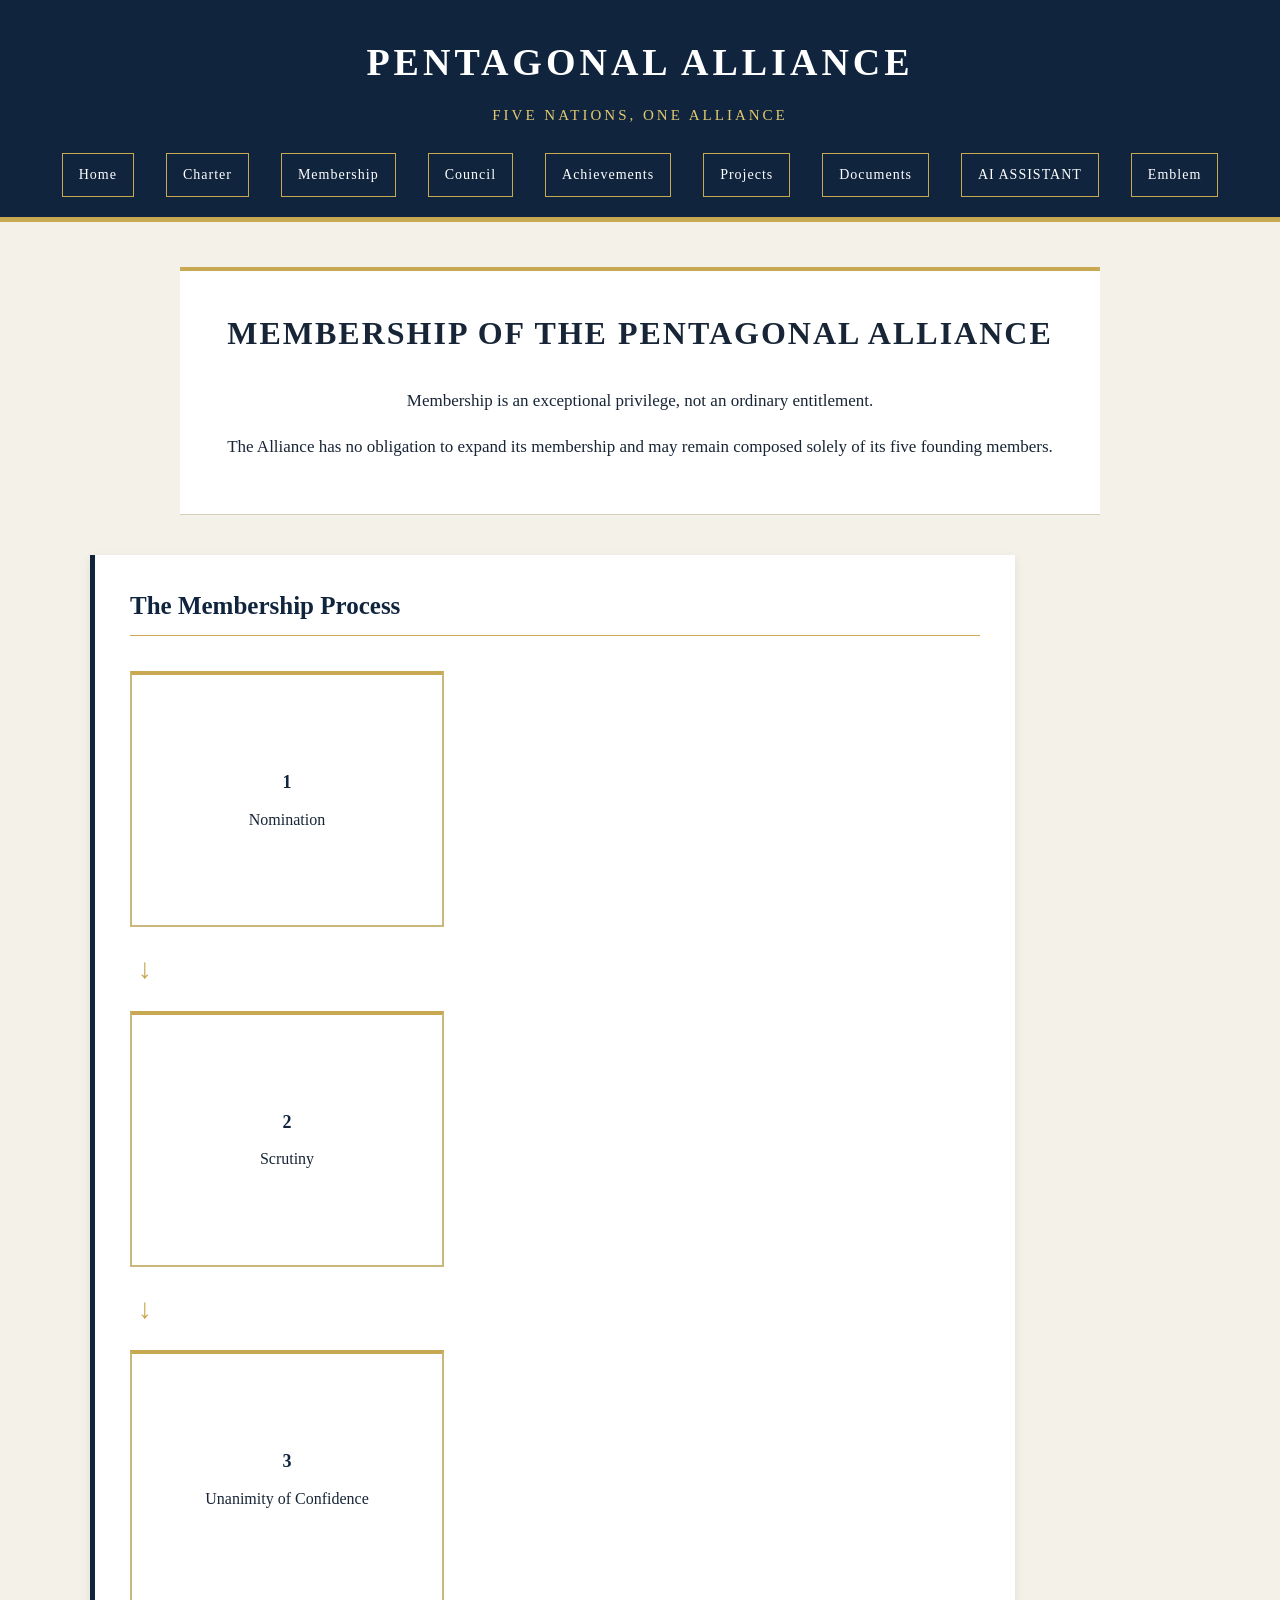
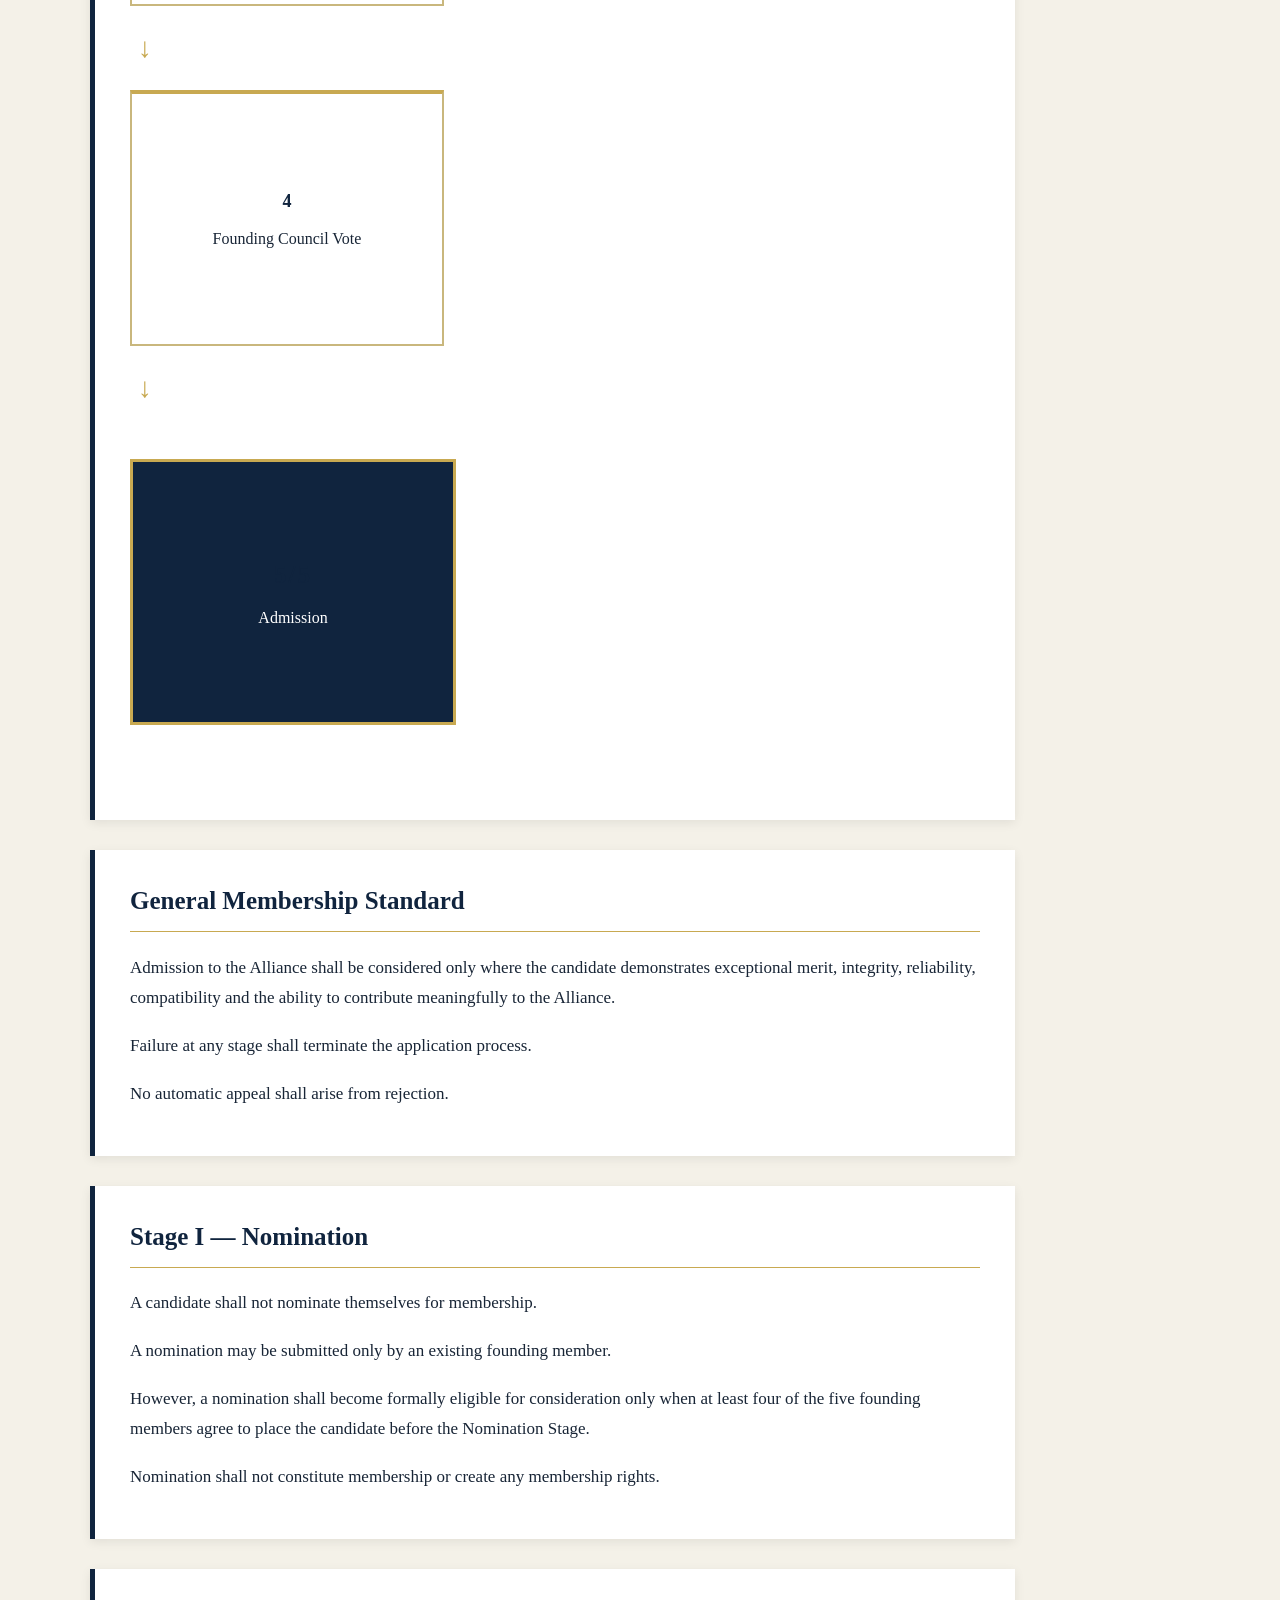
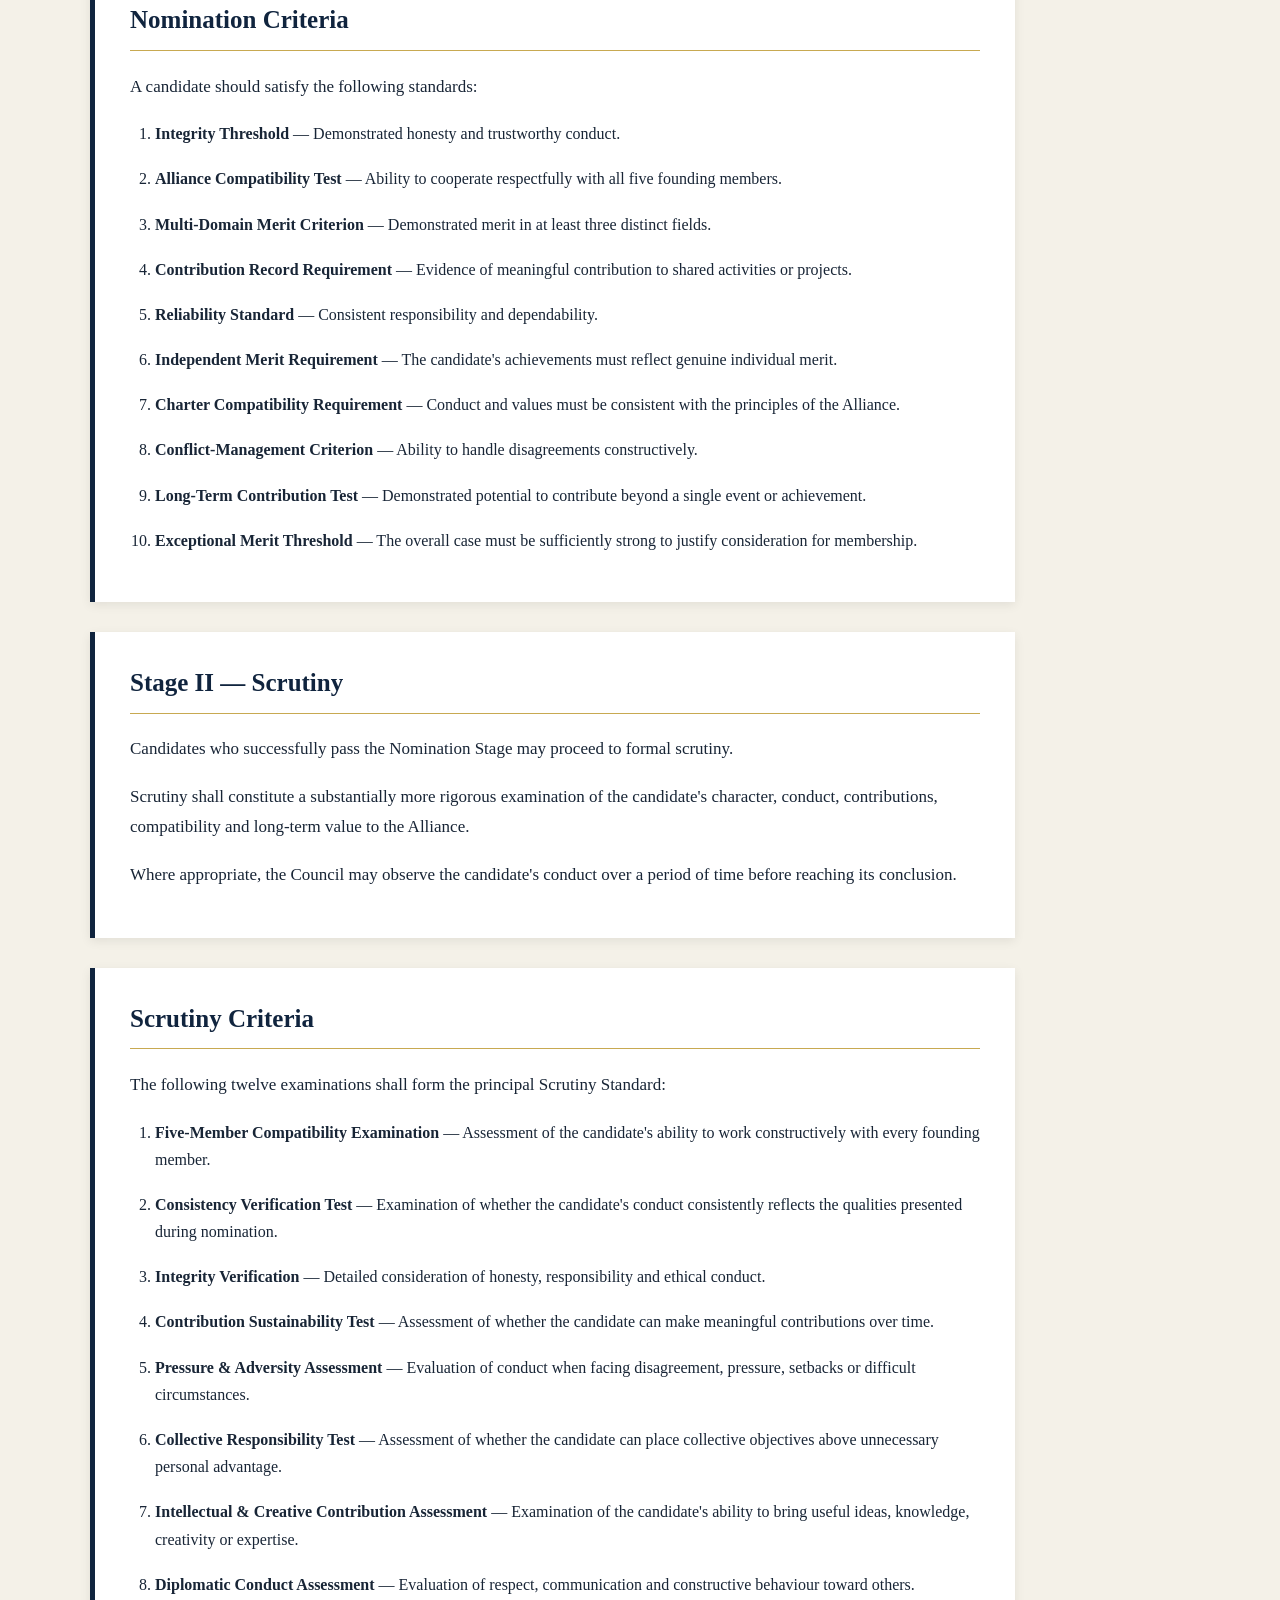
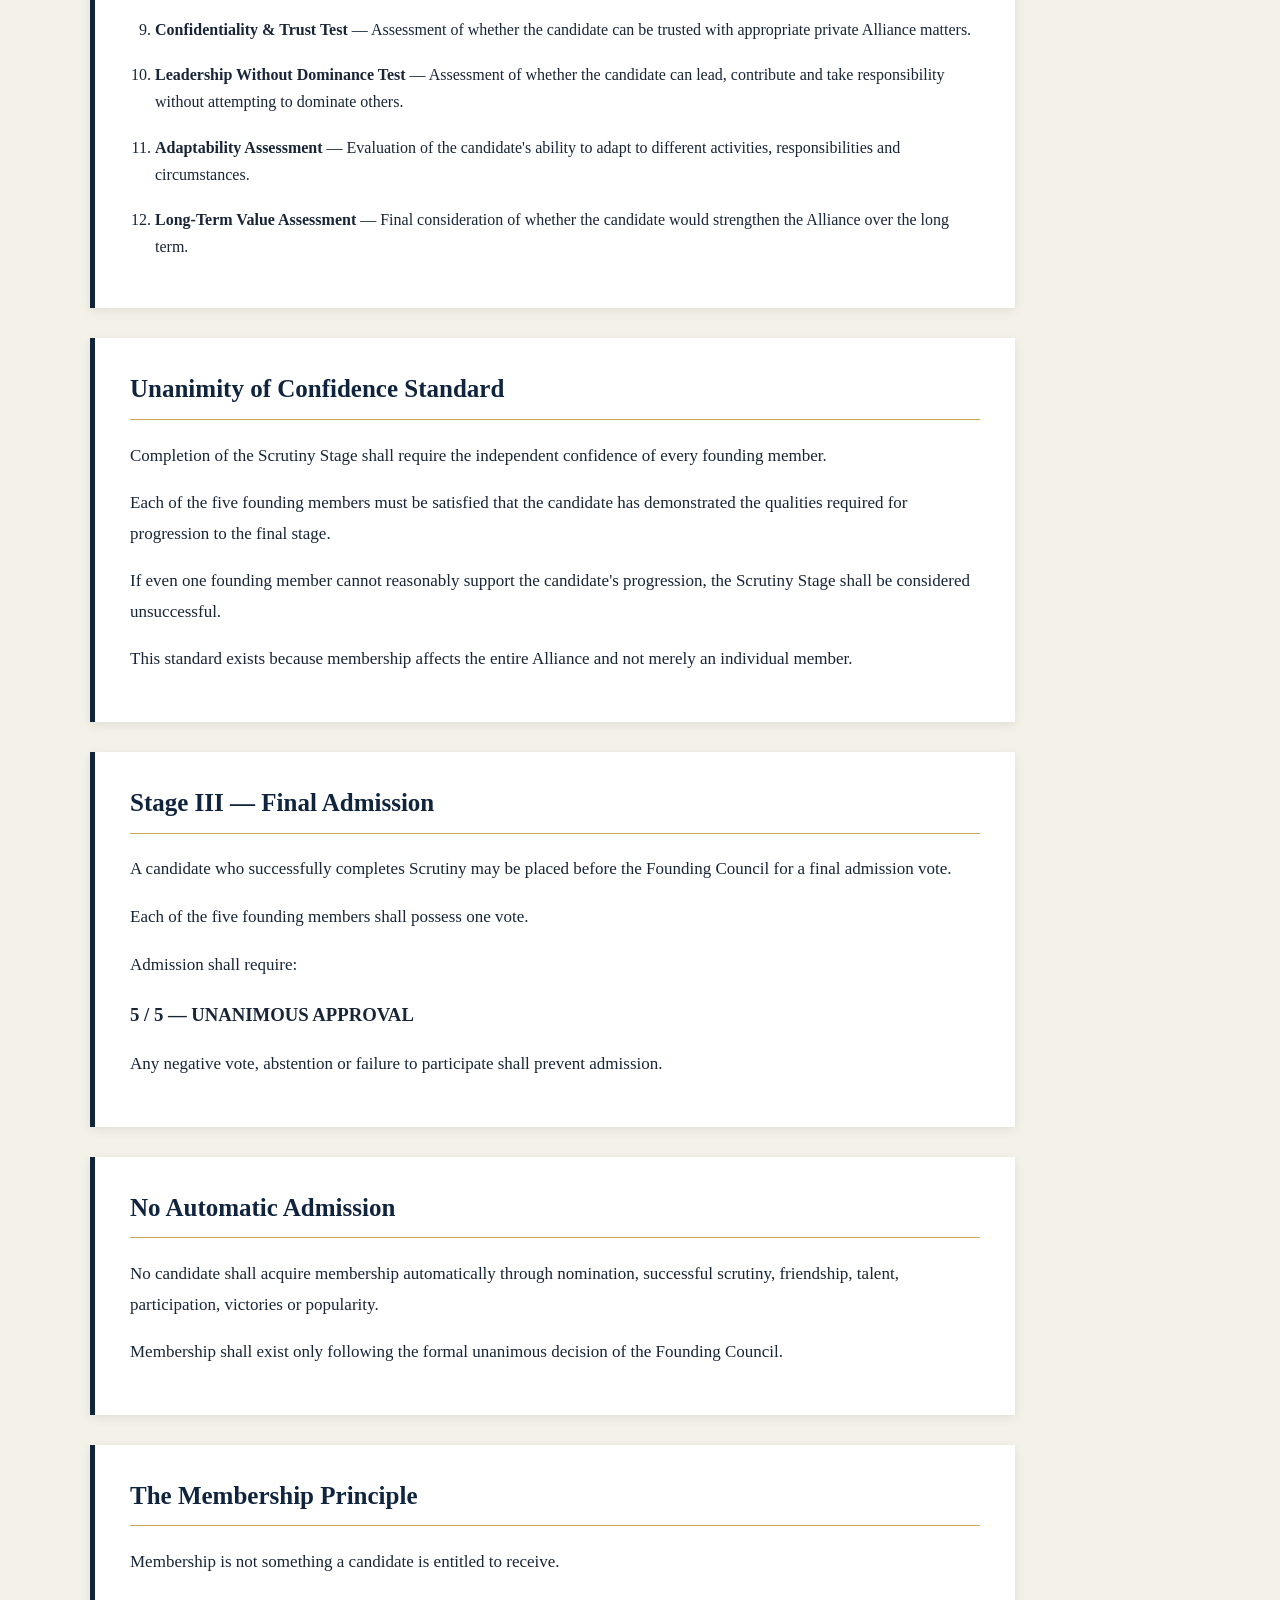
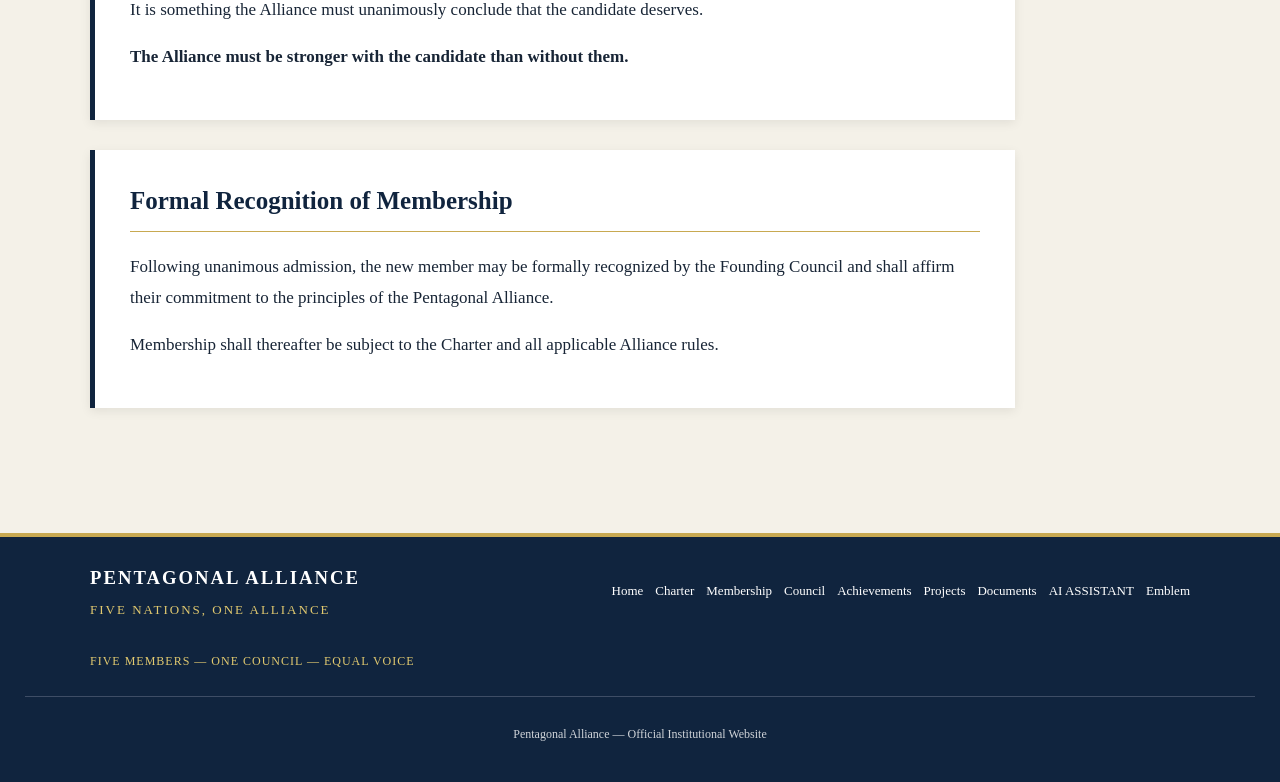
<file: membership.html>
<!DOCTYPE html>
<html>

<head>
    <title>Membership — Pentagonal Alliance</title>
    <link rel="stylesheet" href="style.css">
</head>

<body>

<header>

    <h1>PENTAGONAL ALLIANCE</h1>

    <p>FIVE NATIONS, ONE ALLIANCE</p>

    <nav>
        <a href="home.html">Home</a>
        <a href="charter.html">Charter</a>
        <a href="membership.html">Membership</a>
        <a href="council.html">Council</a>
        <a href="achievements.html">Achievements</a>
        <a href="projects.html">Projects</a>
        <a href="documents.html">Documents</a>
        <a href="ai.html">AI ASSISTANT</a>
        <a href="logo.html">Emblem</a>

    </nav>

</header>


<main>

    <!-- INTRODUCTION -->

    <section class="page-intro">

        <h2>MEMBERSHIP OF THE PENTAGONAL ALLIANCE</h2>

        <p>
            Membership is an exceptional privilege, not an
            ordinary entitlement.
        </p>

        <p>
            The Alliance has no obligation to expand its
            membership and may remain composed solely of its
            five founding members.
        </p>

    </section>


    <!-- MEMBERSHIP PROCESS -->

    <section class="article">

        <h2>The Membership Process</h2>

        <div class="process">

            <div class="process-step">
                <strong>1</strong>
                <span>Nomination</span>
            </div>

            <div class="process-arrow">↓</div>

            <div class="process-step">
                <strong>2</strong>
                <span>Scrutiny</span>
            </div>

            <div class="process-arrow">↓</div>

            <div class="process-step">
                <strong>3</strong>
                <span>Unanimity of Confidence</span>
            </div>

            <div class="process-arrow">↓</div>

            <div class="process-step">
                <strong>4</strong>
                <span>Founding Council Vote</span>
            </div>

            <div class="process-arrow">↓</div>

            <div class="process-step final-step">
                <strong>5/5</strong>
                <span>Admission</span>
            </div>

        </div>

    </section>


    <!-- GENERAL RULE -->

    <section class="article">

        <h2>General Membership Standard</h2>

        <p>
            Admission to the Alliance shall be considered only
            where the candidate demonstrates exceptional merit,
            integrity, reliability, compatibility and the ability
            to contribute meaningfully to the Alliance.
        </p>

        <p>
            Failure at any stage shall terminate the application
            process.
        </p>

        <p>
            No automatic appeal shall arise from rejection.
        </p>

    </section>


    <!-- NOMINATION -->

    <section class="article">

        <h2>Stage I — Nomination</h2>

        <p>
            A candidate shall not nominate themselves for
            membership.
        </p>

        <p>
            A nomination may be submitted only by an existing
            founding member.
        </p>

        <p>
            However, a nomination shall become formally eligible
            for consideration only when at least four of the five
            founding members agree to place the candidate before
            the Nomination Stage.
        </p>

        <p>
            Nomination shall not constitute membership or create
            any membership rights.
        </p>

    </section>


    <!-- NOMINATION CRITERIA -->

    <section class="article">

        <h2>Nomination Criteria</h2>

        <p>
            A candidate should satisfy the following standards:
        </p>

        <ol>

            <li>
                <strong>Integrity Threshold</strong>
                — Demonstrated honesty and trustworthy conduct.
            </li>

            <li>
                <strong>Alliance Compatibility Test</strong>
                — Ability to cooperate respectfully with all five
                founding members.
            </li>

            <li>
                <strong>Multi-Domain Merit Criterion</strong>
                — Demonstrated merit in at least three distinct
                fields.
            </li>

            <li>
                <strong>Contribution Record Requirement</strong>
                — Evidence of meaningful contribution to shared
                activities or projects.
            </li>

            <li>
                <strong>Reliability Standard</strong>
                — Consistent responsibility and dependability.
            </li>

            <li>
                <strong>Independent Merit Requirement</strong>
                — The candidate's achievements must reflect
                genuine individual merit.
            </li>

            <li>
                <strong>Charter Compatibility Requirement</strong>
                — Conduct and values must be consistent with the
                principles of the Alliance.
            </li>

            <li>
                <strong>Conflict-Management Criterion</strong>
                — Ability to handle disagreements constructively.
            </li>

            <li>
                <strong>Long-Term Contribution Test</strong>
                — Demonstrated potential to contribute beyond a
                single event or achievement.
            </li>

            <li>
                <strong>Exceptional Merit Threshold</strong>
                — The overall case must be sufficiently strong
                to justify consideration for membership.
            </li>

        </ol>

    </section>

    <!-- STAGE II — SCRUTINY -->

    <section class="article">

        <h2>Stage II — Scrutiny</h2>

        <p>
            Candidates who successfully pass the Nomination Stage
            may proceed to formal scrutiny.
        </p>

        <p>
            Scrutiny shall constitute a substantially more rigorous
            examination of the candidate's character, conduct,
            contributions, compatibility and long-term value to
            the Alliance.
        </p>

        <p>
            Where appropriate, the Council may observe the
            candidate's conduct over a period of time before
            reaching its conclusion.
        </p>

    </section>


    <!-- SCRUTINY CRITERIA -->

    <section class="article">

        <h2>Scrutiny Criteria</h2>

        <p>
            The following twelve examinations shall form the
            principal Scrutiny Standard:
        </p>

        <ol>

            <li>
                <strong>Five-Member Compatibility Examination</strong>
                — Assessment of the candidate's ability to work
                constructively with every founding member.
            </li>

            <li>
                <strong>Consistency Verification Test</strong>
                — Examination of whether the candidate's conduct
                consistently reflects the qualities presented
                during nomination.
            </li>

            <li>
                <strong>Integrity Verification</strong>
                — Detailed consideration of honesty, responsibility
                and ethical conduct.
            </li>

            <li>
                <strong>Contribution Sustainability Test</strong>
                — Assessment of whether the candidate can make
                meaningful contributions over time.
            </li>

            <li>
                <strong>Pressure &amp; Adversity Assessment</strong>
                — Evaluation of conduct when facing disagreement,
                pressure, setbacks or difficult circumstances.
            </li>

            <li>
                <strong>Collective Responsibility Test</strong>
                — Assessment of whether the candidate can place
                collective objectives above unnecessary personal
                advantage.
            </li>

            <li>
                <strong>Intellectual &amp; Creative Contribution Assessment</strong>
                — Examination of the candidate's ability to bring
                useful ideas, knowledge, creativity or expertise.
            </li>

            <li>
                <strong>Diplomatic Conduct Assessment</strong>
                — Evaluation of respect, communication and
                constructive behaviour toward others.
            </li>

            <li>
                <strong>Confidentiality &amp; Trust Test</strong>
                — Assessment of whether the candidate can be
                trusted with appropriate private Alliance matters.
            </li>

            <li>
                <strong>Leadership Without Dominance Test</strong>
                — Assessment of whether the candidate can lead,
                contribute and take responsibility without
                attempting to dominate others.
            </li>

            <li>
                <strong>Adaptability Assessment</strong>
                — Evaluation of the candidate's ability to adapt
                to different activities, responsibilities and
                circumstances.
            </li>

            <li>
                <strong>Long-Term Value Assessment</strong>
                — Final consideration of whether the candidate
                would strengthen the Alliance over the long term.
            </li>

        </ol>

    </section>


    <!-- UNANIMITY OF CONFIDENCE -->

    <section class="article">

        <h2>Unanimity of Confidence Standard</h2>

        <p>
            Completion of the Scrutiny Stage shall require the
            independent confidence of every founding member.
        </p>

        <p>
            Each of the five founding members must be satisfied
            that the candidate has demonstrated the qualities
            required for progression to the final stage.
        </p>

        <p>
            If even one founding member cannot reasonably support
            the candidate's progression, the Scrutiny Stage shall
            be considered unsuccessful.
        </p>

        <p>
            This standard exists because membership affects the
            entire Alliance and not merely an individual member.
        </p>

    </section>


    <!-- FINAL ADMISSION -->

    <section class="article">

        <h2>Stage III — Final Admission</h2>

        <p>
            A candidate who successfully completes Scrutiny may
            be placed before the Founding Council for a final
            admission vote.
        </p>

        <p>
            Each of the five founding members shall possess one
            vote.
        </p>

        <p>
            Admission shall require:
        </p>

        <h3>5 / 5 — UNANIMOUS APPROVAL</h3>

        <p>
            Any negative vote, abstention or failure to participate
            shall prevent admission.
        </p>

    </section>


    <!-- NO AUTOMATIC ADMISSION -->

    <section class="article">

        <h2>No Automatic Admission</h2>

        <p>
            No candidate shall acquire membership automatically
            through nomination, successful scrutiny, friendship,
            talent, participation, victories or popularity.
        </p>

        <p>
            Membership shall exist only following the formal
            unanimous decision of the Founding Council.
        </p>

    </section>


    <!-- MEMBERSHIP PRINCIPLE -->

    <section class="article">

        <h2>The Membership Principle</h2>

        <p>
            Membership is not something a candidate is entitled
            to receive.
        </p>

        <p>
            It is something the Alliance must unanimously conclude
            that the candidate deserves.
        </p>

        <p>
            <strong>
                The Alliance must be stronger with the candidate
                than without them.
            </strong>
        </p>

    </section>


    <!-- FORMAL ACKNOWLEDGEMENT -->

    <section class="article">

        <h2>Formal Recognition of Membership</h2>

        <p>
            Following unanimous admission, the new member may be
            formally recognized by the Founding Council and shall
            affirm their commitment to the principles of the
            Pentagonal Alliance.
        </p>

        <p>
            Membership shall thereafter be subject to the Charter
            and all applicable Alliance rules.
        </p>

    </section>
</main>


<footer>

    <div class="footer-inner">

        <div class="footer-brand">

            <h3>PENTAGONAL ALLIANCE</h3>

            <p>
                FIVE NATIONS, ONE ALLIANCE
            </p>

        </div>


        <div class="footer-links">

            <a href="home.html">Home</a>
            <a href="charter.html">Charter</a>
            <a href="membership.html">Membership</a>
            <a href="council.html">Council</a>
            <a href="achievements.html">Achievements</a>
            <a href="projects.html">Projects</a>
            <a href="documents.html">Documents</a>
            <a href="ai.html">AI ASSISTANT</a>
            <a href="logo.html">Emblem</a>


        </div>


        <div class="footer-principle">

            <p>
                FIVE MEMBERS — ONE COUNCIL — EQUAL VOICE
            </p>

        </div>

    </div>


    <div class="footer-bottom">

        <p>
             Pentagonal Alliance — Official Institutional Website
        </p>

    </div>

</footer>


</body>

</html>
</file>
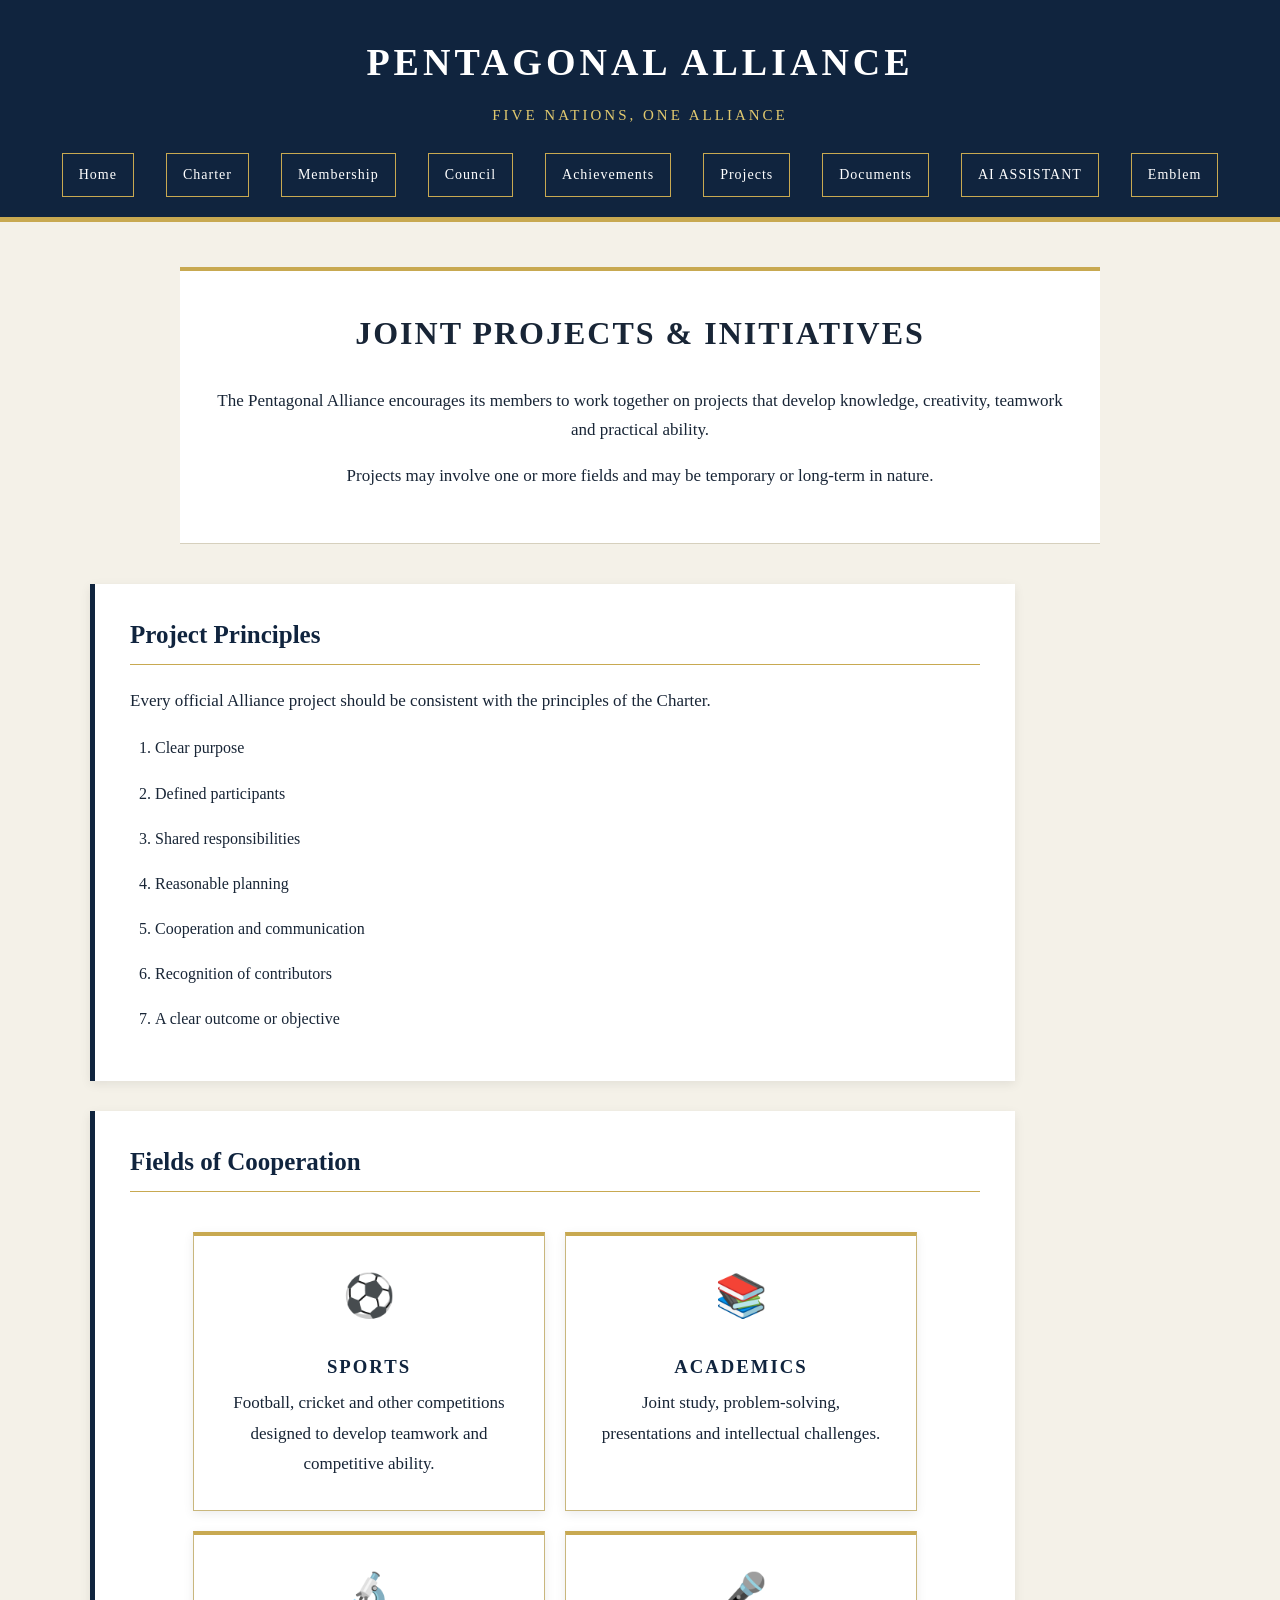
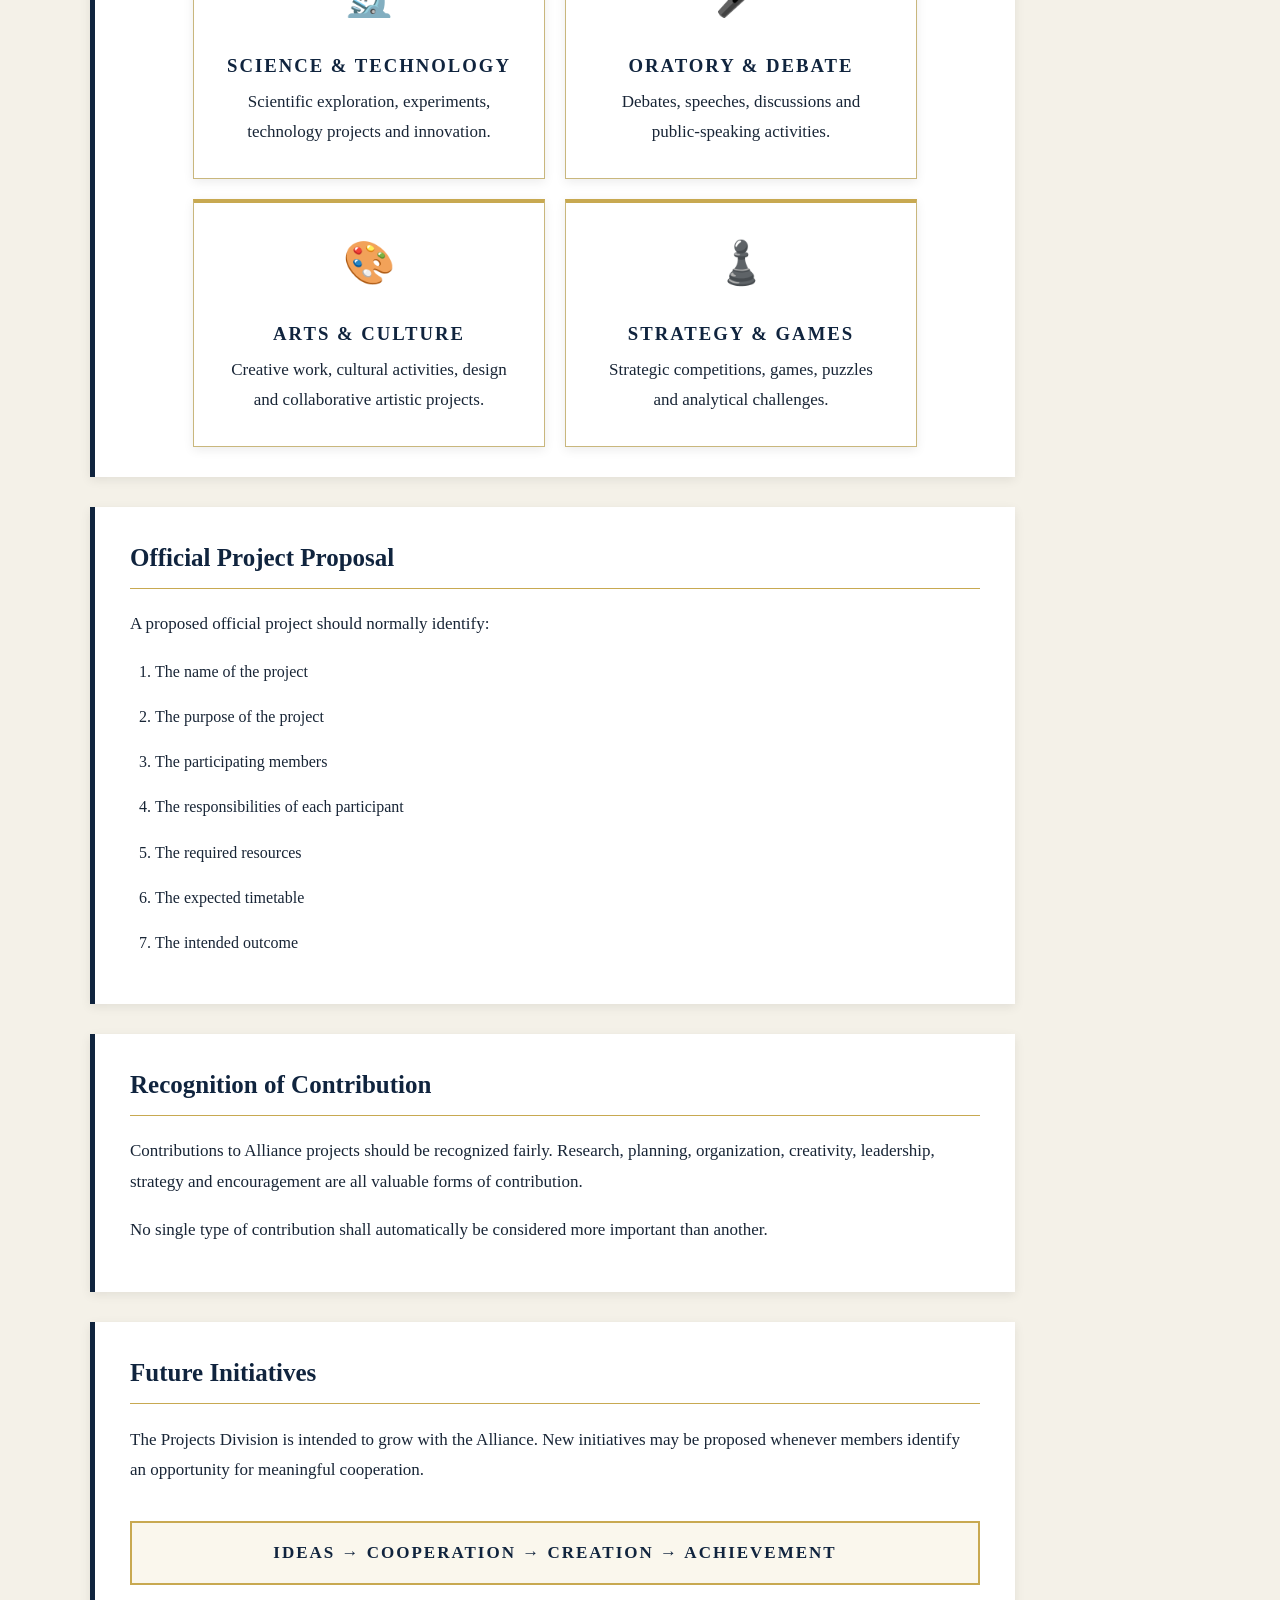
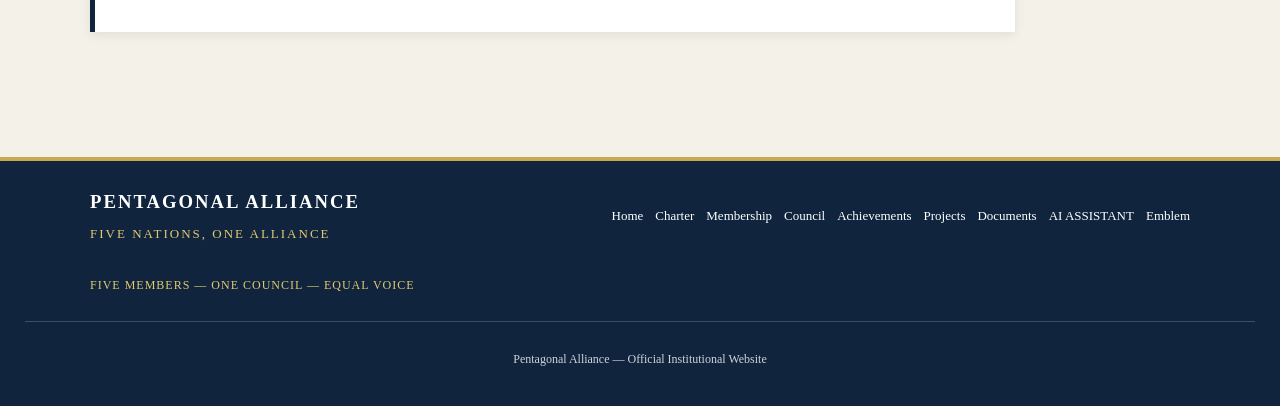
<file: projects.html>
<!DOCTYPE html>
<html>
<head>
    <title>Projects — Pentagonal Alliance</title>
    <link rel="stylesheet" href="style.css">
</head>

<body>

<header>
    <h1>PENTAGONAL ALLIANCE</h1>
    <p>FIVE NATIONS, ONE ALLIANCE</p>

    <nav>
        <a href="home.html">Home</a>
        <a href="charter.html">Charter</a>
        <a href="membership.html">Membership</a>
        <a href="council.html">Council</a>
        <a href="achievements.html">Achievements</a>
        <a href="projects.html">Projects</a>
        <a href="documents.html">Documents</a>
        <a href="ai.html">AI ASSISTANT</a>
        <a href="logo.html">Emblem</a>

    </nav>
</header>

<main>

    <section class="page-intro">

        <h2>JOINT PROJECTS &amp; INITIATIVES</h2>

        <p>
            The Pentagonal Alliance encourages its members to work
            together on projects that develop knowledge, creativity,
            teamwork and practical ability.
        </p>

        <p>
            Projects may involve one or more fields and may be temporary
            or long-term in nature.
        </p>

    </section>


    <section class="article">

        <h2>Project Principles</h2>

        <p>
            Every official Alliance project should be consistent with
            the principles of the Charter.
        </p>

        <ol>
            <li>Clear purpose</li>
            <li>Defined participants</li>
            <li>Shared responsibilities</li>
            <li>Reasonable planning</li>
            <li>Cooperation and communication</li>
            <li>Recognition of contributors</li>
            <li>A clear outcome or objective</li>
        </ol>

    </section>


    <section class="article">

        <h2>Fields of Cooperation</h2>

        <div class="founders">

            <div class="founder-card">
                <div class="flag">⚽</div>
                <h3>SPORTS</h3>
                <p>
                    Football, cricket and other competitions designed
                    to develop teamwork and competitive ability.
                </p>
            </div>


            <div class="founder-card">
                <div class="flag">📚</div>
                <h3>ACADEMICS</h3>
                <p>
                    Joint study, problem-solving, presentations and
                    intellectual challenges.
                </p>
            </div>


            <div class="founder-card">
                <div class="flag">🔬</div>
                <h3>SCIENCE &amp; TECHNOLOGY</h3>
                <p>
                    Scientific exploration, experiments, technology
                    projects and innovation.
                </p>
            </div>


            <div class="founder-card">
                <div class="flag">🎤</div>
                <h3>ORATORY &amp; DEBATE</h3>
                <p>
                    Debates, speeches, discussions and public-speaking
                    activities.
                </p>
            </div>


            <div class="founder-card">
                <div class="flag">🎨</div>
                <h3>ARTS &amp; CULTURE</h3>
                <p>
                    Creative work, cultural activities, design and
                    collaborative artistic projects.
                </p>
            </div>


            <div class="founder-card">
                <div class="flag">♟️</div>
                <h3>STRATEGY &amp; GAMES</h3>
                <p>
                    Strategic competitions, games, puzzles and
                    analytical challenges.
                </p>
            </div>

        </div>

    </section>


    <section class="article">

        <h2>Official Project Proposal</h2>

        <p>
            A proposed official project should normally identify:
        </p>

        <ol>
            <li>The name of the project</li>
            <li>The purpose of the project</li>
            <li>The participating members</li>
            <li>The responsibilities of each participant</li>
            <li>The required resources</li>
            <li>The expected timetable</li>
            <li>The intended outcome</li>
        </ol>

    </section>


    <section class="article">

        <h2>Recognition of Contribution</h2>

        <p>
            Contributions to Alliance projects should be recognized
            fairly. Research, planning, organization, creativity,
            leadership, strategy and encouragement are all valuable
            forms of contribution.
        </p>

        <p>
            No single type of contribution shall automatically be
            considered more important than another.
        </p>

    </section>


    <section class="article">

        <h2>Future Initiatives</h2>

        <p>
            The Projects Division is intended to grow with the Alliance.
            New initiatives may be proposed whenever members identify
            an opportunity for meaningful cooperation.
        </p>

        <p class="principle">
            IDEAS → COOPERATION → CREATION → ACHIEVEMENT
        </p>

    </section>

</main>


<footer>

    <div class="footer-inner">

        <div class="footer-brand">

            <h3>PENTAGONAL ALLIANCE</h3>

            <p>
                FIVE NATIONS, ONE ALLIANCE
            </p>

        </div>


        <div class="footer-links">

            <a href="home.html">Home</a>
            <a href="charter.html">Charter</a>
            <a href="membership.html">Membership</a>
            <a href="council.html">Council</a>
            <a href="achievements.html">Achievements</a>
            <a href="projects.html">Projects</a>
            <a href="documents.html">Documents</a>
            <a href="ai.html">AI ASSISTANT</a>
            <a href="logo.html">Emblem</a>


        </div>


        <div class="footer-principle">

            <p>
                FIVE MEMBERS — ONE COUNCIL — EQUAL VOICE
            </p>

        </div>

    </div>


    <div class="footer-bottom">

        <p>
             Pentagonal Alliance — Official Institutional Website
        </p>

    </div>

</footer>

</body>
</html>
</file>
<file: style.css>
body {
    margin: 0;
    font-family: Georgia, serif;
    background: #f4f1e8;
    color: #172033;
}

header {
    background: #172033;
    color: white;
    text-align: center;
    padding: 35px;
}

header h1 {
    font-size: 42px;
    letter-spacing: 5px;
    margin: 0;
}

header p {
    letter-spacing: 3px;
}

main {
    text-align: center;
    padding: 60px 20px;
}

h2 {
    font-size: 30px;
}

footer {
    text-align: center;
    padding: 25px;
    background: #172033;
    color: white;
}
nav {
    margin-top: 25px;
}

nav a {
    color: white;
    text-decoration: none;
    margin: 0 12px;
    font-size: 16px;
}

nav a:hover {
    text-decoration: underline;
}
.hero {
    padding: 100px 20px;
    border-bottom: 1px solid #c9b77d;
}

.hero h2 {
    font-size: 44px;
    letter-spacing: 2px;
}

.hero p {
    font-size: 19px;
}

.motto {
    margin-top: 35px;
    font-weight: bold;
    letter-spacing: 3px;
}

.founders {
    display: flex;
    justify-content: center;
    gap: 20px;
    flex-wrap: wrap;
    margin-top: 40px;
}

.founder-card {
    background: white;
    width: 150px;
    padding: 25px 15px;
    border: 1px solid #c9b77d;
    box-shadow: 0 5px 15px #0002;
}

.founder-card .flag {
    font-size: 45px;
}

.founder-card h3 {
    margin-bottom: 5px;
}

.founder-card p {
    margin: 5px;
}

.principle {
    margin-top: 35px;
    font-weight: bold;
    letter-spacing: 1px;
}

.declaration,
.achievement {
    max-width: 800px;
    margin: 80px auto;
    padding: 40px;
    background: white;
    border: 1px solid #c9b77d;
    box-shadow: 0 5px 15px #0002;
}

.declaration p,
.achievement p {
    line-height: 1.8;
    font-size: 17px;
}

.achievement h3 {
    letter-spacing: 2px;
}
.page-intro {
    max-width: 900px;
    margin: 70px auto 40px;
    text-align: center;
}

.page-intro h2 {
    letter-spacing: 2px;
}

.article {
    max-width: 850px;
    margin: 30px auto;
    padding: 35px 45px;
    background: white;
    border-left: 5px solid #c9b77d;
    box-shadow: 0 4px 12px #0002;
    text-align: left;
}

.article h2 {
    margin-top: 0;
    font-size: 25px;
}

.article p {
    line-height: 1.8;
    font-size: 17px;
}

.article li {
    margin: 10px 0;
    line-height: 1.5;
}
.process {
    display: flex;
    flex-direction: column;
    align-items: center;
    margin-top: 35px;
}

.process-step {
    display: flex;
    flex-direction: column;
    align-items: center;
    justify-content: center;

    width: 260px;
    padding: 20px;

    background: #f4f1e8;
    border: 2px solid #c9b77d;

    text-align: center;
}

.process-step strong {
    font-size: 25px;
    margin-bottom: 8px;
}

.process-arrow {
    font-size: 30px;
    margin: 8px;
}

.final-step {
    background: #172033;
    color: white;
}

.article ol {
    padding-left: 25px;
}

.article ol li {
    margin: 18px 0;
    line-height: 1.7;
}
body {
    font-family: Georgia, "Times New Roman", serif;
    background: #f4f1e8;
    color: #182536;
    margin: 0;
    line-height: 1.7;
}

header {
    background: #10243e;
    color: white;
    text-align: center;
    padding: 30px 20px 20px;
    border-bottom: 5px solid #c8a951;
}

header h1 {
    margin: 0;
    font-size: 38px;
    letter-spacing: 4px;
}

header p {
    margin: 8px 0 22px;
    font-size: 15px;
    letter-spacing: 3px;
    color: #e1c96f;
}

nav {
    display: flex;
    justify-content: center;
    flex-wrap: wrap;
    gap: 8px;
}

nav a {
    color: white;
    text-decoration: none;
    padding: 9px 16px;
    border: 1px solid #c8a951;
    font-size: 14px;
    letter-spacing: 1px;
    transition: 0.3s;
}

nav a:hover {
    background: #c8a951;
    color: #10243e;
}

main {
    max-width: 1100px;
    margin: auto;
    padding: 45px 25px;
}

.page-intro {
    text-align: center;
    max-width: 850px;
    margin: 0 auto 40px;
    padding: 35px;
    background: white;
    border-top: 4px solid #c8a951;
    border-bottom: 1px solid #d6d0bd;
}

.page-intro h2 {
    font-size: 32px;
    letter-spacing: 2px;
    margin-top: 0;
}

.page-intro p {
    font-size: 17px;
}

.article {
    background: white;
    margin: 30px 0;
    padding: 30px 35px;
    border-left: 5px solid #10243e;
    box-shadow: 0 3px 10px rgba(0, 0, 0, 0.08);
}

.article h2 {
    color: #10243e;
    border-bottom: 1px solid #c8a951;
    padding-bottom: 8px;
}

.article li {
    margin: 8px 0;
}

.founders {
    display: flex;
    flex-wrap: wrap;
    justify-content: center;
    gap: 20px;
}

.founder-card {
    flex: 1 1 250px;
    max-width: 300px;
    background: white;
    padding: 25px;
    text-align: center;
    border-top: 4px solid #c8a951;
    box-shadow: 0 3px 10px rgba(0, 0, 0, 0.08);
    transition: transform 0.3s;
}

.founder-card:hover {
    transform: translateY(-5px);
}

.founder-card .flag {
    font-size: 42px;
    margin-bottom: 10px;
}

.founder-card h3 {
    color: #10243e;
    letter-spacing: 2px;
}

.principle {
    text-align: center;
    font-weight: bold;
    color: #10243e;
    letter-spacing: 2px;
    padding: 15px;
    border: 2px solid #c8a951;
    background: #faf7ed;
}

.achievement {
    background: white;
    text-align: center;
    margin: 35px 0;
    padding: 40px;
    border: 3px solid #c8a951;
    box-shadow: 0 4px 15px rgba(0, 0, 0, 0.1);
}

.achievement h3 {
    color: #8a6d1d;
    letter-spacing: 2px;
}

.achievement h2 {
    color: #10243e;
    font-size: 30px;
    letter-spacing: 2px;
}

.process {
    display: flex;
    align-items: stretch;
    justify-content: center;
    gap: 10px;
    margin: 35px 0;
    flex-wrap: wrap;
}

.process-step {
    flex: 1 1 200px;
    padding: 25px;
    background: white;
    border-top: 4px solid #c8a951;
    text-align: center;
}

.process-step strong {
    display: block;
    color: #10243e;
    font-size: 18px;
    margin-bottom: 8px;
}

.process-arrow {
    display: flex;
    align-items: center;
    font-size: 28px;
    color: #c8a951;
}

.final-step {
    background: #10243e;
    color: white;
    padding: 30px;
    text-align: center;
    margin: 30px 0;
    border: 3px solid #c8a951;
}

.final-step strong {
    font-size: 25px;
    letter-spacing: 2px;
}

footer {
    background: #10243e;
    color: white;
    text-align: center;
    padding: 25px;
    margin-top: 50px;
    border-top: 4px solid #c8a951;
}

@media (max-width: 700px) {

    header h1 {
        font-size: 28px;
    }

    nav a {
        padding: 8px 10px;
        font-size: 12px;
    }

    main {
        padding: 25px 15px;
    }

    .article {
        padding: 22px;
    }

    .page-intro {
        padding: 25px 20px;
    }

}
.alliance-emblem {
    width: 120px;
    height: 120px;
    margin: 0 auto 15px;
}

.alliance-emblem svg {
    width: 100%;
    height: 100%;
    display: block;
}
.official-logo {
    width: 150px;
    height: 150px;
    margin: 0 auto 15px;
    display: flex;
    justify-content: center;
    align-items: center;
}

.official-logo img {
    max-width: 100%;
    max-height: 100%;
    object-fit: contain;
    display: block;
}
.footer-inner {
    max-width: 1100px;
    margin: auto;
    display: flex;
    justify-content: space-between;
    align-items: center;
    gap: 30px;
    flex-wrap: wrap;
}

.footer-brand {
    text-align: left;
}

.footer-brand h3 {
    margin: 0 0 5px;
    letter-spacing: 2px;
}

.footer-brand p {
    margin: 0;
    color: #e1c96f;
    letter-spacing: 2px;
    font-size: 13px;
}

.footer-links {
    display: flex;
    flex-wrap: wrap;
    justify-content: center;
    gap: 12px;
}

.footer-links a {
    color: white;
    text-decoration: none;
    font-size: 13px;
}

.footer-links a:hover {
    color: #e1c96f;
}

.footer-principle {
    text-align: right;
}

.footer-principle p {
    margin: 0;
    color: #e1c96f;
    font-size: 12px;
    letter-spacing: 1px;
}

.footer-bottom {
    margin-top: 25px;
    padding-top: 15px;
    border-top: 1px solid #4a5870;
    text-align: center;
    font-size: 12px;
    opacity: 0.8;
}

@media (max-width: 700px) {

    .footer-inner {
        flex-direction: column;
        text-align: center;
    }

    .footer-brand,
    .footer-principle {
        text-align: center;
    }

}
/* ================================
   OFFICIAL EMBLEM DISPLAY
   ================================ */

.logo-display {
    max-width: 1000px;
    margin: 50px auto;
    padding: 60px 30px;
    text-align: center;
    background: #fffdf5;
    border: 2px solid #c9a227;
    box-shadow: 0 8px 30px rgba(0, 0, 0, 0.12);
}

.large-logo {
    width: 420px;
    height: 420px;
    margin: 0 auto 35px;
    display: flex;
    justify-content: center;
    align-items: center;
}

.large-logo img {
    max-width: 100%;
    max-height: 100%;
    object-fit: contain;
    display: block;
}

.logo-display h2 {
    margin-top: 10px;
    color: #0b1f3a;
    letter-spacing: 2px;
}

.logo-motto {
    font-size: 1.2rem;
    font-weight: bold;
    color: #b08d19;
    letter-spacing: 3px;
    margin: 15px 0;
}

.logo-description {
    max-width: 700px;
    margin: 20px auto 0;
    line-height: 1.8;
}
/* ================================
   PENTAGONAL ALLIANCE AI SYSTEM
   ================================ */

.ai-panel {
    max-width: 900px;
    margin: 50px auto;
    background: #ffffff;
    border: 2px solid #c9a227;
    box-shadow: 0 8px 30px rgba(0, 0, 0, 0.12);
}

.ai-header {
    background: #0b1f3a;
    color: white;
    text-align: center;
    padding: 25px;
    border-bottom: 3px solid #c9a227;
}

.ai-header h2 {
    margin: 0;
    letter-spacing: 3px;
}

.ai-header p {
    margin: 8px 0 0;
    color: #e5c65c;
    letter-spacing: 1px;
}

.chat-window {
    min-height: 350px;
    max-height: 500px;
    overflow-y: auto;
    padding: 30px;
    background: #f7f7f7;
}

.bot-message {
    max-width: 75%;
    padding: 18px 22px;
    margin-bottom: 20px;
    background: #fffdf5;
    border-left: 5px solid #c9a227;
    box-shadow: 0 3px 10px rgba(0, 0, 0, 0.08);
}

.bot-message strong {
    color: #0b1f3a;
}

.bot-message p {
    margin-bottom: 0;
}

.user-message {
    max-width: 75%;
    margin: 20px 0 20px auto;
    padding: 18px 22px;
    background: #0b1f3a;
    color: white;
    box-shadow: 0 3px 10px rgba(0, 0, 0, 0.08);
}

.chat-input-area {
    display: flex;
    gap: 10px;
    padding: 20px;
    background: white;
    border-top: 1px solid #ddd;
}

.chat-input-area input {
    flex: 1;
    padding: 14px;
    font-size: 1rem;
    border: 1px solid #bbb;
    outline: none;
}

.chat-input-area input:focus {
    border-color: #c9a227;
}

.chat-input-area button {
    padding: 14px 25px;
    background: #0b1f3a;
    color: white;
    border: 2px solid #c9a227;
    cursor: pointer;
    font-weight: bold;
    letter-spacing: 1px;
}

.chat-input-area button:hover {
    background: #142f55;
}
</file>
